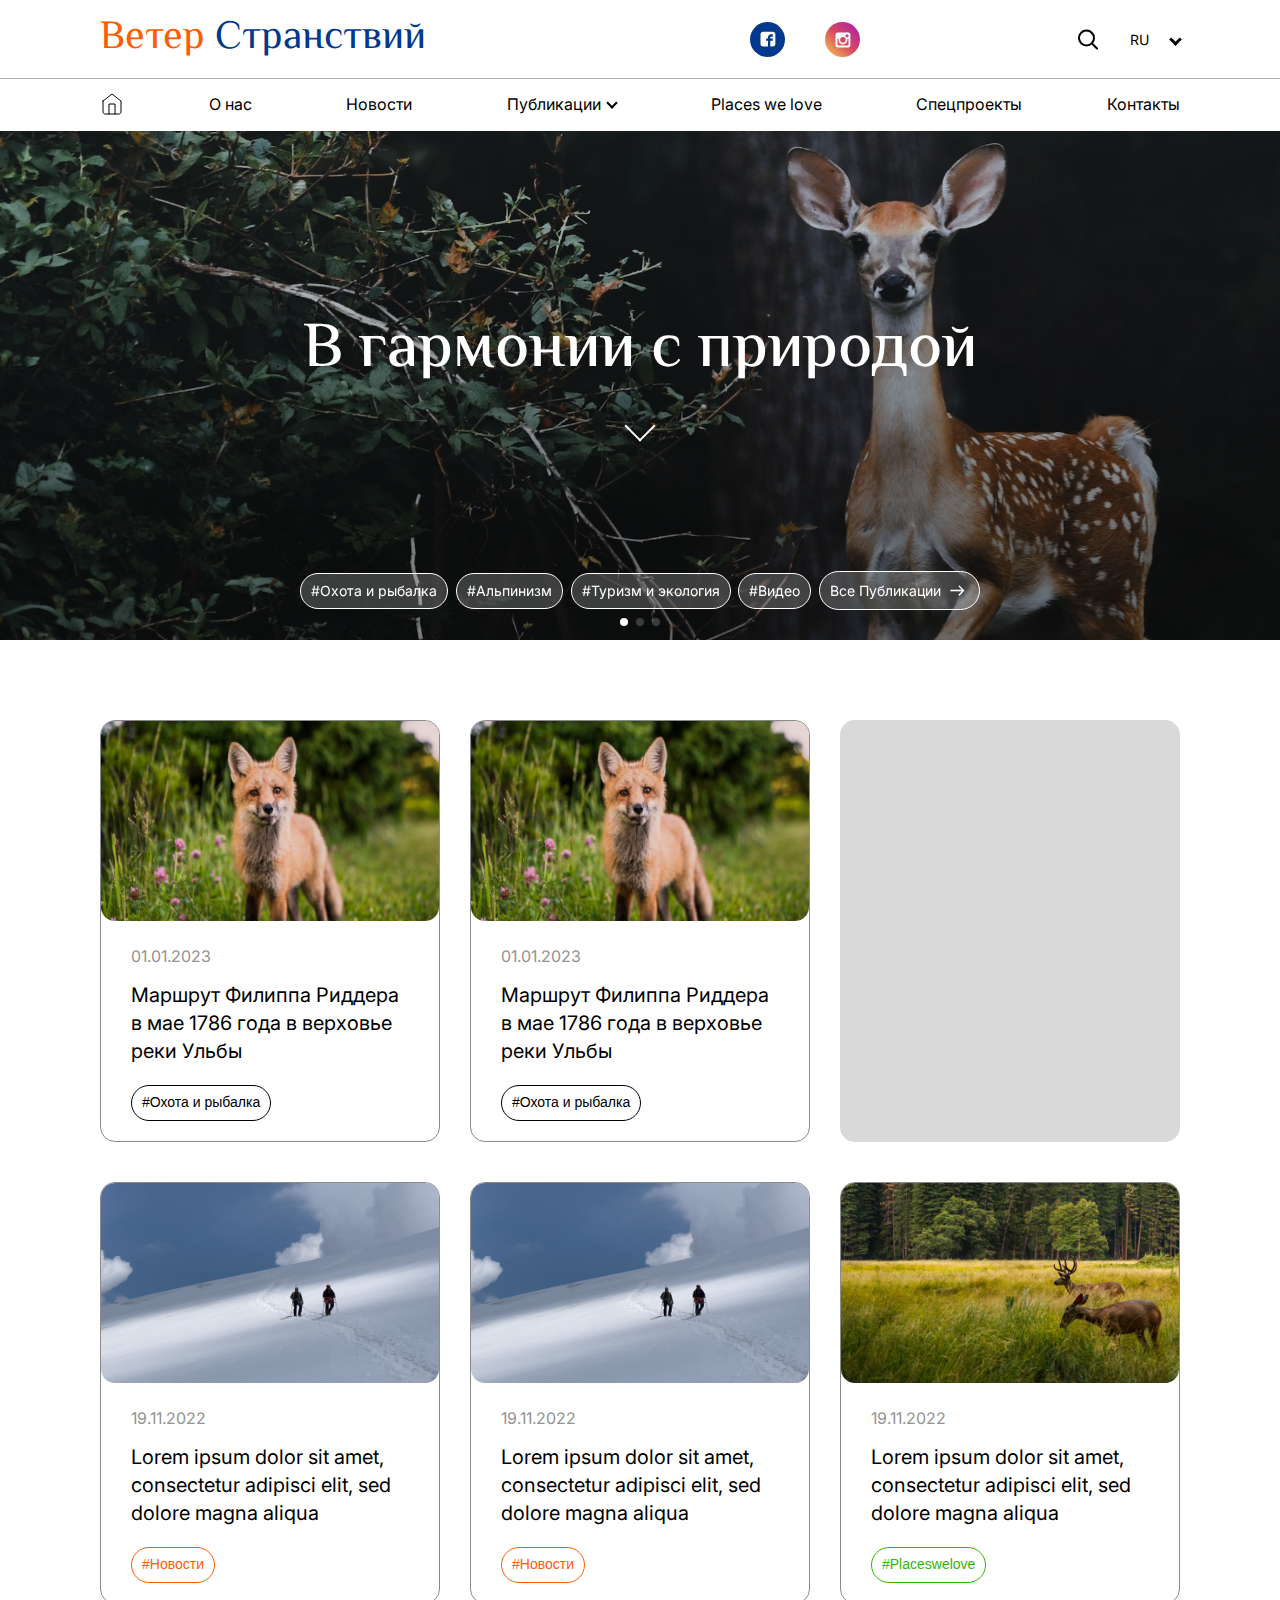
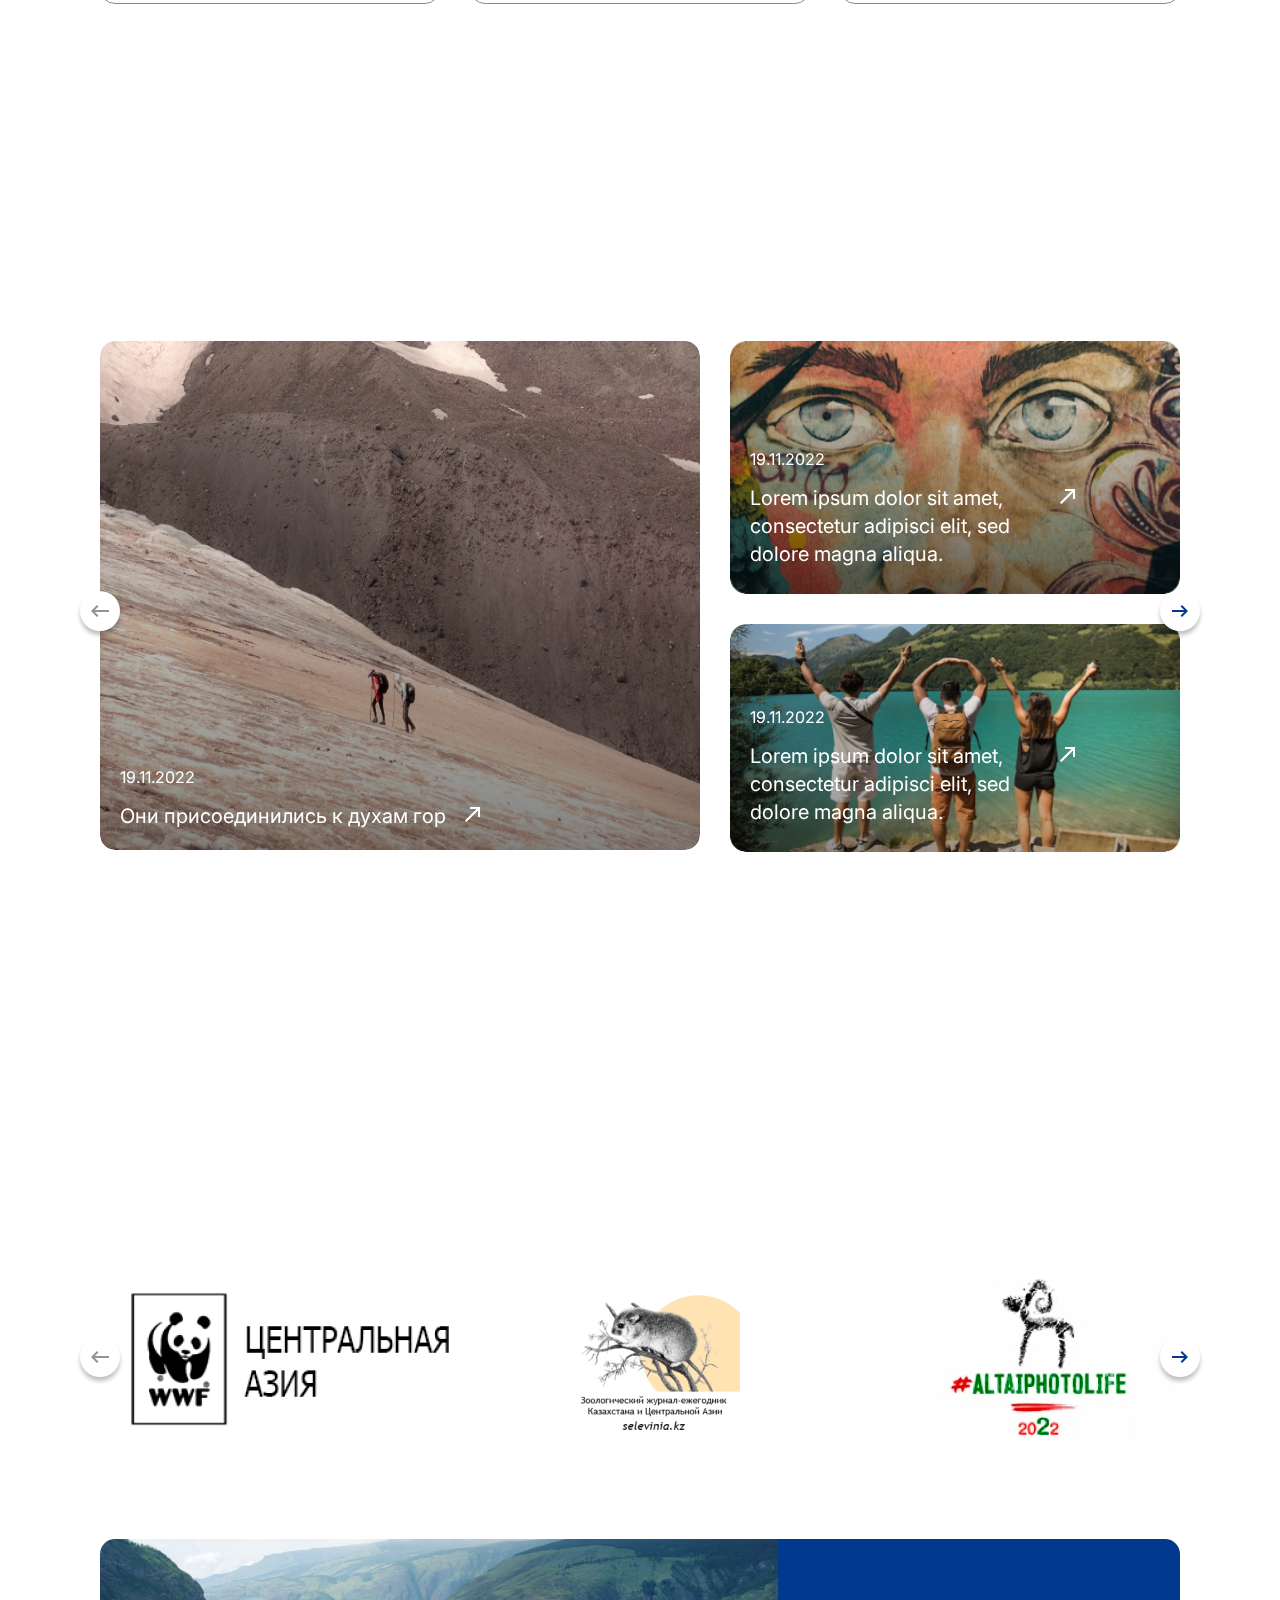
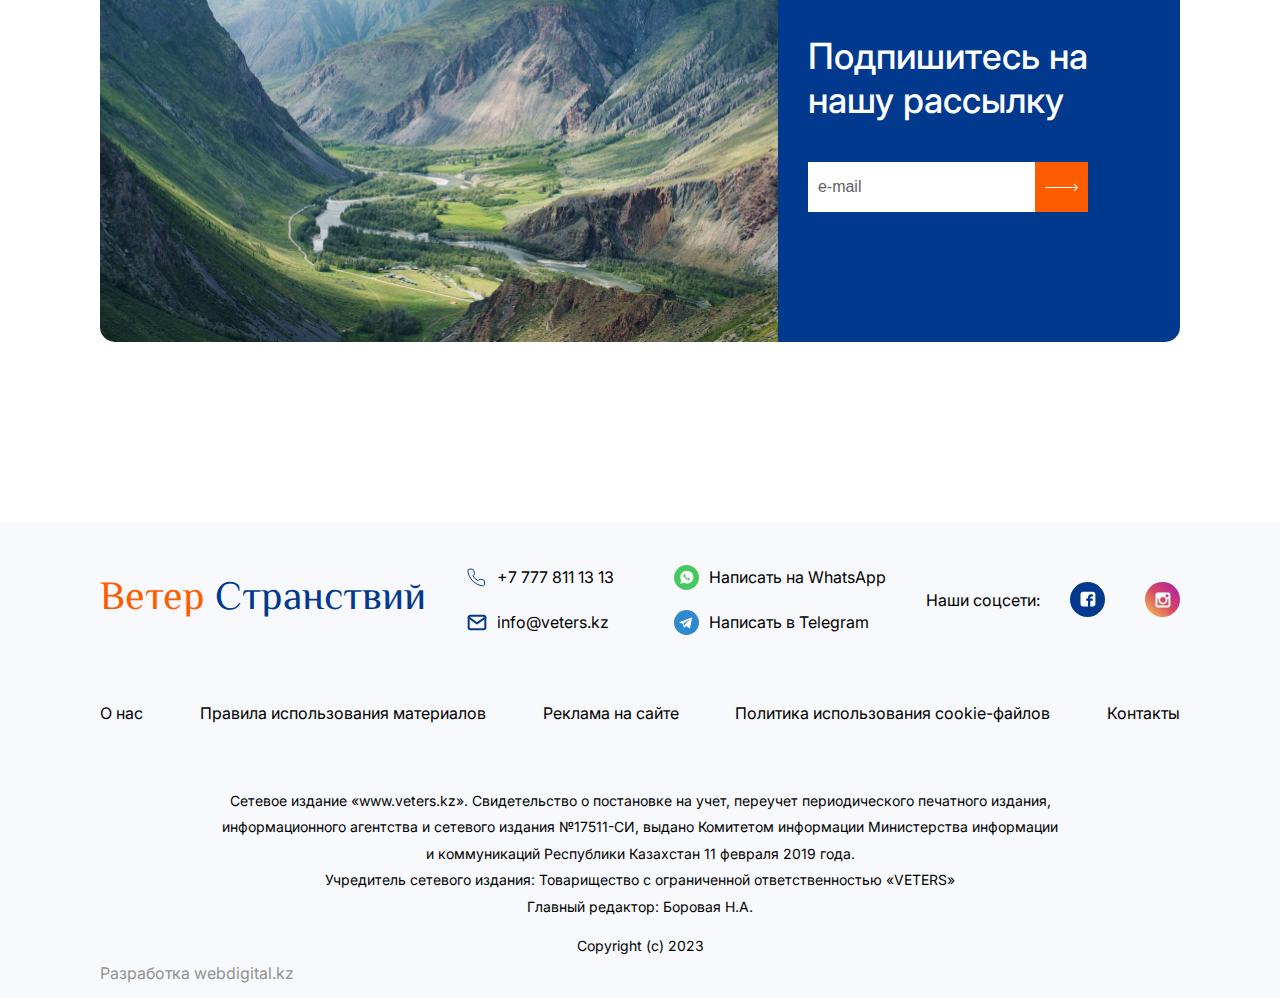
<file: index.html>
<!DOCTYPE html>
<html lang="ru">

<head>
    <meta charset="UTF-8" />
    <meta http-equiv="X-UA-Compatible" content="IE=edge" />
    <meta name="viewport" content="width=device-width, initial-scale=1.0" />
    <title></title>
    <link rel="stylesheet"
        href="https://fonts.googleapis.com/css2?family=Material+Symbols+Outlined:opsz,wght,FILL,GRAD@48,300,0,0" />
    <link rel="stylesheet" href="https://cdn.jsdelivr.net/npm/swiper@8/swiper-bundle.min.css" />
    <link rel="stylesheet" href="https://cdnjs.cloudflare.com/ajax/libs/animate.css/4.1.1/animate.min.css" />
    <!-- main css file -->
    <link rel="stylesheet" href="css/style.min.css" />
</head>

<body>
    <header class="header">
        <div class="header-top">
            <div class="container">
                <div class="header-wrapper wow animate__animated animate__fadeInDown">
                    <div class="header-logo main-title">Ветер <span>Странствий</span></div>
                    <div class="header-inner flex-sb">
                        <div class="header-media flex">
                            <a href="#"><img src="img/facebook.svg" alt="media"></a>
                            <a href="#"><img src="img/instagram.svg" alt="media"></a>
                        </div>
                        <div class="header-switch flex">
                            <div class="header-search">
                                <img src="img/search.svg" alt="" class="header-search__main">
                                <div class="header-search__hovered">
                                    <form action="#" class="header-search__hovered-form">
                                        <img src="img/search-hovered.svg" alt="">
                                        <input type="text">
                                        <button>Найти</button>
                                    </form>
                                </div>
                            </div>
                            <div class="header-languages">
                                <div class="custom-select" style="width:60px;">
                                    <select>
                                        <option value="0">RU</option>
                                        <option value="0">RU</option>
                                        <option value="1">KZ</option>
                                        <option value="2">ENG</option>
                                    </select>
                                </div>
                            </div>
                        </div>
                        <div class="header__menu">
                            <img src="img/burger.svg" alt="">
                        </div>
                        <div class="header__mobile">
                            <div class="header__mobile-wrapper">
                                <a href="index.html" class="header-nav__link">
                                    <img src="img/home.svg" alt="home">
                                </a>
                                <a href="about.html" class="header-nav__link">О нас</a>
                                <a href="news.html" class="header-nav__link">Новости</a>
                                <div class="header-nav__link-menu">
                                    <div class="header-nav__link header-nav__link-submenu-mobile">
                                        Публикации
                                    </div>
                                    <ul class="header-nav__menu-mobile">
                                        <object>
                                            <li>
                                                <a href="">Охота и рыбалка</a>
                                            </li>
                                            <li>
                                                <a href="publications.html">Туризм и экология</a>
                                            </li>
                                            <li>
                                                <a href="">Альпинизм</a>
                                            </li>
                                            <li>
                                                <a href="">Видео</a>
                                            </li>
                                        </object>
                                    </ul>
                                </div>
                                <a href="places.html" class="header-nav__link">Places we love</a>
                                <a href="specprojects.html" class="header-nav__link">Спецпроекты</a>
                                <a href="contacts.html" class="header-nav__link">Контакты</a>
                                <div class="header-languages">
                                    <div class="custom-select" style="width:60px;">
                                        <select>
                                            <option value="0">RU</option>
                                            <option value="0">RU</option>
                                            <option value="1">KZ</option>
                                            <option value="2">ENG</option>
                                        </select>
                                    </div>
                                </div>
                            </div>
                        </div>
                    </div>
                </div>
            </div>
        </div>
        <nav class="header-nav">
            <div class="container">
                <div class="header-wrapper">
                    <a href="index.html" class="header-nav__link">
                        <img src="img/home.svg" alt="home">
                    </a>
                    <a href="about.html" class="header-nav__link">О нас</a>
                    <a href="news.html" class="header-nav__link">Новости</a>
                    <div class="header-nav__link-menu">
                        <div class="header-nav__link header-nav__link-submenu">
                            Публикации
                        </div>
                        <ul class="header-nav__menu">
                            <object>
                                <li>
                                    <a href="">Охота и рыбалка</a>
                                </li>
                                <li>
                                    <a href="publications.html">Туризм и экология</a>
                                </li>
                                <li>
                                    <a href="">Альпинизм</a>
                                </li>
                                <li>
                                    <a href="">Видео</a>
                                </li>
                            </object>
                        </ul>
                    </div>
                    <a href="places.html" class="header-nav__link">Places we love</a>
                    <div class="header-languages">
                        <div class="custom-select" style="width:60px;">
                            <select>
                                <option value="0">RU</option>
                                <option value="0">RU</option>
                                <option value="1">KZ</option>
                                <option value="2">ENG</option>
                            </select>
                        </div>
                    </div>
                    <a href="specprojects.html" class="header-nav__link">Спецпроекты</a>
                    <a href="contacts.html" class="header-nav__link">Контакты</a>
                </div>
            </div>
        </nav>
        <div class="container">
            <div class="form-search-mobile">
                <img src="img/search-hovered.svg" alt="">
                <input type="text">
            </div>
        </div>
    </header>
    <main class="main">
        <section class="promo">
            <div class="swiper promo-swiper">
                <div class="swiper-wrapper">
                    <div class="swiper-slide promo-slide">
                        <div class="container">
                            <div class="promo-wrapper">
                                <div class="promo-content">
                                    <div class="promo-title main-title">
                                        В гармонии с природой
                                    </div>
                                    <a href="#content" class="promo-arrow" onclick="slowScroll('#content')">
                                        <i class="arrow-down"></i>
                                    </a>
                                </div>
                                <div class="promo-hash flex-sb  wow animate__animated animate__fadeInUp">
                                    <a href="" class="promo-item">
                                        #Охота и рыбалка
                                    </a>
                                    <a href="" class="promo-item">
                                        #Альпинизм
                                    </a>
                                    <a href="publications.html" class="promo-item">
                                        #Туризм и экология
                                    </a>
                                    <a href="" class="promo-item">
                                        #Видео
                                    </a>
                                    <a href="" class="promo-item flex">
                                        Все Публикации
                                        <span class="material-symbols-outlined">
                                            arrow_right_alt
                                        </span>
                                    </a>
                                </div>
                            </div>
                        </div>
                    </div>
                    <div class="swiper-slide promo-slide">
                        <div class="container">
                            <div class="promo-wrapper">
                                <div class="promo-content">
                                    <div class="promo-title main-title">
                                        В гармонии с природой
                                    </div>
                                    <a href="#content" class="promo-arrow" onclick="slowScroll('#content')">
                                        <i class="arrow-down"></i>
                                    </a>
                                </div>
                                <div class="promo-hash flex-sb">
                                    <div class="promo-item">
                                        #Охота и рыбалка
                                    </div>
                                    <div class="promo-item">
                                        #Альпинизм
                                    </div>
                                    <div class="promo-item">
                                        #Туризм и экология
                                    </div>
                                    <div class="promo-item">
                                        #Видео
                                    </div>
                                    <div class="promo-item flex">
                                        Все Публикации
                                        <span class="material-symbols-outlined">
                                            arrow_right_alt
                                        </span>
                                    </div>
                                </div>
                            </div>
                        </div>
                    </div>
                    <div class="swiper-slide promo-slide">
                        <div class="container">
                            <div class="promo-wrapper">
                                <div class="promo-content">
                                    <div class="promo-title main-title">
                                        В гармонии с природой
                                    </div>
                                    <a href="#content" class="promo-arrow" onclick="slowScroll('#content')">
                                        <i class="arrow-down"></i>
                                    </a>
                                </div>
                                <div class="promo-hash flex-sb">
                                    <div class="promo-item">
                                        #Охота и рыбалка
                                    </div>
                                    <div class="promo-item">
                                        #Альпинизм
                                    </div>
                                    <div class="promo-item">
                                        #Туризм и экология
                                    </div>
                                    <div class="promo-item">
                                        #Видео
                                    </div>
                                    <div class="promo-item flex">
                                        Все Публикации
                                        <span class="material-symbols-outlined">
                                            arrow_right_alt
                                        </span>
                                    </div>
                                </div>
                            </div>
                        </div>
                    </div>
                </div>
                <div class="swiper-pagination promo-swiper-pagination"></div>
            </div>
            <div class="container hash-slider">
                <div class="hash-slider-wrapper">
                    
                <div class="promo-hash flex-sb">
                    <a href="" class="promo-item">
                        #Охота и рыбалка
                    </a>
                    <a href="" class="promo-item">
                        #Альпинизм
                    </a>
                    <a href="publications.html" class="promo-item">
                        #Туризм и экология
                    </a>
                    <a href="" class="promo-item">
                        #Видео
                    </a>
                    <a href="" class="promo-item flex">
                        Все Публикации
                        <span class="material-symbols-outlined">
                            arrow_right_alt
                        </span>
                    </a>
                </div>
                </div>
            </div>
        </section>
        <!-- <section class="adver wow animate__animated animate__fadeInDown" id="content">
            <div class="container">
                <div class="adver-wrapper">

                </div>
            </div>
        </section> -->
        <section class="cards">
            <div class="container">
                <div class="cards-overall">
                    <div class="cards-wrapper">
                        <div class="cards-item">
                            <div class="cards-img__wrapper">
                                <div class="cards-img cards-img-general cards-img-1"></div>
                            </div>
                            <div class="cards-inner">
                                <div class="cards-date">01.01.2023</div>
                                <div class="cards-title">
                                    Маршрут Филиппа Риддера
                                    в мае 1786 года в верховье реки Ульбы
                                </div>
                                <a href="#"><button class="cards-btn cards-type-hunt">#Охота и рыбалка</button></a>
                            </div>
                        </div>
                        <div class="cards-item">
                            <div class="cards-img__wrapper">
                                <div class="cards-img cards-img-general cards-img-1"></div>
                            </div>
                            <div class="cards-inner">
                                <div class="cards-date">01.01.2023</div>
                                <div class="cards-title">
                                    Маршрут Филиппа Риддера
                                    в мае 1786 года в верховье реки Ульбы
                                </div>
                                <a href=""><button class="cards-btn cards-type-hunt">#Охота и рыбалка</button></a>
                            </div>
                        </div>
                        <div class="adver-item">
                            <!-- <div class="cards-img__wrapper">
                            <div class="cards-img cards-img-1"></div>
                        </div>
                        <div class="cards-inner">
                            <div class="cards-date">01.01.2023</div>
                            <div class="cards-title">
                                Маршрут Филиппа Риддера
                                в мае 1786 года в верховье реки Ульбы
                            </div>
                            <button class="cards-btn">#Охота и рыбалка</button>
                        </div> -->
                        </div>
                        <div class="cards-item">
                            <div class="cards-img__wrapper">
                                <div class="cards-img cards-img-general cards-img-2"></div>
                            </div>
                            <div class="cards-inner">
                                <div class="cards-date">19.11.2022</div>
                                <div class="cards-title">
                                    Lorem ipsum dolor sit amet, consectetur adipisci elit, sed dolore magna aliqua
                                </div>
                                <a href=""><button class="cards-btn cards-type-news">#Новости</button></a>
                            </div>
                        </div>
                        <div class="cards-item">
                            <div class="cards-img__wrapper">
                                <div class="cards-img cards-img-general cards-img-2"></div>
                            </div>
                            <div class="cards-inner">
                                <div class="cards-date">19.11.2022</div>
                                <div class="cards-title">
                                    Lorem ipsum dolor sit amet, consectetur adipisci elit, sed dolore magna aliqua
                                </div>
                                <a href=""> <button class="cards-btn cards-type-news">#Новости</button></a>
                            </div>
                        </div>

                        <div class="cards-item">
                            <div class="cards-img__wrapper">
                                <div class="cards-img cards-img-general cards-img-3"></div>
                            </div>
                            <div class="cards-inner">
                                <div class="cards-date">19.11.2022</div>
                                <div class="cards-title">
                                    Lorem ipsum dolor sit amet, consectetur adipisci elit, sed dolore magna aliqua
                                </div>
                                <a href=""> <button class="cards-btn cards-type-places">#Placeswelove</button></a>
                            </div>
                        </div>
                    </div>
                    <div class="cards-toggle">
                        <div class="cards-item">
                            <div class="cards-img__wrapper">
                                <div class="cards-img cards-img-general cards-img-1"></div>
                            </div>
                            <div class="cards-inner">
                                <div class="cards-date">01.01.2023</div>
                                <div class="cards-title">
                                    Маршрут Филиппа Риддера
                                    в мае 1786 года в верховье реки Ульбы
                                </div>
                                <a href="#"><button class="cards-btn cards-type-hunt">#Охота и рыбалка</button></a>
                            </div>
                        </div>
                        <div class="cards-item">
                            <div class="cards-img__wrapper">
                                <div class="cards-img cards-img-general cards-img-1"></div>
                            </div>
                            <div class="cards-inner">
                                <div class="cards-date">01.01.2023</div>
                                <div class="cards-title">
                                    Маршрут Филиппа Риддера
                                    в мае 1786 года в верховье реки Ульбы
                                </div>
                                <a href=""><button class="cards-btn cards-type-hunt">#Охота и рыбалка</button></a>
                            </div>
                        </div>
                        <div class="cards-item">
                            <div class="cards-img__wrapper">
                                <div class="cards-img cards-img-general cards-img-1"></div>
                            </div>
                            <div class="cards-inner">
                                <div class="cards-date">01.01.2023</div>
                                <div class="cards-title">
                                    Маршрут Филиппа Риддера
                                    в мае 1786 года в верховье реки Ульбы
                                </div>
                                <a href=""><button class="cards-btn cards-type-hunt">#Охота и рыбалка</button></a>
                            </div>
                        </div>
                    </div>
                    <button class="show-more wow animate__animated animate__fadeInDown">Загрузить ещё</button>
                </div>
            </div>
        </section>
        <section class="projects">
            <div class="container">
                <h1 class="title projects-title wow animate__animated animate__fadeInLeft">Спецпроекты</h1>
                <div class="projects-wrapper">
                    <div class="swiper projects-swiper">
                        <div class="swiper-wrapper">
                            <div class="swiper-slide">
                                <div class="projects-inner">
                                    <div class="projects-item projects-item-main">
                                        <img src="img/projects-pic1.png" alt="" class="projects-bg">
                                        <a href="" class="projects-text">
                                            <div class="projects-time">
                                                19.11.2022
                                            </div>
                                            <div class="projects-heading">
                                                <p>
                                                    Они присоединились к духам гор
                                                </p>
                                                </p>
                                                <span class="material-symbols-outlined">
                                                    north_east
                                                </span>
                                            </div>
                                        </a>
                                    </div>
                                    <div class="projects-item projects-item-child">
                                        <img src="img/projects-pic2.png" alt="" class="projects-bg">
                                        <a href="" class="projects-text">
                                            <div class="projects-time">
                                                19.11.2022
                                            </div>
                                            <div class="projects-heading">
                                                <p>
                                                    Lorem ipsum dolor sit amet, consectetur adipisci elit, sed dolore
                                                    magna aliqua.
                                                </p>
                                                <span class="material-symbols-outlined">
                                                    north_east
                                                </span>
                                            </div>
                                        </a>
                                    </div>
                                    <div class="projects-item projects-item-child">
                                        <img src="img/projects-pic3.png" alt="" class="projects-bg">
                                        <a href="" class="projects-text">
                                            <div class="projects-time">
                                                19.11.2022
                                            </div>
                                            <div class="projects-heading">
                                                <p>
                                                    Lorem ipsum dolor sit amet, consectetur adipisci elit, sed dolore
                                                    magna aliqua.
                                                </p>
                                                <span class="material-symbols-outlined">
                                                    north_east
                                                </span>
                                            </div>
                                        </a>
                                    </div>
                                </div>

                            </div>
                            <div class="swiper-slide">
                                <div class="projects-inner">
                                    <div class="projects-item projects-item-main">
                                        <img src="img/projects-pic2.png" alt="" class="projects-bg">
                                        <a href="" class="projects-text">
                                            <div class="projects-time">
                                                19.11.2022
                                            </div>
                                            <div class="projects-heading">
                                                <p>
                                                    Они присоединились к духам гор
                                                </p>
                                                </p>
                                                <span class="material-symbols-outlined">
                                                    north_east
                                                </span>
                                            </div>
                                        </a>
                                    </div>
                                    <div class="projects-item projects-item-child">
                                        <img src="img/projects-pic1.png" alt="" class="projects-bg">
                                        <a href="" class="projects-text">
                                            <div class="projects-time">
                                                19.11.2022
                                            </div>
                                            <div class="projects-heading">
                                                <p>
                                                    Lorem ipsum dolor sit amet, consectetur adipisci elit, sed dolore
                                                    magna aliqua.
                                                </p>
                                                <span class="material-symbols-outlined">
                                                    north_east
                                                </span>
                                            </div>
                                        </a>
                                    </div>
                                    <div class="projects-item projects-item-child">
                                        <img src="img/projects-pic3.png" alt="" class="projects-bg">
                                        <a href="" class="projects-text">
                                            <div class="projects-time">
                                                19.11.2022
                                            </div>
                                            <div class="projects-heading">
                                                <p>
                                                    Lorem ipsum dolor sit amet, consectetur adipisci elit, sed dolore
                                                    magna aliqua.
                                                </p>
                                                <span class="material-symbols-outlined">
                                                    north_east
                                                </span>
                                            </div>
                                        </a>
                                    </div>
                                </div>

                            </div>
                            <div class="swiper-slide">
                                <div class="projects-inner">
                                    <div class="projects-item projects-item-main">
                                        <img src="img/projects-pic1.png" alt="" class="projects-bg">
                                        <a href="" class="projects-text">
                                            <div class="projects-time">
                                                19.11.2022
                                            </div>
                                            <div class="projects-heading">
                                                <p>
                                                    Они присоединились к духам гор
                                                </p>
                                                </p>
                                                <span class="material-symbols-outlined">
                                                    north_east
                                                </span>
                                            </div>
                                        </a>
                                    </div>
                                    <div class="projects-item projects-item-child">
                                        <img src="img/projects-pic2.png" alt="" class="projects-bg">
                                        <a href="" class="projects-text">
                                            <div class="projects-time">
                                                19.11.2022
                                            </div>
                                            <div class="projects-heading">
                                                <p>
                                                    Lorem ipsum dolor sit amet, consectetur adipisci elit, sed dolore
                                                    magna aliqua.
                                                </p>
                                                <span class="material-symbols-outlined">
                                                    north_east
                                                </span>
                                            </div>
                                        </a>
                                    </div>
                                    <div class="projects-item projects-item-child">
                                        <img src="img/projects-pic3.png" alt="" class="projects-bg">
                                        <a href="" class="projects-text">
                                            <div class="projects-time">
                                                19.11.2022
                                            </div>
                                            <div class="projects-heading">
                                                <p>
                                                    Lorem ipsum dolor sit amet, consectetur adipisci elit, sed dolore
                                                    magna aliqua.
                                                </p>
                                                <span class="material-symbols-outlined">
                                                    north_east
                                                </span>
                                            </div>
                                        </a>
                                    </div>
                                </div>

                            </div>
                        </div>
                    </div>
                    <div class="swiper-button-prev projects-swiper-button-prev">
                        <span class="material-symbols-outlined">
                            keyboard_backspace
                        </span>
                    </div>
                    <div class="swiper-button-next projects-swiper-button-next">
                        <span class="material-symbols-outlined">
                            arrow_right_alt
                        </span>
                    </div>
                </div>
            </div>
        </section>
        <section class="adver wow animate__animated animate__fadeInDown">
            <div class="container">
                <div class="adver-wrapper">

                </div>
            </div>
        </section>
        <section class="partners">
            <div class="container">
                <div class="title partners-title wow animate__animated animate__fadeInUp">Наши партнёры</div>
                <div class="partners-wrapper">
                    <div class="swiper partners-swiper">
                        <div class="swiper-wrapper">
                            <div class="swiper-slide">
                                <img src="img/part1.png " alt="">
                            </div>
                            <div class="swiper-slide">
                                <img src="img/part2.png " alt="">
                            </div>
                            <div class="swiper-slide">
                                <img src="img/part3.png " alt="">
                            </div>
                            <div class="swiper-slide">
                                <img src="img/part3.png " alt="">
                            </div>
                        </div>
                    </div>
                    <div class="swiper-button-prev partners-swiper-button-prev">
                        <span class="material-symbols-outlined">
                            keyboard_backspace
                        </span>
                    </div>
                    <div class="swiper-button-next partners-swiper-button-next">
                        <span class="material-symbols-outlined">
                            arrow_right_alt
                        </span>
                    </div>
                </div>
            </div>
        </section>
        <section class="form">
            <div class="container">
                <div class="form-wrapper">
                    <div class="form-bg"></div>
                    <form class="form-inner">
                        <h1>Подпишитесь на нашу рассылку</h1>
                        <div class="form-inner__wrapper">
                            <input type="email" placeholder="e-mail">
                            <button>
                                <img src="img/arrow-right.svg" alt="">
                            </button>
                        </div>
                    </form>
                </div>
            </div>
        </section>
    </main>
    <footer class="footer">
        <div class="container">
            <div class="footer-top">
                <div class="footer-logo main-title"><span>Ветер</span> Странствий</div>
                <div class="footer-inner">
                    <div class="footer-inner-child">
                        <a href="tel:+77778111313" class="footer-item">
                            <img src="img/tel.svg" alt="">
                            <p>+7 777 811 13 13</p>
                        </a>
                        <a href="mailto:info@veters.kz" class="footer-item">
                            <img src="img/mail.svg" alt="">
                            <p>info@veters.kz</p>
                        </a>
                    </div>
                    <div class="footer-inner-child">
                        <a href="" class="footer-item">
                            <img src="img/whatsapp.svg" alt="">
                            <p>Написать на WhatsApp</p>
                        </a>
                        <a href="" class="footer-item">
                            <img src="img/telegram.svg" alt="">
                            <p>Написать в Telegram</p>
                        </a>
                    </div>


                </div>
                <div class="footer-media-wrapper">
                    <p>Наши соцсети: </p>
                    <div class="footer-media">
                        <a href="">
                            <img src="img/facebook.svg" alt="">
                        </a>
                        <a href="">
                            <img src="img/instagram.svg" alt="">
                        </a>
                    </div>
                </div>
            </div>
            <div class="footer-nav">
                <a href="about.html">О нас</a>
                <a href="">Правила использования материалов</a>
                <a href="">Реклама на сайте</a>
                <a href="">Политика использования cookie-файлов</a>
                <a href="contacts.html">Контакты</a>
            </div>
            <div class="footer-info">
                Сетевое издание «www.veters.kz». Свидетельство о постановке на учет, переучет периодического печатного
                издания,
                <br>
                информационного агентства и сетевого издания №17511-СИ, выдано Комитетом информации Министерства
                информации
                <br>
                и коммуникаций Республики Казахстан 11 февраля 2019 года.
                <br>
                Учредитель сетевого издания: Товарищество с ограниченной ответственностью «VETERS»
                <br>
                Главный редактор: Боровая Н.А.
            </div>
            <div class="footer-copyright">Copyright (с) 2023</div>
            <div class="footer-main">
                Разработка webdigital.kz
            </div>
        </div>
    </footer>
    <!-- <div class="modal" id="modal">
        <div class="modal-backdrop" id='modal-backdrop' onclick="return closeModal()"></div>
        <div class="modal-inner">
            <img src="img/modal-close.svg" alt="close" class="modal-close-btn" onclick="return closeModal()">
            <div class="modal-top">
                Оставьте заявку и мы свяжемся с вами в ближайшее время
            </div>
            <form class="modal_form" id="form">
                <input type="text" placeholder="Ваше имя" id='name' class="modal_name" required="required" />
                <input type="text" placeholder="Номер телефона" class="modal_phone" required="required">
                <input type="text" placeholder="E-mail" class="modal_name" required="required">
                <textarea name="" id="javascript:void(0)" cols="30" rows="10" class="modal_name"
                    placeholder="Что необходимо найти?"></textarea>
                <button type='submit' class="modal_button btn-click" onclick="return openFeedBack()">Отправить</button>
            </form>
        </div>
    </div>
    <div class="modal-feedback" id="modal-feedback">
        <div class="modal-feedback-backdrop" id='modal-feedback-backdrop' onclick="return closeFeedback()"></div>
        <div class="modal-feedback-inner">
            <div class="modal-feedback-top">Заявка отправлена!</div>
            <div class="modal-feedback-wr">
                <button class='modal-feedback-button' onclick="return closeFeedback()">Ок</button>
            </div>
        </div>
    </div> -->
    <script src="https://cdnjs.cloudflare.com/ajax/libs/wow/1.1.2/wow.min.js"></script>
    <script src="https://code.jquery.com/jquery-3.6.3.min.js"></script>
    <script src="https://cdn.jsdelivr.net/npm/swiper@8/swiper-bundle.min.js"></script>
    <script src="js/menu.js"></script>
    <script src="js/hash.js"></script>
    <script src="js/promo.js"></script>
    <script src="js/projects.js"></script>
    <script src="js/partners.js"></script>
    <script src="js/change.js"></script>
    <script src="js/scroll.js"></script>
    <script src="js/show.js"></script>
    <script src="js/wow-init.js"></script>
</body>

</html>
</file>
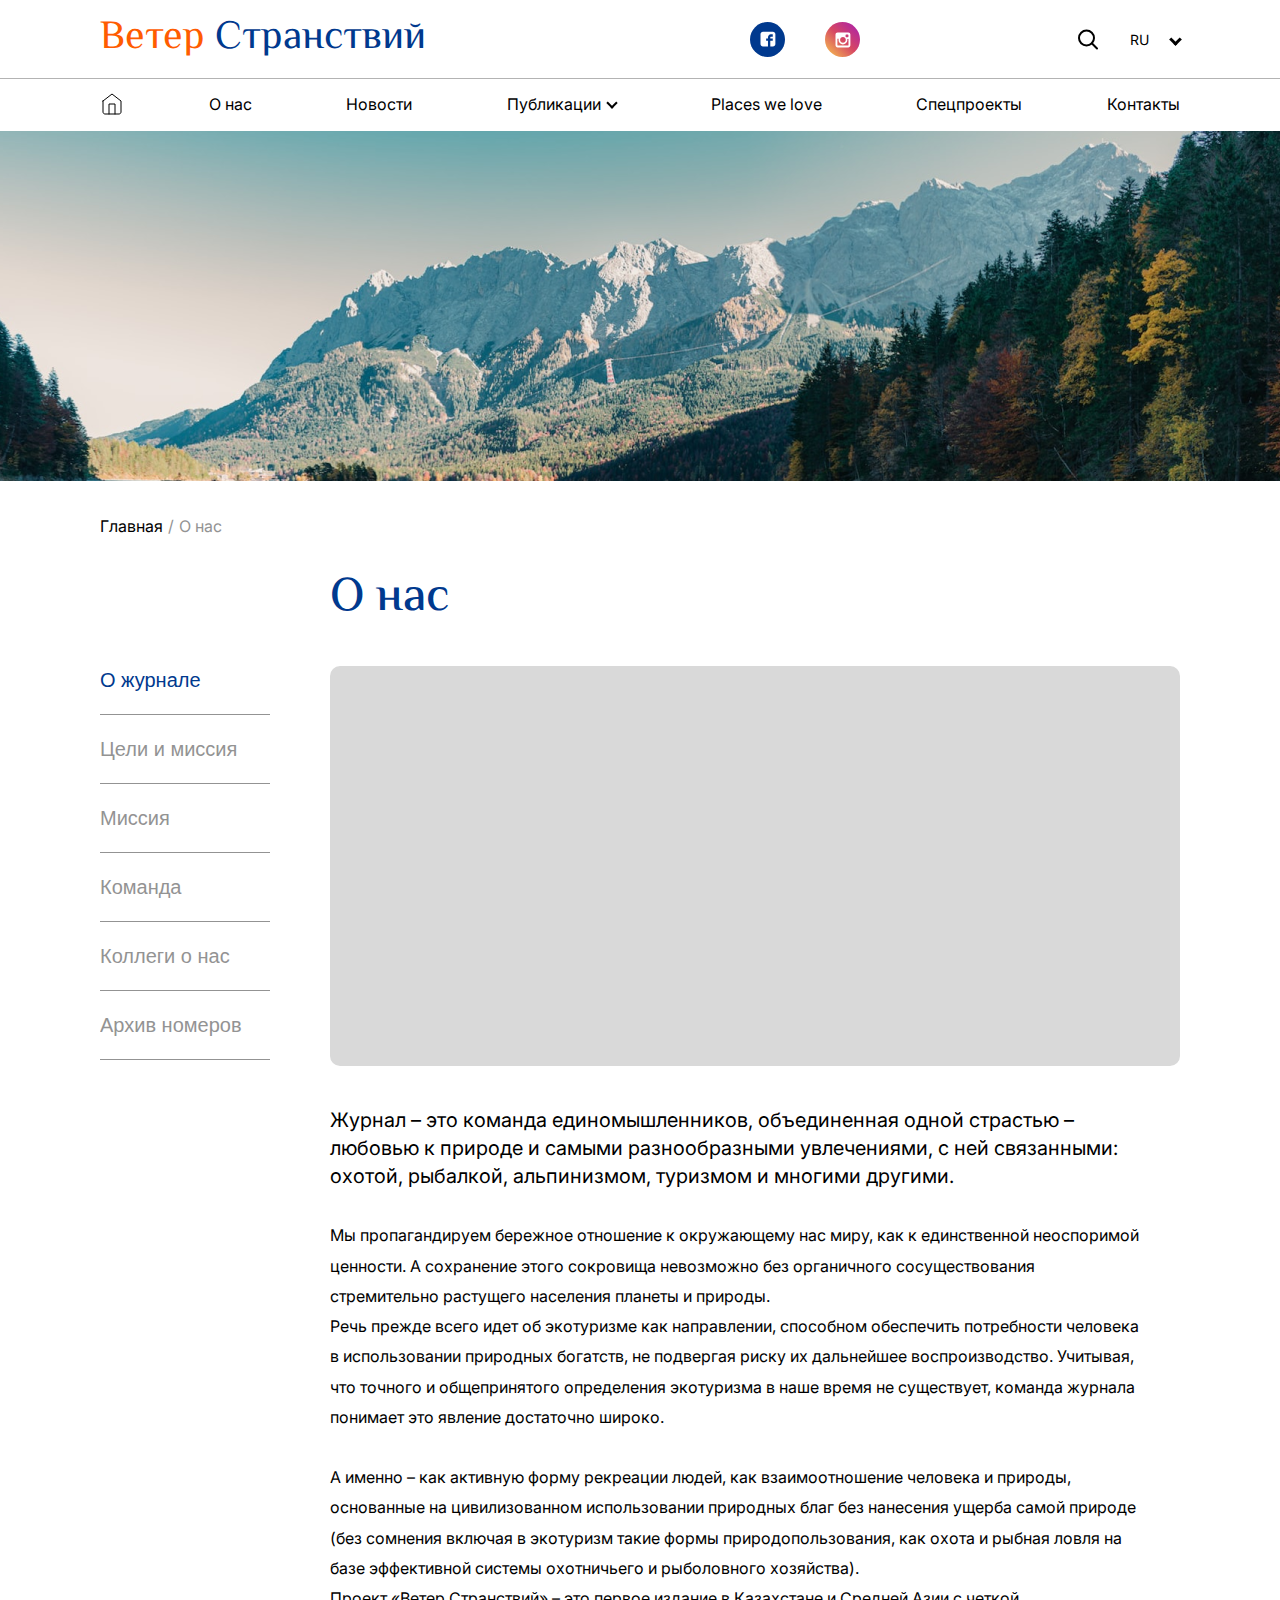
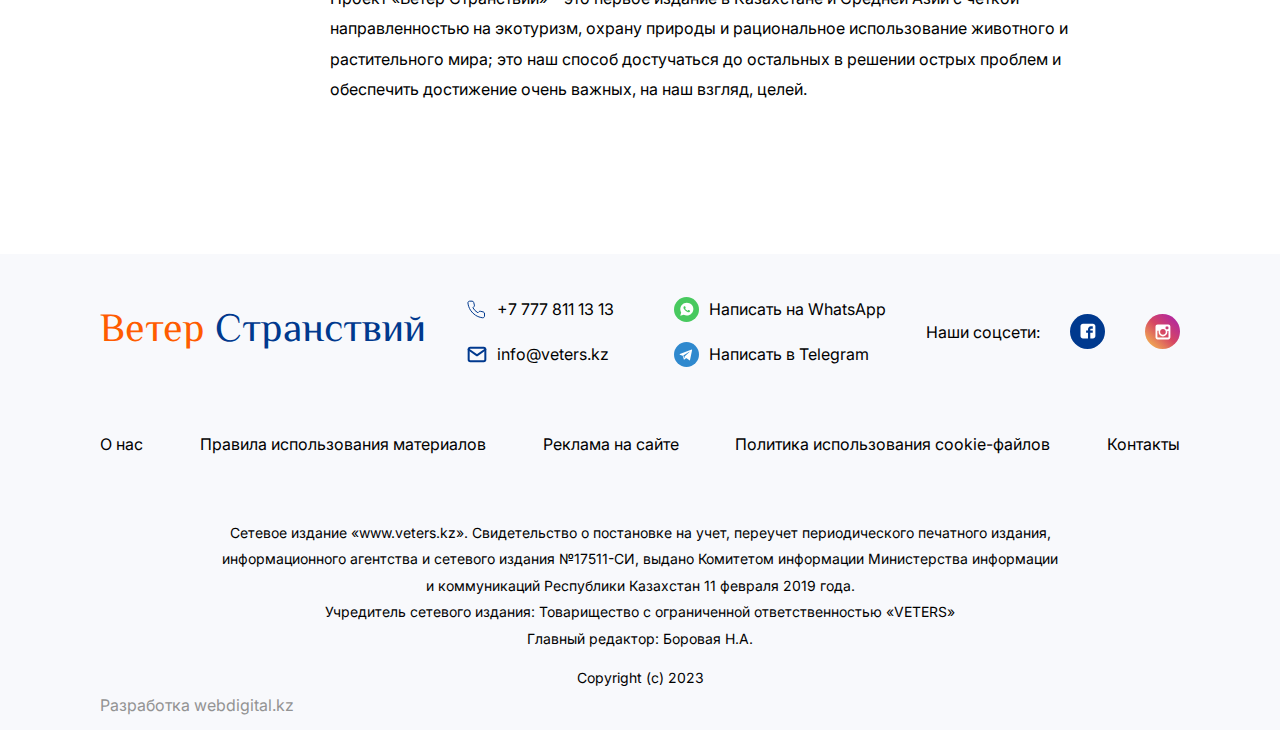
<file: about.html>
<!DOCTYPE html>
<html lang="ru">

<head>
    <meta charset="UTF-8" />
    <meta http-equiv="X-UA-Compatible" content="IE=edge" />
    <meta name="viewport" content="width=device-width, initial-scale=1.0" />
    <title></title>
    <link rel="stylesheet"
        href="https://fonts.googleapis.com/css2?family=Material+Symbols+Outlined:opsz,wght,FILL,GRAD@48,300,0,0" />
    <link rel="stylesheet" href="https://cdnjs.cloudflare.com/ajax/libs/animate.css/4.1.1/animate.min.css" />
    <!-- main css file -->
    <link rel="stylesheet" href="css/about.min.css" />
</head>

<body>
    <header class="header">
        <div class="header-top">
            <div class="container">
                <div class="header-wrapper wow animate__animated animate__fadeInDown">
                    <div class="header-logo main-title">Ветер <span>Странствий</span></div>
                    <div class="header-inner flex-sb">
                        <div class="header-media flex">
                            <a href="#"><img src="img/facebook.svg" alt="media"></a>
                            <a href="#"><img src="img/instagram.svg" alt="media"></a>
                        </div>
                        <div class="header-switch flex">
                            <div class="header-search">
                                <img src="img/search.svg" alt="" class="header-search__main">
                                <div class="header-search__hovered">
                                    <form action="#" class="header-search__hovered-form">
                                        <img src="img/search-hovered.svg" alt="">
                                        <input type="text">
                                        <button>Найти</button>
                                    </form>
                                </div>
                            </div>
                            <div class="header-languages">
                                <div class="custom-select" style="width:60px;">
                                    <select>
                                        <option value="0">RU</option>
                                        <option value="0">RU</option>
                                        <option value="1">KZ</option>
                                        <option value="2">ENG</option>
                                    </select>
                                </div>
                            </div>
                        </div>
                        <div class="header__menu">
                            <img src="img/burger.svg" alt="">
                        </div>
                        <div class="header__mobile">
                            <div class="header__mobile-wrapper">
                                <a href="index.html" class="header-nav__link">
                                    <img src="img/home.svg" alt="home">
                                </a>
                                <a href="about.html" class="header-nav__link">О нас</a>
                                <a href="news.html" class="header-nav__link">Новости</a>
                                <div class="header-nav__link-menu">
                                    <div class="header-nav__link header-nav__link-submenu-mobile">
                                        Публикации
                                    </div>
                                    <ul class="header-nav__menu-mobile">
                                        <object>
                                            <li>
                                                <a href="">Охота и рыбалка</a>
                                            </li>
                                            <li>
                                                <a href="publications.html">Туризм и экология</a>
                                            </li>
                                            <li>
                                                <a href="">Альпинизм</a>
                                            </li>
                                            <li>
                                                <a href="">Видео</a>
                                            </li>
                                        </object>
                                    </ul>
                                </div>
                                <a href="places.html" class="header-nav__link">Places we love</a>
                                <a href="specprojects.html" class="header-nav__link">Спецпроекты</a>
                                <a href="contacts.html" class="header-nav__link">Контакты</a>
                                <div class="header-languages">
                                    <div class="custom-select" style="width:60px;">
                                        <select>
                                            <option value="0">RU</option>
                                            <option value="0">RU</option>
                                            <option value="1">KZ</option>
                                            <option value="2">ENG</option>
                                        </select>
                                    </div>
                                </div>
                            </div>
                        </div>
                    </div>
                </div>
            </div>
        </div>
        <nav class="header-nav">
            <div class="container">
                <div class="header-wrapper">
                    <a href="index.html" class="header-nav__link">
                        <img src="img/home.svg" alt="home">
                    </a>
                    <a href="about.html" class="header-nav__link">О нас</a>
                    <a href="news.html" class="header-nav__link">Новости</a>
                    <div class="header-nav__link-menu">
                        <div class="header-nav__link header-nav__link-submenu">
                            Публикации
                        </div>
                        <ul class="header-nav__menu">
                            <object>
                                <li>
                                    <a href="">Охота и рыбалка</a>
                                </li>
                                <li>
                                    <a href="publications.html">Туризм и экология</a>
                                </li>
                                <li>
                                    <a href="">Альпинизм</a>
                                </li>
                                <li>
                                    <a href="">Видео</a>
                                </li>
                            </object>
                        </ul>
                    </div>
                    <a href="places.html" class="header-nav__link">Places we love</a>
                    <div class="header-languages">
                        <div class="custom-select" style="width:60px;">
                            <select>
                                <option value="0">RU</option>
                                <option value="0">RU</option>
                                <option value="1">KZ</option>
                                <option value="2">ENG</option>
                            </select>
                        </div>
                    </div>
                    <a href="specprojects.html" class="header-nav__link">Спецпроекты</a>
                    <a href="contacts.html" class="header-nav__link">Контакты</a>
                </div>
            </div>
        </nav>
        <div class="container">
            <div class="form-search-mobile">
                <img src="img/search-hovered.svg" alt="">
                <input type="text">
            </div>
        </div>
    </header>
    <main class="main about-main">
        <section class="banner"></section>
        <section class="wrapper">
            <div class="container">
                <div class="wrapper-nav">
                    <a href="index.html">Главная</a>
                    <p>/</p>
                    <a href="about.hmtl">О нас</a>
                </div>
                <div class="wrapper-top">
                    <div class="wrapper-top__invis"></div>
                    <div class="wrapper-title title">О нас</div>
                </div>
                <div class="wrapper-content">
                    <div class="wrapper-tabs tab wow animate__animated animate__fadeInLeft">
                        <button class="tablinks" onclick="openBlock(event, 'block1')" id="defaultOpen">О
                            журнале</button>
                        <button class="tablinks" onclick="openBlock(event, 'block2')">Цели и миссия</button>
                        <button class="tablinks" onclick="openBlock(event, 'block3')">Миссия</button>
                        <button class="tablinks" onclick="openBlock(event, 'block4')">Команда</button>
                        <button class="tablinks" onclick="openBlock(event, 'block5')">Коллеги о нас</button>
                        <button class="tablinks" onclick="openBlock(event, 'block6')">Архив номеров</button>
                    </div>
                    <div class="wrapper-inner">
                        <div id="block1" class="tabcontent journal">
                            <div class="journal-image"></div>
                            <div class="journal-text__wrapper">
                                <div class="journal-text__main">
                                    Журнал – это команда единомышленников, объединенная одной страстью – любовью к
                                    природе и самыми разнообразными увлечениями, с ней связанными: охотой, рыбалкой,
                                    альпинизмом, туризмом и многими другими.
                                </div>
                                <div class="journal-text__info">
                                    Мы пропагандируем бережное отношение к окружающему нас миру, как к единственной
                                    неоспоримой ценности. А сохранение этого сокровища невозможно без органичного
                                    сосуществования стремительно растущего населения планеты и природы.<br>
                                    Речь прежде всего идет об экотуризме как направлении, способном обеспечить
                                    потребности человека в использовании природных богатств, не подвергая риску их
                                    дальнейшее воспроизводство. Учитывая, что точного и общепринятого определения
                                    экотуризма в наше время не существует, команда журнала понимает это явление
                                    достаточно широко.
                                </div>
                                <div class="journal-text__info">
                                    А именно – как активную форму рекреации людей, как взаимоотношение человека и
                                    природы, основанные на цивилизованном использовании природных благ без нанесения
                                    ущерба самой природе (без сомнения включая в экотуризм такие формы
                                    природопользования, как охота и рыбная ловля на базе эффективной системы охотничьего
                                    и рыболовного хозяйства).<br>
                                    Проект «Ветер Странствий» – это первое издание в Казахстане и Средней Азии с четкой
                                    направленностью на экотуризм, охрану природы и рациональное использование животного
                                    и растительного мира; это наш способ достучаться до остальных в решении острых
                                    проблем и обеспечить достижение очень важных, на наш взгляд, целей.
                                </div>
                            </div>
                        </div>
                        <div id="block2" class="tabcontent goals">
                            <h1>Block2</h1>
                        </div>
                        <div id="block3" class="tabcontent mission">
                            <h1>Block3</h1>
                        </div>
                        <div id="block4" class="tabcontent team">
                            <div class="team-item">
                                <div class="team-item__info">
                                    <img src="img/natalia.png" alt="">
                                    <div class="team-item__inner">
                                        <div class="team-item__name">Наталья Боровая - главный редактор</div>
                                        <div class="team-item__media">
                                            <a href="tel:+77778111313" class="team-item__wrapper">
                                                <div class="team-item__image team-item__sm">
                                                    <img src="img/tel.svg" alt="">
                                                </div>
                                                <p>+7 777 811 13 13</p>
                                            </a>
                                            <div class="team-item__wrapper team__start">
                                                <div class="team-item__image team-item__sm">
                                                    <img src="img/mail-ab.svg" alt="">
                                                </div>
                                                <div class="flex">
                                                    <a href="mailto:natalya@veters.kz">natalya@veters.kz</a>
                                                    <p>, </p>
                                                    <a href="borovaya_vs@mail.ru">borovaya_vs@mail.ru</a>
                                                </div>
                                            </div>
                                            <a href="#" class="team-item__wrapper">
                                                <div class="team-item__image">
                                                    <img src="img/facebook.svg" alt="">
                                                </div>
                                                <p>@name</p>
                                            </a>
                                            <a href="#" class="team-item__wrapper">
                                                <div class="team-item__image">
                                                    <img src="img/instagram.svg" alt="">
                                                </div>
                                                <p>@name</p>
                                            </a>
                                        </div>
                                    </div>
                                </div>
                                <div class="team-item__text">
                                    Член Мензбирского орнитологического общества, член Казахстанской Ассоциации
                                    сохранения биоразнообразия (АСБК), член Казахстанской туристской Ассоциации (КТА),
                                    член Казахстанского национального географического общества. Председатель Совета
                                    деловых женщин г. Риддер при НПП «Атамекен». Обладатель ведомственной награды
                                    Министерства по инвестициям и развитию РК, нагрудного знака «Туризм саласына
                                    сіңірген еңбегі үшін» (За заслуги в области туризма). Автор многочисленных статей о
                                    природе. Любит путешествовать, фотографировать и делиться радостью от увиденного.
                                </div>
                            </div>
                            <div class="team-item">
                                <div class="team-item__info">
                                    <img src="img/svetlana.png" alt="">
                                    <div class="team-item__inner">
                                        <div class="team-item__name">Светлана Алейникова - исполнительный директор</div>
                                        <div class="team-item__media">
                                            <a href="tel:+77052043064" class="team-item__wrapper">
                                                <div class="team-item__image team-item__sm">
                                                    <img src="img/tel.svg" alt="">
                                                </div>
                                                <p>+7 705 204 30 64</p>
                                            </a>
                                            <a href="mailto:natalya@veters.kz" class="team-item__wrapper">
                                                <div class="team-item__image team-item__sm">
                                                    <img src="img/mail.svg" alt="">
                                                </div>
                                                <p>natalya@veters.kz</p>
                                            </a>
                                            <a href="#" class="team-item__wrapper">
                                                <div class="team-item__image">
                                                    <img src="img/facebook.svg" alt="">
                                                </div>
                                                <p>@name</p>
                                            </a>
                                            <a href="#" class="team-item__wrapper">
                                                <div class="team-item__image">
                                                    <img src="img/instagram.svg" alt="">
                                                </div>
                                                <p>@name</p>
                                            </a>
                                        </div>
                                    </div>
                                </div>
                            </div>
                        </div>
                        <div id="block5" class="tabcontent colleauges">
                            <a href="" class="colleauges-link">
                                12.10.2012/ Охота на летающие тарелочки (газета “Вечерний Алматы”)
                            </a>
                            <a href="" class="colleauges-link">
                                12.10.2012/ Охота на летающие тарелочки (газета “Вечерний Алматы”)
                            </a>
                            <a href="" class="colleauges-link">
                                12.10.2012/ Охота на летающие тарелочки (газета “Вечерний Алматы”)
                            </a>
                            <a href="" class="colleauges-link">
                                12.10.2012/ Охота на летающие тарелочки (газета “Вечерний Алматы”)
                            </a>
                            <a href="" class="colleauges-link">
                                12.10.2012/ Охота на летающие тарелочки (газета “Вечерний Алматы”)
                            </a>
                        </div>
                        <div id="block6" class="tabcontent archieve">
                            <div id="dd" class="wrapper-dropdown-1" tabindex="1">
                                <form class="inher">
                                    <input type="hidden" id="sel">
                                    <div class="selected" onclick="openArrow()">Архив 2021</div>
                                    <div class="container-options">
                                        <ul class="options" id="fbody">
                                            <li class="option"><span>Архив 2021</span></li>
                                            <li class="option"><span>Архив 2020</span></li>
                                            <li class="option"><span>Архив 2019</span></li>
                                            <li class="option"><span>Архив 2018</span></li>
                                            <li class="option"><span>Архив 2017</span></li>
                                            <li class="option"><span>Архив 2016</span></li>
                                        </ul>
                                    </div>
                                </form>
                                <div class="archieve-content">
                                    <a href="" class="archieve-item">
                                        <img src="img/girl.png" alt="">
                                        <div class="archieve-info">
                                            <p>№ 52</p>
                                            <div>
                                                01.01.2021
                                            </div>
                                            <div>
                                                Журнал "Ветер странствий"
                                            </div>
                                            <div>№10, 2021</div>
                                        </div>
                                    </a>
                                    <a href="" class="archieve-item">
                                        <img src="img/girl.png" alt="">
                                        <div class="archieve-info">
                                            <p>№ 52</p>
                                            <div>
                                                01.01.2021
                                            </div>
                                            <div>
                                                Журнал "Ветер странствий"
                                            </div>
                                            <div>№10, 2021</div>
                                        </div>
                                    </a>
                                    <a href="" class="archieve-item">
                                        <img src="img/girl.png" alt="">
                                        <div class="archieve-info">
                                            <p>№ 52</p>
                                            <div>
                                                01.01.2021
                                            </div>
                                            <div>
                                                Журнал "Ветер странствий"
                                            </div>
                                            <div>№10, 2021</div>
                                        </div>
                                    </a>
                                    <a href="" class="archieve-item">
                                        <img src="img/girl.png" alt="">
                                        <div class="archieve-info">
                                            <p>№ 52</p>
                                            <div>
                                                01.01.2021
                                            </div>
                                            <div>
                                                Журнал "Ветер странствий"
                                            </div>
                                            <div>№10, 2021</div>
                                        </div>
                                    </a>
                                </div>
                            </div>
                        </div>
                    </div>
                </div>
            </div>
        </section>
    </main>
    <footer class="footer">
        <div class="container">
            <div class="footer-top">
                <div class="footer-logo main-title"><span>Ветер</span> Странствий</div>
                <div class="footer-inner">
                    <div class="footer-inner-child">
                        <a href="tel:+77778111313" class="footer-item">
                            <img src="img/tel.svg" alt="">
                            <p>+7 777 811 13 13</p>
                        </a>
                        <a href="mailto:info@veters.kz" class="footer-item">
                            <img src="img/mail.svg" alt="">
                            <p>info@veters.kz</p>
                        </a>
                    </div>
                    <div class="footer-inner-child">
                        <a href="" class="footer-item">
                            <img src="img/whatsapp.svg" alt="">
                            <p>Написать на WhatsApp</p>
                        </a>
                        <a href="" class="footer-item">
                            <img src="img/telegram.svg" alt="">
                            <p>Написать в Telegram</p>
                        </a>
                    </div>


                </div>
                <div class="footer-media-wrapper">
                    <p>Наши соцсети: </p>
                    <div class="footer-media">
                        <a href="">
                            <img src="img/facebook.svg" alt="">
                        </a>
                        <a href="">
                            <img src="img/instagram.svg" alt="">
                        </a>
                    </div>
                </div>
            </div>
            <div class="footer-nav">
                <a href="about.html">О нас</a>
                <a href="">Правила использования материалов</a>
                <a href="">Реклама на сайте</a>
                <a href="">Политика использования cookie-файлов</a>
                <a href="contacts.html">Контакты</a>
            </div>
            <div class="footer-info">
                Сетевое издание «www.veters.kz». Свидетельство о постановке на учет, переучет периодического печатного
                издания,
                <br>
                информационного агентства и сетевого издания №17511-СИ, выдано Комитетом информации Министерства
                информации
                <br>
                и коммуникаций Республики Казахстан 11 февраля 2019 года.
                <br>
                Учредитель сетевого издания: Товарищество с ограниченной ответственностью «VETERS»
                <br>
                Главный редактор: Боровая Н.А.
            </div>
            <div class="footer-copyright">Copyright (с) 2023</div>
            <div class="footer-main">
                Разработка webdigital.kz
            </div>
        </div>
    </footer>
    <script src="https://cdnjs.cloudflare.com/ajax/libs/wow/1.1.2/wow.min.js"></script>
    <script src="https://code.jquery.com/jquery-3.6.3.min.js"></script>
    <script src="js/menu.js"></script>
    <script src="js/tabs.js"></script>
    <script src="js/change.js"></script>
    <script src="js/archieve.js"></script>
    <script src="js/wow-init.js"></script>
</body>

</html>
</file>
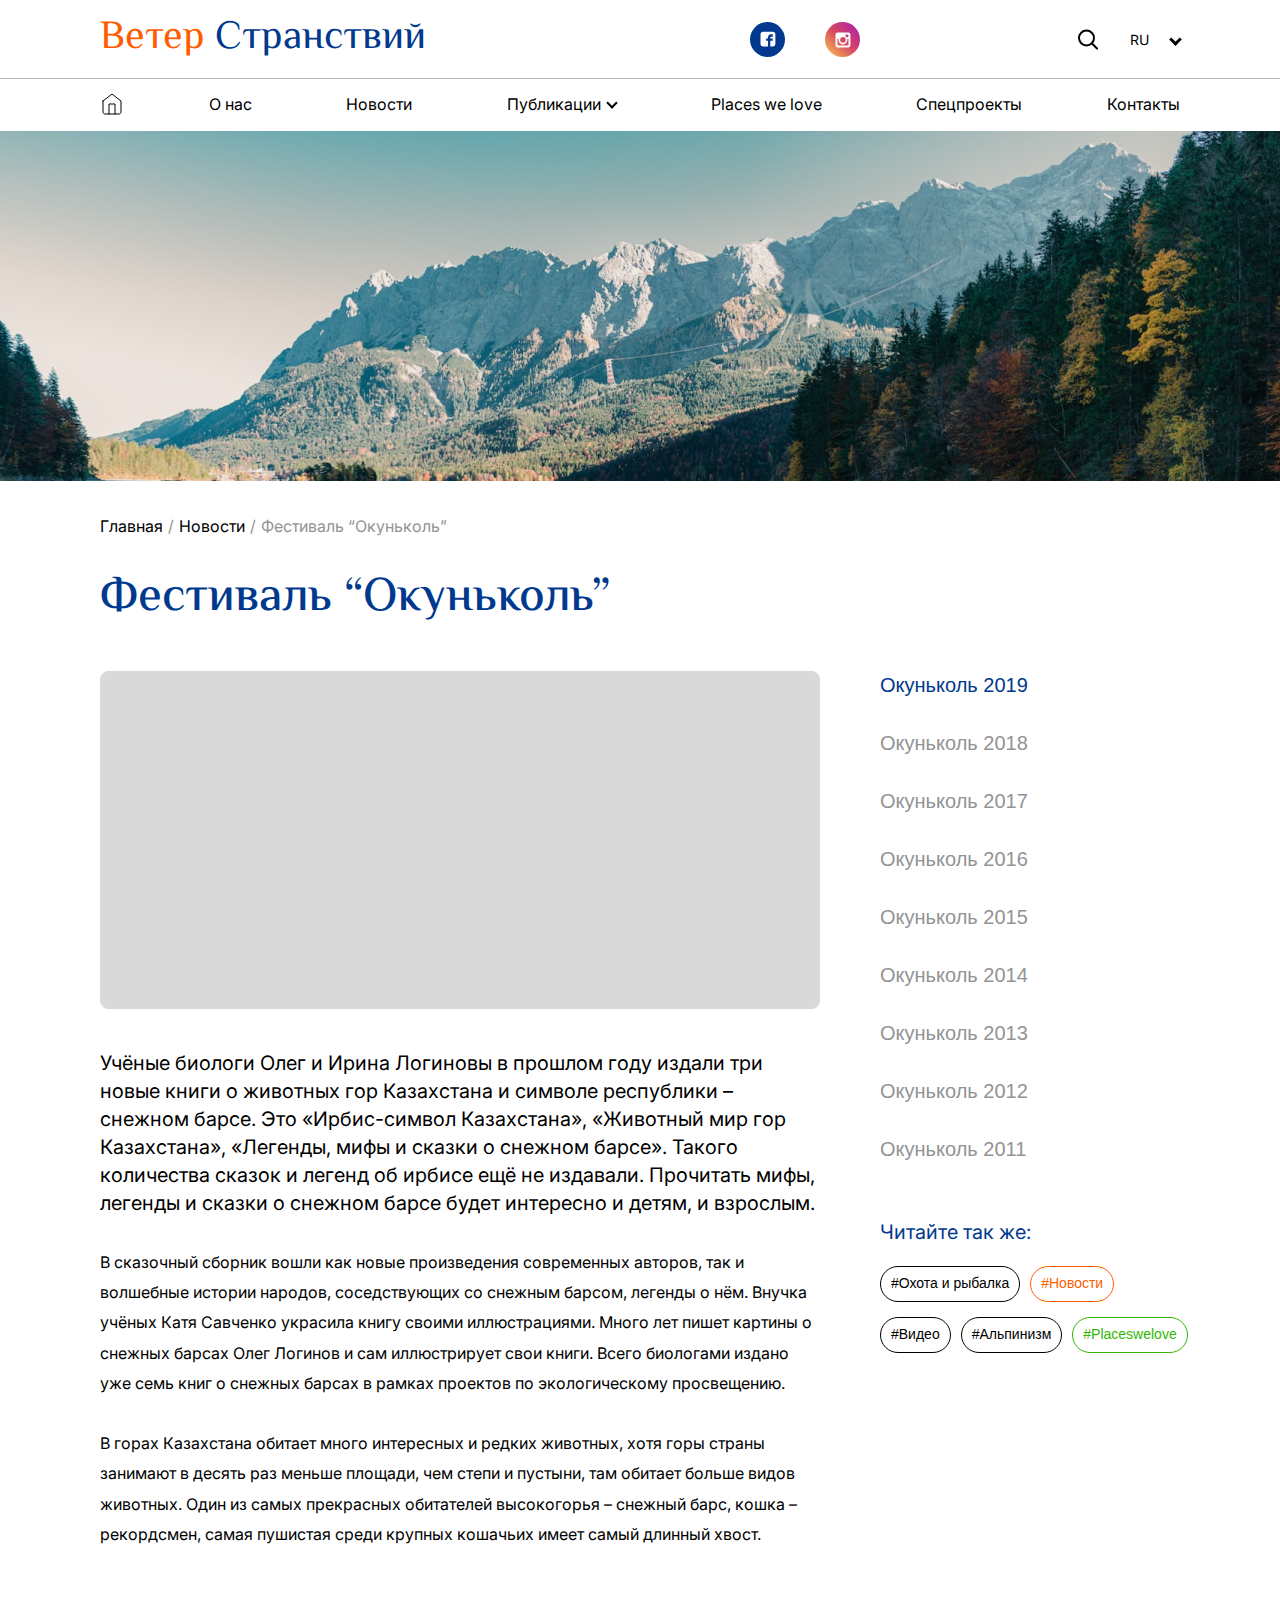
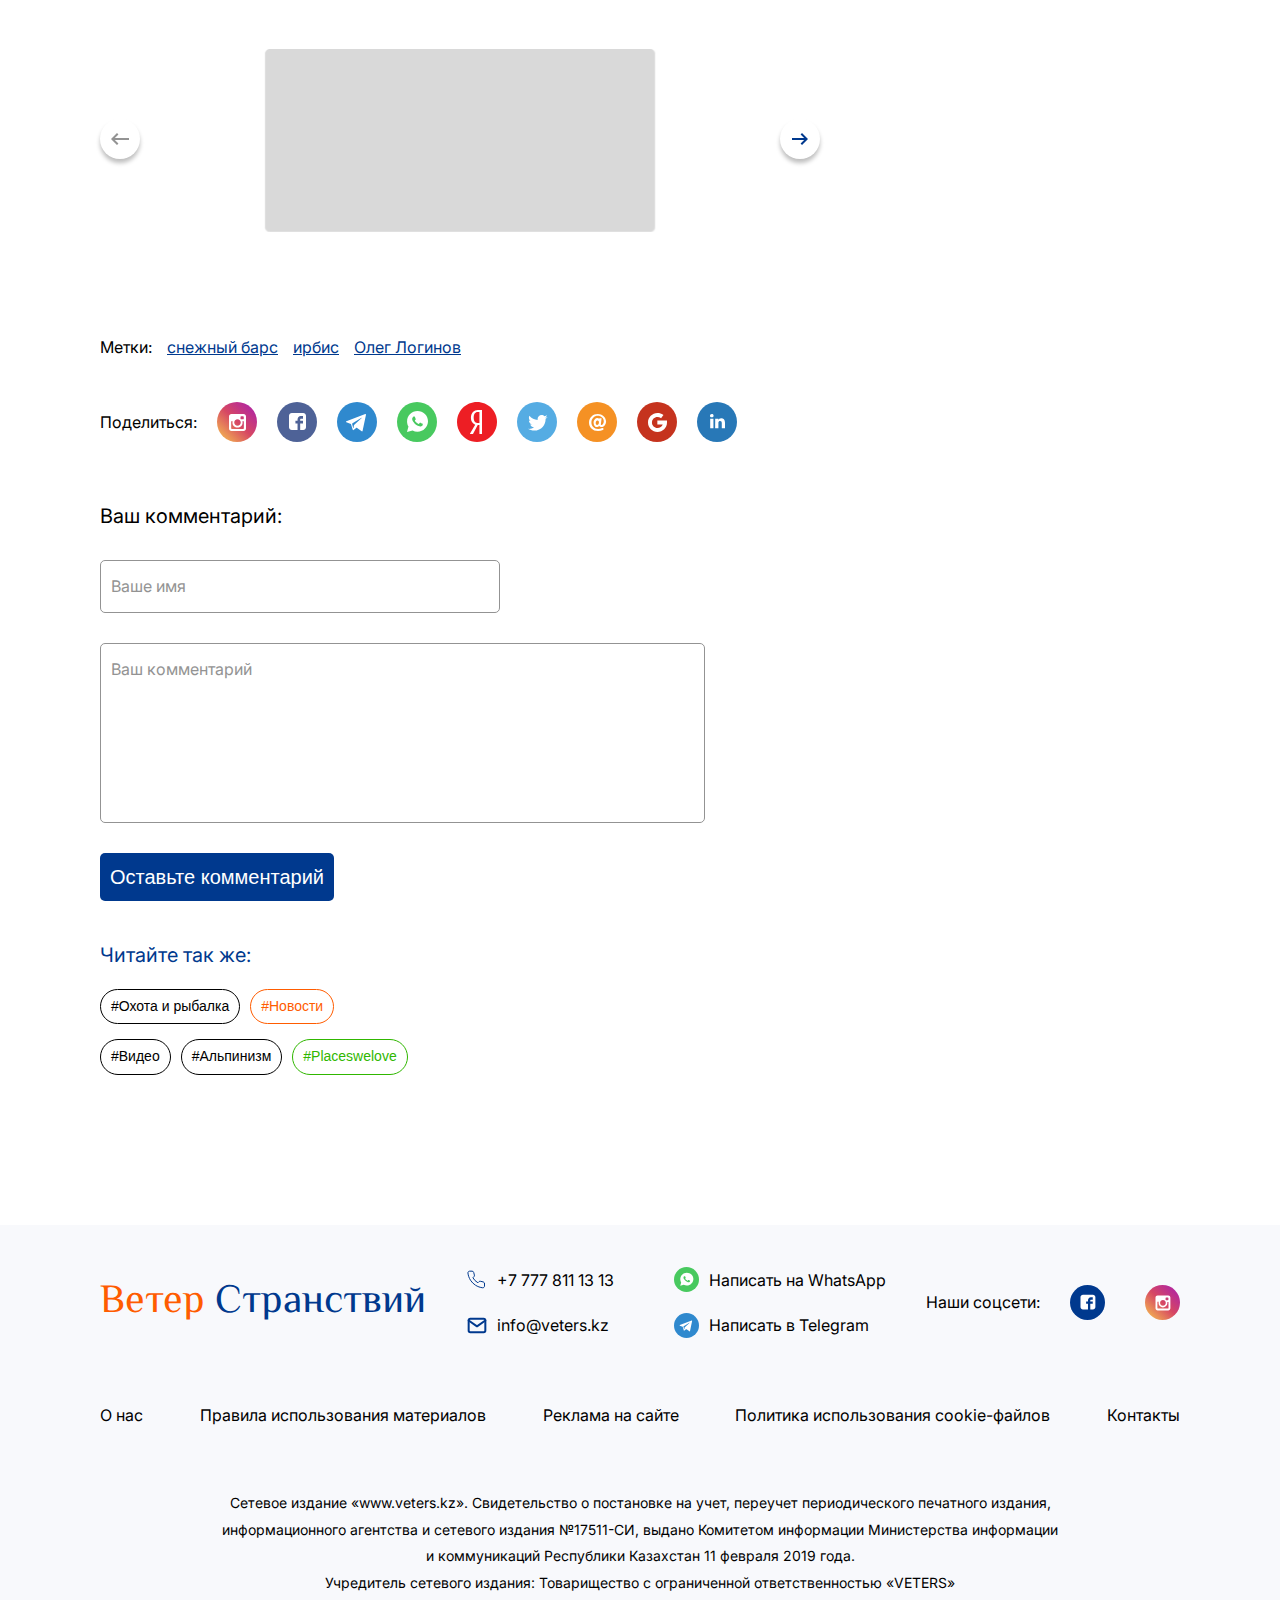
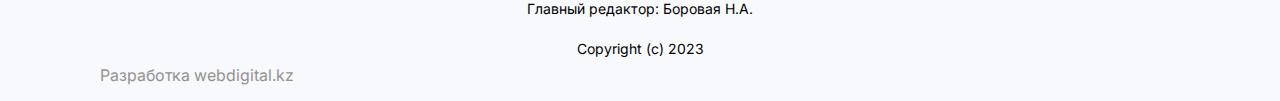
<file: article.html>
<!DOCTYPE html>
<html lang="ru">

<head>
    <meta charset="UTF-8" />
    <meta http-equiv="X-UA-Compatible" content="IE=edge" />
    <meta name="viewport" content="width=device-width, initial-scale=1.0" />
    <title></title>
    <link rel="stylesheet"
        href="https://fonts.googleapis.com/css2?family=Material+Symbols+Outlined:opsz,wght,FILL,GRAD@48,300,0,0" />
    <link rel="stylesheet" href="https://cdn.jsdelivr.net/npm/swiper@8/swiper-bundle.min.css" />
    <link rel="stylesheet" href="https://cdnjs.cloudflare.com/ajax/libs/animate.css/4.1.1/animate.min.css" />
    <!-- main css file -->
    <link rel="stylesheet" href="css/article.min.css" />
</head>

<body>
    <header class="header">
        <div class="header-top">
            <div class="container">
                <div class="header-wrapper wow animate__animated animate__fadeInDown">
                    <div class="header-logo main-title">Ветер <span>Странствий</span></div>
                    <div class="header-inner flex-sb">
                        <div class="header-media flex">
                            <a href="#"><img src="img/facebook.svg" alt="media"></a>
                            <a href="#"><img src="img/instagram.svg" alt="media"></a>
                        </div>
                        <div class="header-switch flex">
                            <div class="header-search">
                                <img src="img/search.svg" alt="" class="header-search__main">
                                <div class="header-search__hovered">
                                    <form action="#" class="header-search__hovered-form">
                                        <img src="img/search-hovered.svg" alt="">
                                        <input type="text">
                                        <button>Найти</button>
                                    </form>
                                </div>
                            </div>
                            <div class="header-languages">
                                <div class="custom-select" style="width:60px;">
                                    <select>
                                        <option value="0">RU</option>
                                        <option value="0">RU</option>
                                        <option value="1">KZ</option>
                                        <option value="2">ENG</option>
                                    </select>
                                </div>
                            </div>
                        </div>
                        <div class="header__menu">
                            <img src="img/burger.svg" alt="">
                        </div>
                        <div class="header__mobile">
                            <div class="header__mobile-wrapper">
                                <a href="index.html" class="header-nav__link">
                                    <img src="img/home.svg" alt="home">
                                </a>
                                <a href="about.html" class="header-nav__link">О нас</a>
                                <a href="news.html" class="header-nav__link">Новости</a>
                                <div class="header-nav__link-menu">
                                    <div class="header-nav__link header-nav__link-submenu-mobile">
                                        Публикации
                                    </div>
                                    <ul class="header-nav__menu-mobile">
                                        <object>
                                            <li>
                                                <a href="">Охота и рыбалка</a>
                                            </li>
                                            <li>
                                                <a href="publications.html">Туризм и экология</a>
                                            </li>
                                            <li>
                                                <a href="">Альпинизм</a>
                                            </li>
                                            <li>
                                                <a href="">Видео</a>
                                            </li>
                                        </object>
                                    </ul>
                                </div>
                                <a href="places.html" class="header-nav__link">Places we love</a>
                                <a href="specprojects.html" class="header-nav__link">Спецпроекты</a>
                                <a href="contacts.html" class="header-nav__link">Контакты</a>
                                <div class="header-languages">
                                    <div class="custom-select" style="width:60px;">
                                        <select>
                                            <option value="0">RU</option>
                                            <option value="0">RU</option>
                                            <option value="1">KZ</option>
                                            <option value="2">ENG</option>
                                        </select>
                                    </div>
                                </div>
                            </div>
                        </div>
                    </div>
                </div>
            </div>
        </div>
        <nav class="header-nav">
            <div class="container">
                <div class="header-wrapper">
                    <a href="index.html" class="header-nav__link">
                        <img src="img/home.svg" alt="home">
                    </a>
                    <a href="about.html" class="header-nav__link">О нас</a>
                    <a href="news.html" class="header-nav__link">Новости</a>
                    <div class="header-nav__link-menu">
                        <div class="header-nav__link header-nav__link-submenu">
                            Публикации
                        </div>
                        <ul class="header-nav__menu">
                            <object>
                                <li>
                                    <a href="">Охота и рыбалка</a>
                                </li>
                                <li>
                                    <a href="publications.html">Туризм и экология</a>
                                </li>
                                <li>
                                    <a href="">Альпинизм</a>
                                </li>
                                <li>
                                    <a href="">Видео</a>
                                </li>
                            </object>
                        </ul>
                    </div>
                    <a href="places.html" class="header-nav__link">Places we love</a>
                    <div class="header-languages">
                        <div class="custom-select" style="width:60px;">
                            <select>
                                <option value="0">RU</option>
                                <option value="0">RU</option>
                                <option value="1">KZ</option>
                                <option value="2">ENG</option>
                            </select>
                        </div>
                    </div>
                    <a href="specprojects.html" class="header-nav__link">Спецпроекты</a>
                    <a href="contacts.html" class="header-nav__link">Контакты</a>
                </div>
            </div>
        </nav>
        <div class="container">
            <div class="form-search-mobile">
                <img src="img/search-hovered.svg" alt="">
                <input type="text">
            </div>
        </div>
    </header>
    <main class="main article">
        <section class="banner"></section>
        <section class="article-wrapper">
            <div class="container">
                <div class="article-wrapper-nav">
                    <a href="index.html">Главная</a>
                    <p>/</p>
                    <a href="news.html">Новости</a>
                    <p>/</p>
                    <a href="article.html">Фестиваль “Окуньколь”</a>
                </div>
                <div class="article-wrapper-title title">Фестиваль “Окуньколь”</div>
                <div class="article-inner">
                    <div class="article-tabcontent tabcontent" id="block1">
                        <div class="article-content">
                            <img src="img/example.png" alt="" class="article-image">
                            <div class="article-info">
                            Учёные биологи Олег и Ирина Логиновы в прошлом году издали три новые книги о животных гор Казахстана и символе республики – снежном барсе. Это «Ирбис-символ Казахстана», «Животный мир гор Казахстана», «Легенды, мифы и сказки о снежном барсе». Такого количества сказок и легенд об ирбисе ещё не издавали. Прочитать мифы, легенды и сказки о снежном барсе будет интересно и детям, и взрослым.
                            </div>
                            <div class="article-text">
                                В сказочный сборник вошли как новые произведения современных авторов, так и волшебные истории народов, соседствующих со снежным барсом, легенды о нём. Внучка учёных Катя Савченко украсила книгу своими иллюстрациями. Много лет пишет картины о снежных барсах Олег Логинов и сам иллюстрирует свои книги. Всего биологами издано уже семь книг о снежных барсах в рамках проектов по экологическому просвещению.
                            </div>
                            <div class="article-text">
                                В горах Казахстана обитает много интересных и редких животных, хотя горы страны занимают в десять раз меньше площади, чем степи и пустыни, там обитает больше видов животных. Один из самых прекрасных обитателей высокогорья – снежный барс, кошка – рекордсмен, самая пушистая среди крупных кошачьих имеет самый длинный хвост.
                            </div>
                            <div class="article-slider">
                                <div class="swiper article-swiper">
                                    <div class="swiper-wrapper">
                                        <div class="swiper-slide">
                                            <div class="swiper-img">
                                                <img src="img/example.png" alt="">
                                            </div>
                                        </div>
                                        <div class="swiper-slide">
                                            <h1>hello</h1>
                                        </div>
                                        <div class="swiper-slide">
                                            <div class="swiper-img">
                                                <img src="img/example.png" alt="">
                                            </div>
                                        </div>
                                    </div>
                                </div>
                                <div class="swiper-button-prev article-swiper-button-prev">
                                    <span class="material-symbols-outlined">
                                        keyboard_backspace
                                    </span>
                                </div>
                                <div class="swiper-button-next article-swiper-button-next">
                                    <span class="material-symbols-outlined">
                                        arrow_right_alt
                                    </span>
                                </div>
                            </div>
                            <div class="article-labels">
                                <p>Метки:</p>
                                <a href="">снежный барс</a>
                                <a href="">ирбис</a>
                                <a href="">Олег Логинов</a>
                            </div>
                            <div class="article-media">
                                <p>Поделиться: </p>
                                <div>
                                    <a href=""><img src="img/label-insta.svg" alt=""></a>
                                    <a href=""><img src="img/label-facebook.svg" alt=""></a>
                                    <a href=""><img src="img/label-telegram.svg" alt=""></a>
                                    <a href=""><img src="img/label-whatsapp.svg" alt=""></a>
                                    <a href=""><img src="img/label-yandex.svg" alt=""></a>
                                    <a href=""><img src="img/label-twitter.svg" alt=""></a>
                                    <a href=""><img src="img/label-mymir.svg" alt=""></a>
                                    <a href=""><img src="img/label-google.svg" alt=""></a>
                                    <a href=""><img src="img/label-linkedin.svg" alt=""></a>
                                </div>
                            </div>
                            <form action="#" class="article-feedback">
                                <h2>Ваш комментарий:</h2>
                                <div class="article-feedback__wrapper">
                                    <input type="text" placeholder="Ваше имя">
                                    <textarea placeholder="Ваш комментарий"></textarea>
                                    <button>Оставьте комментарий</button>
                                </div>
                            </form>
                            <div class="article-aside__tags-wrapper">
                                <h2>Читайте так же:</h2>
                                <div class="article-aside__tags">
                                    <a href="">
                                        <button>#Охота и рыбалка</button>
                                    </a>
                                    <a href="">
                                        <button>#Новости</button>
                                    </a>
                                    <a href="">
                                        <button>#Видео</button>
                                    </a>
                                    <a href="">
                                        <button>#Альпинизм</button>
                                    </a>
                                    <a href="">
                                        <button>#Placeswelove</button>
                                    </a>
                                </div>
                            </div>
                        </div>
                    </div>
                    <div class="article-tabcontent tabcontent" id="block2">
                        <div class="article-content">
                            <img src="img/example.png" alt="" class="article-image">
                            <div class="article-info">
                            Учёные биологи Олег и Ирина Логиновы в прошлом году издали три новые книги о животных гор Казахстана и символе республики – снежном барсе. Это «Ирбис-символ Казахстана», «Животный мир гор Казахстана», «Легенды, мифы и сказки о снежном барсе». Такого количества сказок и легенд об ирбисе ещё не издавали. Прочитать мифы, легенды и сказки о снежном барсе будет интересно и детям, и взрослым.
                            </div>
                            <div class="article-text">
                                В сказочный сборник вошли как новые произведения современных авторов, так и волшебные истории народов, соседствующих со снежным барсом, легенды о нём. Внучка учёных Катя Савченко украсила книгу своими иллюстрациями. Много лет пишет картины о снежных барсах Олег Логинов и сам иллюстрирует свои книги. Всего биологами издано уже семь книг о снежных барсах в рамках проектов по экологическому просвещению.
                            </div>
                            <div class="article-text">
                                В горах Казахстана обитает много интересных и редких животных, хотя горы страны занимают в десять раз меньше площади, чем степи и пустыни, там обитает больше видов животных. Один из самых прекрасных обитателей высокогорья – снежный барс, кошка – рекордсмен, самая пушистая среди крупных кошачьих имеет самый длинный хвост.
                            </div>
                            <div class="article-slider">
                                <div class="swiper article-swiper">
                                    <div class="swiper-wrapper">
                                        <div class="swiper-slide">
                                            <div class="swiper-img">
                                                <img src="img/example.png" alt="">
                                            </div>
                                        </div>
                                        <div class="swiper-slide">
                                            <h1>hello</h1>
                                        </div>
                                        <div class="swiper-slide">
                                            <div class="swiper-img">
                                                <img src="img/example.png" alt="">
                                            </div>
                                        </div>
                                    </div>
                                </div>
                                <div class="swiper-button-prev article-swiper-button-prev">
                                    <span class="material-symbols-outlined">
                                        keyboard_backspace
                                    </span>
                                </div>
                                <div class="swiper-button-next article-swiper-button-next">
                                    <span class="material-symbols-outlined">
                                        arrow_right_alt
                                    </span>
                                </div>
                            </div>
                            <div class="article-labels">
                                <p>Метки:</p>
                                <a href="">снежный барс</a>
                                <a href="">ирбис</a>
                                <a href="">Олег Логинов</a>
                            </div>
                            <div class="article-media">
                                <p>Поделиться: </p>
                                <a href=""><img src="img/label-insta.svg" alt=""></a>
                                <a href=""><img src="img/label-facebook.svg" alt=""></a>
                                <a href=""><img src="img/label-telegram.svg" alt=""></a>
                                <a href=""><img src="img/label-whatsapp.svg" alt=""></a>
                                <a href=""><img src="img/label-yandex.svg" alt=""></a>
                                <a href=""><img src="img/label-twitter.svg" alt=""></a>
                                <a href=""><img src="img/label-mymir.svg" alt=""></a>
                                <a href=""><img src="img/label-google.svg" alt=""></a>
                                <a href=""><img src="img/label-linkedin.svg" alt=""></a>
                            </div>
                            <form action="#" class="article-feedback">
                                <h2>Ваш комментарий:</h2>
                                <div class="article-feedback__wrapper">
                                    <input type="text" placeholder="Ваше имя">
                                    <textarea placeholder="Ваш комментарий"></textarea>
                                    <button>Оставьте комментарий</button>
                                </div>
                            </form>
                        </div>
                    </div>
                    <div class="article-tabcontent tabcontent" id="block3">
                        <div class="article-content">
                            <img src="img/example.png" alt="" class="article-image">
                            <div class="article-info">
                            Учёные биологи Олег и Ирина Логиновы в прошлом году издали три новые книги о животных гор Казахстана и символе республики – снежном барсе. Это «Ирбис-символ Казахстана», «Животный мир гор Казахстана», «Легенды, мифы и сказки о снежном барсе». Такого количества сказок и легенд об ирбисе ещё не издавали. Прочитать мифы, легенды и сказки о снежном барсе будет интересно и детям, и взрослым.
                            </div>
                            <div class="article-text">
                                В сказочный сборник вошли как новые произведения современных авторов, так и волшебные истории народов, соседствующих со снежным барсом, легенды о нём. Внучка учёных Катя Савченко украсила книгу своими иллюстрациями. Много лет пишет картины о снежных барсах Олег Логинов и сам иллюстрирует свои книги. Всего биологами издано уже семь книг о снежных барсах в рамках проектов по экологическому просвещению.
                            </div>
                            <div class="article-text">
                                В горах Казахстана обитает много интересных и редких животных, хотя горы страны занимают в десять раз меньше площади, чем степи и пустыни, там обитает больше видов животных. Один из самых прекрасных обитателей высокогорья – снежный барс, кошка – рекордсмен, самая пушистая среди крупных кошачьих имеет самый длинный хвост.
                            </div>
                            <div class="article-slider">
                                <div class="swiper article-swiper">
                                    <div class="swiper-wrapper">
                                        <div class="swiper-slide">
                                            <div class="swiper-img">
                                                <img src="img/example.png" alt="">
                                            </div>
                                        </div>
                                        <div class="swiper-slide">
                                            <h1>hello</h1>
                                        </div>
                                        <div class="swiper-slide">
                                            <div class="swiper-img">
                                                <img src="img/example.png" alt="">
                                            </div>
                                        </div>
                                    </div>
                                </div>
                                <div class="swiper-button-prev article-swiper-button-prev">
                                    <span class="material-symbols-outlined">
                                        keyboard_backspace
                                    </span>
                                </div>
                                <div class="swiper-button-next article-swiper-button-next">
                                    <span class="material-symbols-outlined">
                                        arrow_right_alt
                                    </span>
                                </div>
                            </div>
                            <div class="article-labels">
                                <p>Метки:</p>
                                <a href="">снежный барс</a>
                                <a href="">ирбис</a>
                                <a href="">Олег Логинов</a>
                            </div>
                            <div class="article-media">
                                <p>Поделиться: </p>
                                <a href=""><img src="img/label-insta.svg" alt=""></a>
                                <a href=""><img src="img/label-facebook.svg" alt=""></a>
                                <a href=""><img src="img/label-telegram.svg" alt=""></a>
                                <a href=""><img src="img/label-whatsapp.svg" alt=""></a>
                                <a href=""><img src="img/label-yandex.svg" alt=""></a>
                                <a href=""><img src="img/label-twitter.svg" alt=""></a>
                                <a href=""><img src="img/label-mymir.svg" alt=""></a>
                                <a href=""><img src="img/label-google.svg" alt=""></a>
                                <a href=""><img src="img/label-linkedin.svg" alt=""></a>
                            </div>
                            <form action="#" class="article-feedback">
                                <h2>Ваш комментарий:</h2>
                                <div class="article-feedback__wrapper">
                                    <input type="text" placeholder="Ваше имя">
                                    <textarea placeholder="Ваш комментарий"></textarea>
                                    <button>Оставьте комментарий</button>
                                </div>
                            </form>
                        </div>
                    </div>
                    <div class="article-tabcontent tabcontent" id="block4">
                        <div class="article-content">
                            <img src="img/example.png" alt="" class="article-image">
                            <div class="article-info">
                            Учёные биологи Олег и Ирина Логиновы в прошлом году издали три новые книги о животных гор Казахстана и символе республики – снежном барсе. Это «Ирбис-символ Казахстана», «Животный мир гор Казахстана», «Легенды, мифы и сказки о снежном барсе». Такого количества сказок и легенд об ирбисе ещё не издавали. Прочитать мифы, легенды и сказки о снежном барсе будет интересно и детям, и взрослым.
                            </div>
                            <div class="article-text">
                                В сказочный сборник вошли как новые произведения современных авторов, так и волшебные истории народов, соседствующих со снежным барсом, легенды о нём. Внучка учёных Катя Савченко украсила книгу своими иллюстрациями. Много лет пишет картины о снежных барсах Олег Логинов и сам иллюстрирует свои книги. Всего биологами издано уже семь книг о снежных барсах в рамках проектов по экологическому просвещению.
                            </div>
                            <div class="article-text">
                                В горах Казахстана обитает много интересных и редких животных, хотя горы страны занимают в десять раз меньше площади, чем степи и пустыни, там обитает больше видов животных. Один из самых прекрасных обитателей высокогорья – снежный барс, кошка – рекордсмен, самая пушистая среди крупных кошачьих имеет самый длинный хвост.
                            </div>
                            <div class="article-slider">
                                <div class="swiper article-swiper">
                                    <div class="swiper-wrapper">
                                        <div class="swiper-slide">
                                            <div class="swiper-img">
                                                <img src="img/example.png" alt="">
                                            </div>
                                        </div>
                                        <div class="swiper-slide">
                                            <h1>hello</h1>
                                        </div>
                                        <div class="swiper-slide">
                                            <div class="swiper-img">
                                                <img src="img/example.png" alt="">
                                            </div>
                                        </div>
                                    </div>
                                </div>
                                <div class="swiper-button-prev article-swiper-button-prev">
                                    <span class="material-symbols-outlined">
                                        keyboard_backspace
                                    </span>
                                </div>
                                <div class="swiper-button-next article-swiper-button-next">
                                    <span class="material-symbols-outlined">
                                        arrow_right_alt
                                    </span>
                                </div>
                            </div>
                            <div class="article-labels">
                                <p>Метки:</p>
                                <a href="">снежный барс</a>
                                <a href="">ирбис</a>
                                <a href="">Олег Логинов</a>
                            </div>
                            <div class="article-media">
                                <p>Поделиться: </p>
                                <a href=""><img src="img/label-insta.svg" alt=""></a>
                                <a href=""><img src="img/label-facebook.svg" alt=""></a>
                                <a href=""><img src="img/label-telegram.svg" alt=""></a>
                                <a href=""><img src="img/label-whatsapp.svg" alt=""></a>
                                <a href=""><img src="img/label-yandex.svg" alt=""></a>
                                <a href=""><img src="img/label-twitter.svg" alt=""></a>
                                <a href=""><img src="img/label-mymir.svg" alt=""></a>
                                <a href=""><img src="img/label-google.svg" alt=""></a>
                                <a href=""><img src="img/label-linkedin.svg" alt=""></a>
                            </div>
                            <form action="#" class="article-feedback">
                                <h2>Ваш комментарий:</h2>
                                <div class="article-feedback__wrapper">
                                    <input type="text" placeholder="Ваше имя">
                                    <textarea placeholder="Ваш комментарий"></textarea>
                                    <button>Оставьте комментарий</button>
                                </div>
                            </form>
                        </div>
                    </div>
                    <div class="article-tabcontent tabcontent" id="block5">
                        <div class="article-content">
                            <img src="img/example.png" alt="" class="article-image">
                            <div class="article-info">
                            Учёные биологи Олег и Ирина Логиновы в прошлом году издали три новые книги о животных гор Казахстана и символе республики – снежном барсе. Это «Ирбис-символ Казахстана», «Животный мир гор Казахстана», «Легенды, мифы и сказки о снежном барсе». Такого количества сказок и легенд об ирбисе ещё не издавали. Прочитать мифы, легенды и сказки о снежном барсе будет интересно и детям, и взрослым.
                            </div>
                            <div class="article-text">
                                В сказочный сборник вошли как новые произведения современных авторов, так и волшебные истории народов, соседствующих со снежным барсом, легенды о нём. Внучка учёных Катя Савченко украсила книгу своими иллюстрациями. Много лет пишет картины о снежных барсах Олег Логинов и сам иллюстрирует свои книги. Всего биологами издано уже семь книг о снежных барсах в рамках проектов по экологическому просвещению.
                            </div>
                            <div class="article-text">
                                В горах Казахстана обитает много интересных и редких животных, хотя горы страны занимают в десять раз меньше площади, чем степи и пустыни, там обитает больше видов животных. Один из самых прекрасных обитателей высокогорья – снежный барс, кошка – рекордсмен, самая пушистая среди крупных кошачьих имеет самый длинный хвост.
                            </div>
                            <div class="article-slider">
                                <div class="swiper article-swiper">
                                    <div class="swiper-wrapper">
                                        <div class="swiper-slide">
                                            <div class="swiper-img">
                                                <img src="img/example.png" alt="">
                                            </div>
                                        </div>
                                        <div class="swiper-slide">
                                            <h1>hello</h1>
                                        </div>
                                        <div class="swiper-slide">
                                            <div class="swiper-img">
                                                <img src="img/example.png" alt="">
                                            </div>
                                        </div>
                                    </div>
                                </div>
                                <div class="swiper-button-prev article-swiper-button-prev">
                                    <span class="material-symbols-outlined">
                                        keyboard_backspace
                                    </span>
                                </div>
                                <div class="swiper-button-next article-swiper-button-next">
                                    <span class="material-symbols-outlined">
                                        arrow_right_alt
                                    </span>
                                </div>
                            </div>
                            <div class="article-labels">
                                <p>Метки:</p>
                                <a href="">снежный барс</a>
                                <a href="">ирбис</a>
                                <a href="">Олег Логинов</a>
                            </div>
                            <div class="article-media">
                                <p>Поделиться: </p>
                                <a href=""><img src="img/label-insta.svg" alt=""></a>
                                <a href=""><img src="img/label-facebook.svg" alt=""></a>
                                <a href=""><img src="img/label-telegram.svg" alt=""></a>
                                <a href=""><img src="img/label-whatsapp.svg" alt=""></a>
                                <a href=""><img src="img/label-yandex.svg" alt=""></a>
                                <a href=""><img src="img/label-twitter.svg" alt=""></a>
                                <a href=""><img src="img/label-mymir.svg" alt=""></a>
                                <a href=""><img src="img/label-google.svg" alt=""></a>
                                <a href=""><img src="img/label-linkedin.svg" alt=""></a>
                            </div>
                            <form action="#" class="article-feedback">
                                <h2>Ваш комментарий:</h2>
                                <div class="article-feedback__wrapper">
                                    <input type="text" placeholder="Ваше имя">
                                    <textarea placeholder="Ваш комментарий"></textarea>
                                    <button>Оставьте комментарий</button>
                                </div>
                            </form>
                        </div>
                    </div>
                    <div class="article-aside">
                        <div class="article-tabs tab">
                            <button class="tablinks" onclick="openBlock(event, 'block1')" id="defaultOpen">Окуньколь 2019</button>
                            <button class="tablinks" onclick="openBlock(event, 'block3')">Окуньколь 2018</button>
                            <button class="tablinks" onclick="openBlock(event, 'block4')">Окуньколь 2017</button>
                            <button class="tablinks" onclick="openBlock(event, 'block5')">Окуньколь 2016</button>
                            <button class="tablinks" onclick="openBlock(event, 'block6')">Окуньколь 2015</button>
                            <button class="tablinks" onclick="openBlock(event, 'block7')">Окуньколь 2014</button>
                            <button class="tablinks" onclick="openBlock(event, 'block8')">Окуньколь 2013</button>
                            <button class="tablinks" onclick="openBlock(event, 'block9')">Окуньколь 2012</button>
                            <button class="tablinks" onclick="openBlock(event, 'block10')">Окуньколь 2011</button>
                        </div>
                        <div class="article-aside__tags-wrapper">
                            <h2>Читайте так же:</h2>
                            <div class="article-aside__tags">
                                <a href="">
                                    <button>#Охота и рыбалка</button>
                                </a>
                                <a href="">
                                    <button>#Новости</button>
                                </a>
                                <a href="">
                                    <button>#Видео</button>
                                </a>
                                <a href="">
                                    <button>#Альпинизм</button>
                                </a>
                                <a href="">
                                    <button>#Placeswelove</button>
                                </a>
                            </div>
                        </div>
                    </div>
                </div>
            </div>
        </section>
    </main>
    <footer class="footer">
        <div class="container">
            <div class="footer-top">
                <div class="footer-logo main-title"><span>Ветер</span> Странствий</div>
                <div class="footer-inner">
                    <div class="footer-inner-child">
                        <a href="tel:+77778111313" class="footer-item">
                            <img src="img/tel.svg" alt="">
                            <p>+7 777 811 13 13</p>
                        </a>
                        <a href="mailto:info@veters.kz" class="footer-item">
                            <img src="img/mail.svg" alt="">
                            <p>info@veters.kz</p>
                        </a>
                    </div>
                    <div class="footer-inner-child">
                        <a href="" class="footer-item">
                            <img src="img/whatsapp.svg" alt="">
                            <p>Написать на WhatsApp</p>
                        </a>
                        <a href="" class="footer-item">
                            <img src="img/telegram.svg" alt="">
                            <p>Написать в Telegram</p>
                        </a>
                    </div>


                </div>
                <div class="footer-media-wrapper">
                    <p>Наши соцсети: </p>
                    <div class="footer-media">
                        <a href="">
                            <img src="img/facebook.svg" alt="">
                        </a>
                        <a href="">
                            <img src="img/instagram.svg" alt="">
                        </a>
                    </div>
                </div>
            </div>
            <div class="footer-nav">
                <a href="about.html">О нас</a>
                <a href="">Правила использования материалов</a>
                <a href="">Реклама на сайте</a>
                <a href="">Политика использования cookie-файлов</a>
                <a href="contacts.html">Контакты</a>
            </div>
            <div class="footer-info">
                Сетевое издание «www.veters.kz». Свидетельство о постановке на учет, переучет периодического печатного
                издания,
                <br>
                информационного агентства и сетевого издания №17511-СИ, выдано Комитетом информации Министерства
                информации
                <br>
                и коммуникаций Республики Казахстан 11 февраля 2019 года.
                <br>
                Учредитель сетевого издания: Товарищество с ограниченной ответственностью «VETERS»
                <br>
                Главный редактор: Боровая Н.А.
            </div>
            <div class="footer-copyright">Copyright (с) 2023</div>
            <div class="footer-main">
                Разработка webdigital.kz
            </div>
        </div>
    </footer>
    <script src="https://cdnjs.cloudflare.com/ajax/libs/wow/1.1.2/wow.min.js"></script>
    <script src="https://code.jquery.com/jquery-3.6.3.min.js"></script>
    <script src="https://cdn.jsdelivr.net/npm/swiper@8/swiper-bundle.min.js"></script>
    <script src="js/menu.js"></script>
    <script src="js/article.js"></script>
    <script src="js/tabs.js"></script>
    <script src="js/change.js"></script>
    <script src="js/show.js"></script>
    <script src="js/wow-init.js"></script>
</body>

</html>
</file>
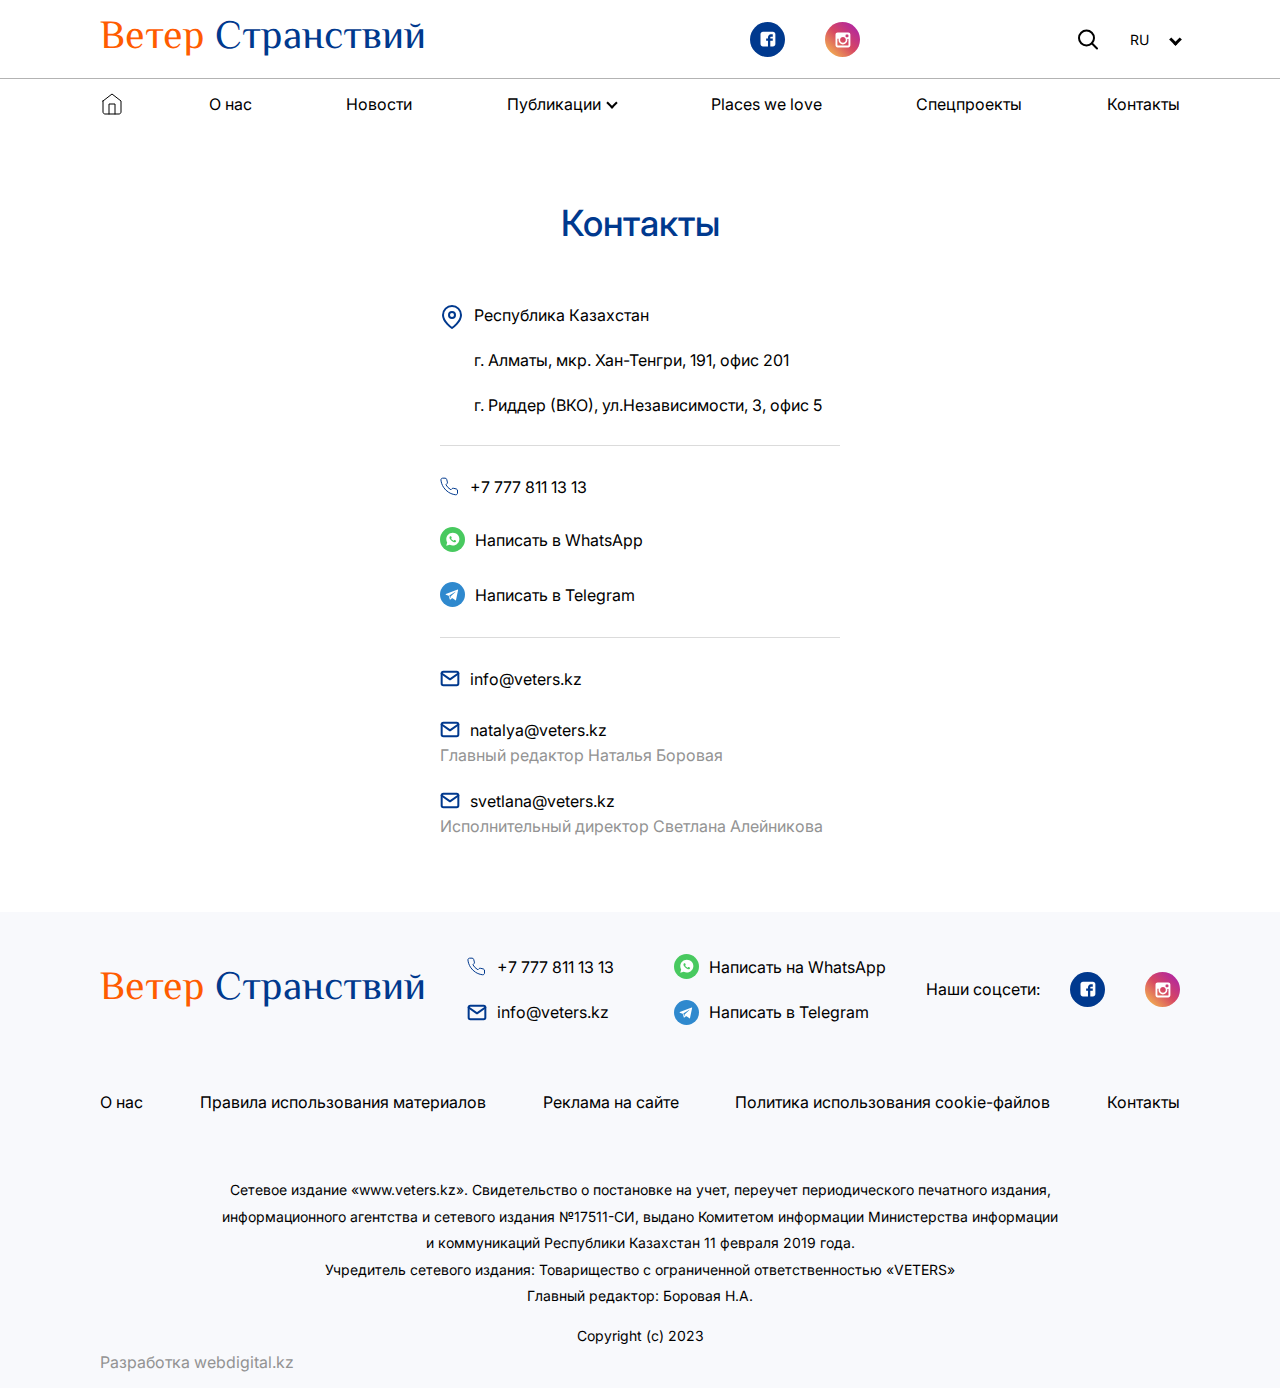
<file: contacts.html>
<!DOCTYPE html>
<html lang="ru">

<head>
    <meta charset="UTF-8" />
    <meta http-equiv="X-UA-Compatible" content="IE=edge" />
    <meta name="viewport" content="width=device-width, initial-scale=1.0" />
    <title></title>
    <link rel="stylesheet"
        href="https://fonts.googleapis.com/css2?family=Material+Symbols+Outlined:opsz,wght,FILL,GRAD@48,300,0,0" />
    <link rel="stylesheet" href="https://cdn.jsdelivr.net/npm/swiper@8/swiper-bundle.min.css" />
    <link rel="stylesheet" href="https://cdnjs.cloudflare.com/ajax/libs/animate.css/4.1.1/animate.min.css" />
    <!-- main css file -->
    <link rel="stylesheet" href="css/contacts.min.css" />
</head>

<body>
    <header class="header">
        <div class="header-top">
            <div class="container">
                <div class="header-wrapper wow animate__animated animate__fadeInDown">
                    <div class="header-logo main-title">Ветер <span>Странствий</span></div>
                    <div class="header-inner flex-sb">
                        <div class="header-media flex">
                            <a href="#"><img src="img/facebook.svg" alt="media"></a>
                            <a href="#"><img src="img/instagram.svg" alt="media"></a>
                        </div>
                        <div class="header-switch flex">
                            <div class="header-search">
                                <img src="img/search.svg" alt="" class="header-search__main">
                                <div class="header-search__hovered">
                                    <form action="#" class="header-search__hovered-form">
                                        <img src="img/search-hovered.svg" alt="">
                                        <input type="text">
                                        <button>Найти</button>
                                    </form>
                                </div>
                            </div>
                            <div class="header-languages">
                                <div class="custom-select" style="width:60px;">
                                    <select>
                                        <option value="0">RU</option>
                                        <option value="0">RU</option>
                                        <option value="1">KZ</option>
                                        <option value="2">ENG</option>
                                    </select>
                                </div>
                            </div>
                        </div>
                        <div class="header__menu">
                            <img src="img/burger.svg" alt="">
                        </div>
                        <div class="header__mobile">
                            <div class="header__mobile-wrapper">
                                <a href="index.html" class="header-nav__link">
                                    <img src="img/home.svg" alt="home">
                                </a>
                                <a href="about.html" class="header-nav__link">О нас</a>
                                <a href="news.html" class="header-nav__link">Новости</a>
                                <div class="header-nav__link-menu">
                                    <div class="header-nav__link header-nav__link-submenu-mobile">
                                        Публикации
                                    </div>
                                    <ul class="header-nav__menu-mobile">
                                        <object>
                                            <li>
                                                <a href="">Охота и рыбалка</a>
                                            </li>
                                            <li>
                                                <a href="publications.html">Туризм и экология</a>
                                            </li>
                                            <li>
                                                <a href="">Альпинизм</a>
                                            </li>
                                            <li>
                                                <a href="">Видео</a>
                                            </li>
                                        </object>
                                    </ul>
                                </div>
                                <a href="places.html" class="header-nav__link">Places we love</a>
                                <a href="specprojects.html" class="header-nav__link">Спецпроекты</a>
                                <a href="contacts.html" class="header-nav__link">Контакты</a>
                                <div class="header-languages">
                                    <div class="custom-select" style="width:60px;">
                                        <select>
                                            <option value="0">RU</option>
                                            <option value="0">RU</option>
                                            <option value="1">KZ</option>
                                            <option value="2">ENG</option>
                                        </select>
                                    </div>
                                </div>
                            </div>
                        </div>
                    </div>
                </div>
            </div>
        </div>
        <nav class="header-nav">
            <div class="container">
                <div class="header-wrapper">
                    <a href="index.html" class="header-nav__link">
                        <img src="img/home.svg" alt="home">
                    </a>
                    <a href="about.html" class="header-nav__link">О нас</a>
                    <a href="news.html" class="header-nav__link">Новости</a>
                    <div class="header-nav__link-menu">
                        <div class="header-nav__link header-nav__link-submenu">
                            Публикации
                        </div>
                        <ul class="header-nav__menu">
                            <object>
                                <li>
                                    <a href="">Охота и рыбалка</a>
                                </li>
                                <li>
                                    <a href="publications.html">Туризм и экология</a>
                                </li>
                                <li>
                                    <a href="">Альпинизм</a>
                                </li>
                                <li>
                                    <a href="">Видео</a>
                                </li>
                            </object>
                        </ul>
                    </div>
                    <a href="places.html" class="header-nav__link">Places we love</a>
                    <div class="header-languages">
                        <div class="custom-select" style="width:60px;">
                            <select>
                                <option value="0">RU</option>
                                <option value="0">RU</option>
                                <option value="1">KZ</option>
                                <option value="2">ENG</option>
                            </select>
                        </div>
                    </div>
                    <a href="specprojects.html" class="header-nav__link">Спецпроекты</a>
                    <a href="contacts.html" class="header-nav__link">Контакты</a>
                </div>
            </div>
        </nav>
        <div class="container">
            <div class="form-search-mobile">
                <img src="img/search-hovered.svg" alt="">
                <input type="text">
            </div>
        </div>
    </header>
    <main class="main">
        <section class="contacts">
            <div class="container">
                <div class="contacts-wrapper">
                    <h1 class="contacts-title wow animate__animated animate__fadeInDown">Контакты</h1>
                    <div class="contacts-inner">
                        <div class="contacts-address wow animate__animated animate__fadeInDown">
                            <img src="img/locate.svg" alt="">
                            <div>
                                <p>Республика Казахстан</p>
                                <p>г. Алматы, мкр. Хан-Тенгри, 191, офис 201</p>
                                <p>г. Риддер (ВКО), ул.Независимости, 3, офис 5</p>
                            </div>
                        </div>
                        <div class="contacts-line"></div>
                        <a href="tel:+77778111313" class="contacts-item wow animate__animated animate__fadeInDown">
                            <img src="img/tel.svg" alt="">
                            <p>+7 777 811 13 13</p>
                        </a>
                        <a href="" class="contacts-item wow animate__animated animate__fadeInDown">
                            <img src="img/whatsapp.svg" alt="">
                            <p>Написать в WhatsApp</p>
                        </a>
                        <a href="" class="contacts-item wow animate__animated animate__fadeInDown">
                            <img src="img/telegram.svg" alt="">
                            <p>Написать в Telegram</p>
                        </a>
                        <div class="contacts-line"></div>
                        <a href="mailto:info@veters.kz" class="contacts-item wow animate__animated animate__fadeInDown">
                            <img src="img/mail.svg" alt="">
                            <p>info@veters.kz</p>
                        </a>
                        <a href="mailto:natalya@veters.kz" class="contacts-item-exact wow animate__animated animate__fadeInUp">
                            <div>
                                <img src="img/mail.svg" alt="">
                                <p>natalya@veters.kz</p>
                            </div>
                            <p>Главный редактор Наталья Боровая</p>
                        </a>
                        <a href="mailto:svetlana@veters.kz" class="contacts-item-exact wow animate__animated animate__fadeInUp">
                            <div>
                                <img src="img/mail.svg" alt="">
                                <p>svetlana@veters.kz</p>
                            </div>
                            <p>Исполнительный директор Светлана Алейникова</p>
                        </a>
                    </div>
                </div>
            </div>
        </section>
    </main>
    <footer class="footer">
        <div class="container">
            <div class="footer-top">
                <div class="footer-logo main-title"><span>Ветер</span> Странствий</div>
                <div class="footer-inner">
                    <div class="footer-inner-child">
                        <a href="tel:+77778111313" class="footer-item">
                            <img src="img/tel.svg" alt="">
                            <p>+7 777 811 13 13</p>
                        </a>
                        <a href="mailto:info@veters.kz" class="footer-item">
                            <img src="img/mail.svg" alt="">
                            <p>info@veters.kz</p>
                        </a>
                    </div>
                    <div class="footer-inner-child">
                        <a href="" class="footer-item">
                            <img src="img/whatsapp.svg" alt="">
                            <p>Написать на WhatsApp</p>
                        </a>
                        <a href="" class="footer-item">
                            <img src="img/telegram.svg" alt="">
                            <p>Написать в Telegram</p>
                        </a>
                    </div>


                </div>
                <div class="footer-media-wrapper">
                    <p>Наши соцсети: </p>
                    <div class="footer-media">
                        <a href="">
                            <img src="img/facebook.svg" alt="">
                        </a>
                        <a href="">
                            <img src="img/instagram.svg" alt="">
                        </a>
                    </div>
                </div>
            </div>
            <div class="footer-nav">
                <a href="about.html">О нас</a>
                <a href="">Правила использования материалов</a>
                <a href="">Реклама на сайте</a>
                <a href="">Политика использования cookie-файлов</a>
                <a href="contacts.html">Контакты</a>
            </div>
            <div class="footer-info">
                Сетевое издание «www.veters.kz». Свидетельство о постановке на учет, переучет периодического печатного
                издания,
                <br>
                информационного агентства и сетевого издания №17511-СИ, выдано Комитетом информации Министерства
                информации
                <br>
                и коммуникаций Республики Казахстан 11 февраля 2019 года.
                <br>
                Учредитель сетевого издания: Товарищество с ограниченной ответственностью «VETERS»
                <br>
                Главный редактор: Боровая Н.А.
            </div>
            <div class="footer-copyright">Copyright (с) 2023</div>
            <div class="footer-main">
                Разработка webdigital.kz
            </div>
        </div>
    </footer>
    <script src="https://cdnjs.cloudflare.com/ajax/libs/wow/1.1.2/wow.min.js"></script>
    <script src="https://code.jquery.com/jquery-3.6.3.min.js"></script>
    <script src="https://cdn.jsdelivr.net/npm/swiper@8/swiper-bundle.min.js"></script>
    <script src="js/menu.js"></script>
    <script src="js/change.js"></script>
    <script src="js/wow-init.js"></script>
</body>

</html>
</file>
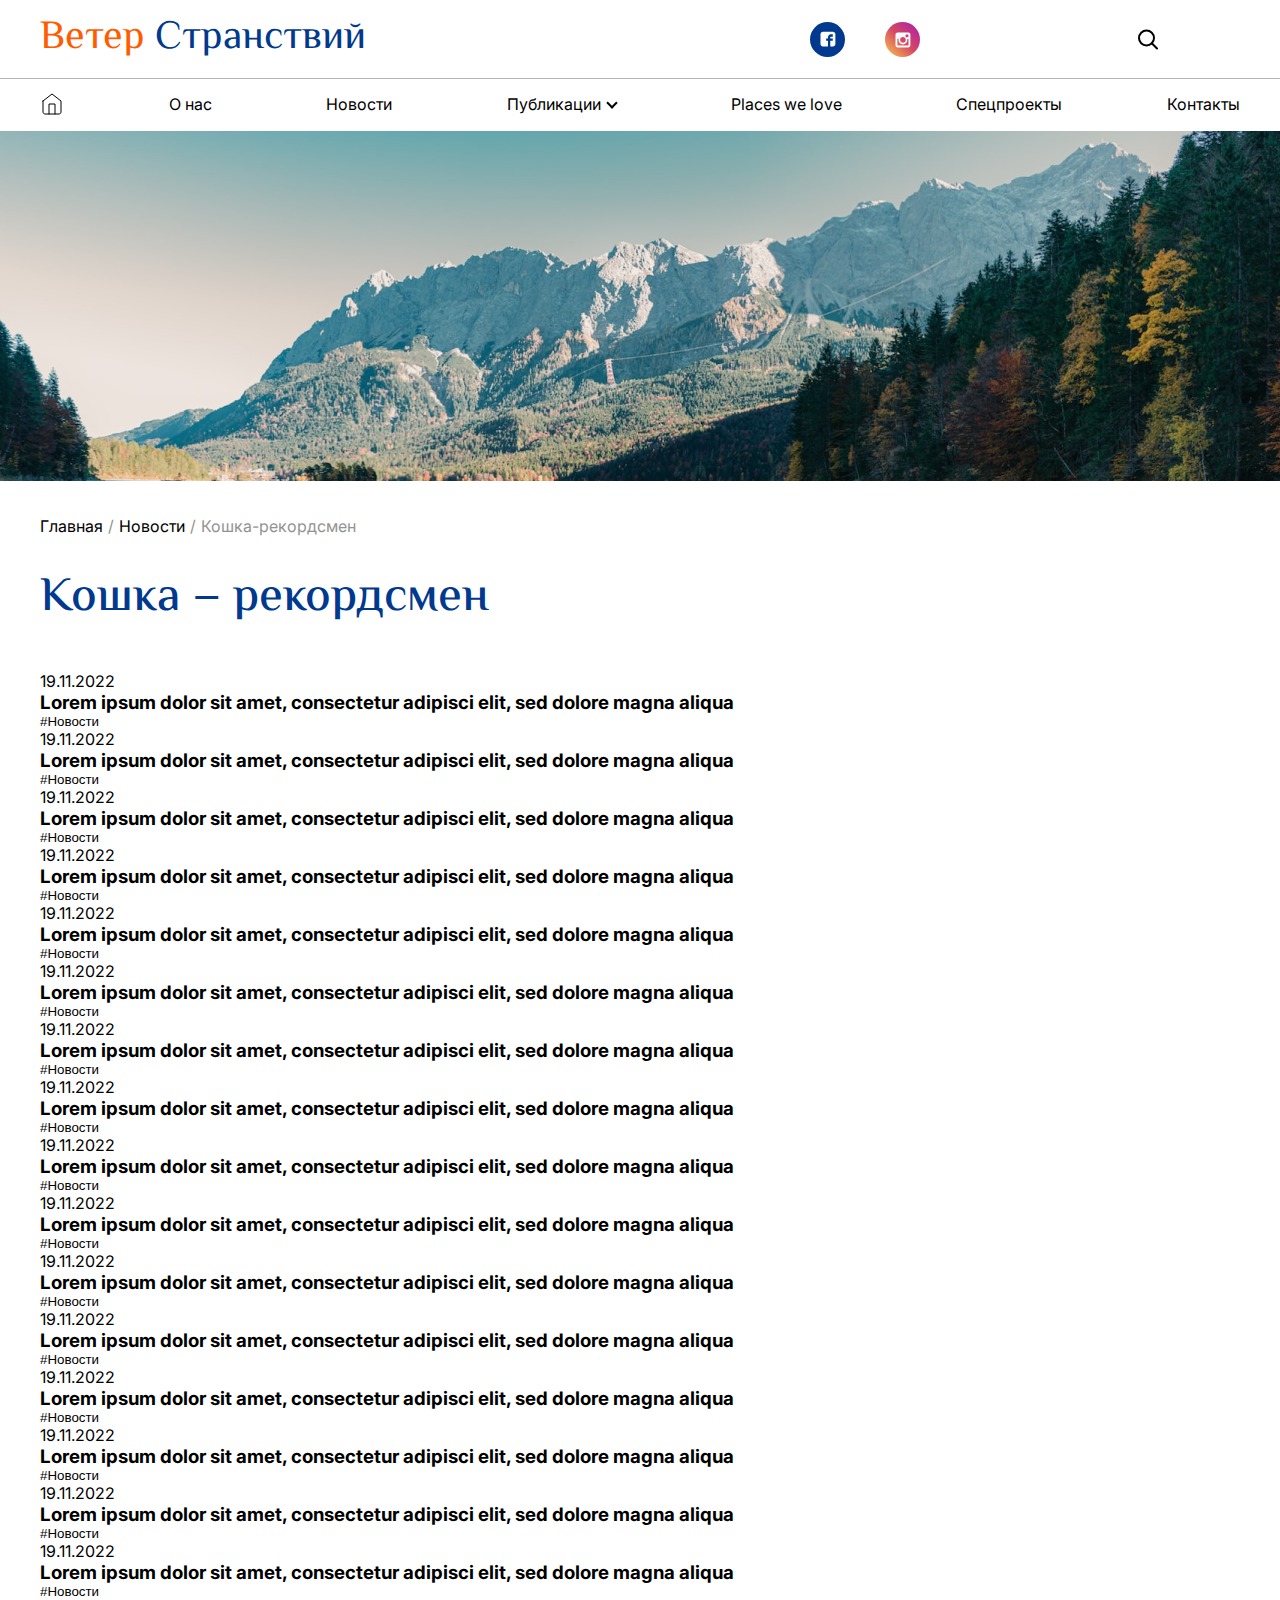
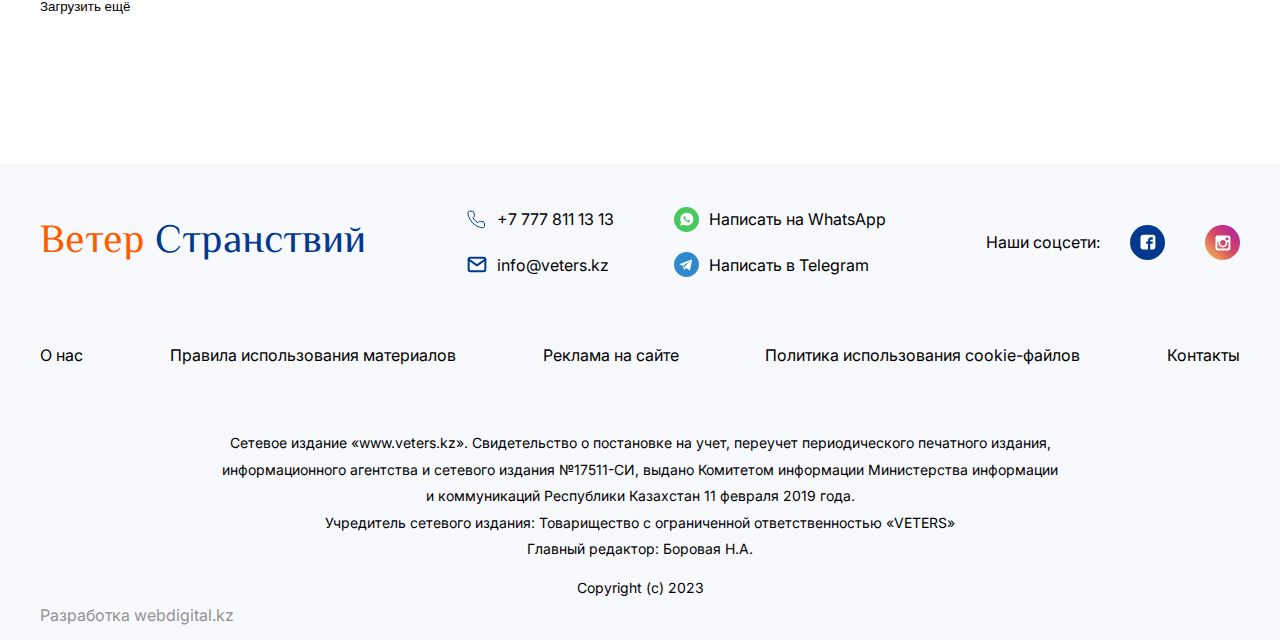
<file: news-child.html>
<!DOCTYPE html>
<html lang="ru">

<head>
    <meta charset="UTF-8" />
    <meta http-equiv="X-UA-Compatible" content="IE=edge" />
    <meta name="viewport" content="width=device-width, initial-scale=1.0" />
    <title></title>
    <link rel="stylesheet"
        href="https://fonts.googleapis.com/css2?family=Material+Symbols+Outlined:opsz,wght,FILL,GRAD@48,300,0,0" />
    <link rel="stylesheet" href="https://cdn.jsdelivr.net/npm/swiper@8/swiper-bundle.min.css" />
    <link rel="stylesheet" href="https://cdnjs.cloudflare.com/ajax/libs/animate.css/4.1.1/animate.min.css" />
    <!-- main css file -->
    <link rel="stylesheet" href="css/news-child.min.css" />
</head>

<body>
    <header class="header">
        <div class="header-top">
            <div class="container">
                <div class="header-wrapper">
                    <div class="header-logo main-title">Ветер <span>Странствий</span></div>
                    <div class="header-inner flex-sb">
                        <div class="header-media flex">
                            <a href="#"><img src="img/facebook.svg" alt="media"></a>
                            <a href="#"><img src="img/instagram.svg" alt="media"></a>
                        </div>
                        <div class="header-switch flex">
                            <!-- <a href="#"><img src="img/search.svg" alt="icon"></a> -->
                            <div class="header-search">
                                <img src="img/search.svg" alt="" class="header-search__main">
                                <div class="header-search__hovered">
                                    <form action="#" class="header-search__hovered-form">
                                        <img src="img/search-hovered.svg" alt="">
                                        <input type="text">
                                        <button>Найти</button>
                                    </form>
                                </div>
                            </div>
                            <div class="header-languages">
                                <div class="custom-select" style="width:60px;">
                                    <select>
                                        <option value="0">RU</option>
                                        <option value="0">RU</option>
                                        <option value="1">KZ</option>
                                        <option value="2">ENG</option>
                                    </select>
                                </div>
                            </div>
                        </div>
                    </div>
                </div>
            </div>
        </div>
        <nav class="header-nav">
            <div class="container">
                <div class="header-wrapper">
                    <a href="index.html" class="header-nav__link">
                        <img src="img/home.svg" alt="home">
                    </a>
                    <a href="about.html" class="header-nav__link">О нас</a>
                    <a href="news.html" class="header-nav__link">Новости</a>
                    <div class="header-nav__link-menu">
                        <div class="header-nav__link header-nav__link-submenu">
                            Публикации
                        </div>
                        <ul class="header-nav__menu">
                            <object>
                                <li>
                                    <a href="">Охота и рыбалка</a>
                                </li>
                                <li>
                                    <a href="">Туризм и экология</a>
                                </li>
                                <li>
                                    <a href="">Альпинизм</a>
                                </li>
                                <li>
                                    <a href="">Видео</a>
                                </li>
                            </object>
                        </ul>
                    </div>
                    <a href="places.html" class="header-nav__link">Places we love</a>
                    <a href="projects.html" class="header-nav__link">Спецпроекты</a>
                    <a href="contacts.html" class="header-nav__link">Контакты</a>
                </div>
            </div>
        </nav>

    </header>
    <main class="main news-child">
        <section class="banner"></section>
        <section class="news-child-wrapper">
            <div class="container">
                <div class="news-child-wrapper-nav">
                    <a href="index.html">Главная</a>
                    <p>/</p>
                    <a href="news.html">Новости</a>
                    <p>/</p>
                    <a href="news-child.html">Кошка-рекордсмен</a>
                </div>
                <div class="news-child-wrapper-title title">Кошка – рекордсмен</div>
                <div class="news-child-wrapper-content">
                    <div class="news-child-wrapper-item news-child-wrapper-item__main">
                        <div class="news-child-wrapper-item-bg"></div>
                        <div class="news-child-wrapper-item-inner">
                            <p>19.11.2022</p>
                            <h3>
                                Lorem ipsum dolor sit amet, consectetur adipisci elit, sed dolore magna aliqua
                            </h3>
                            <a href=""> <button class="news-child-wrapper-item-btn">#Новости</button></a>
                           
                        </div>
                    </div>
                    <div class="news-child-wrapper-item">
                        <div class="news-child-wrapper-item-bg"></div>
                        <div class="news-child-wrapper-item-inner">
                            <p>19.11.2022</p>
                            <h3>
                                Lorem ipsum dolor sit amet, consectetur adipisci elit, sed dolore magna aliqua
                            </h3>
                            <a href=""> <button class="news-child-wrapper-item-btn">#Новости</button></a>
                        </div>
                    </div>
                    <div class="news-child-wrapper-item">
                        <div class="news-child-wrapper-item-bg"></div>
                        <div class="news-child-wrapper-item-inner">
                            <p>19.11.2022</p>
                            <h3>
                                Lorem ipsum dolor sit amet, consectetur adipisci elit, sed dolore magna aliqua
                            </h3>
                            <a href=""> <button class="news-child-wrapper-item-btn">#Новости</button></a>
                        </div>
                    </div>
                    <div class="news-child-wrapper-item">
                        <div class="news-child-wrapper-item-bg"></div>
                        <div class="news-child-wrapper-item-inner">
                            <p>19.11.2022</p>
                            <h3>
                                Lorem ipsum dolor sit amet, consectetur adipisci elit, sed dolore magna aliqua
                            </h3>
                            <a href=""> <button class="news-child-wrapper-item-btn">#Новости</button></a>
                        </div>
                    </div>
                    <div class="news-child-wrapper-item">
                        <div class="news-child-wrapper-item-bg"></div>
                        <div class="news-child-wrapper-item-inner">
                            <p>19.11.2022</p>
                            <h3>
                                Lorem ipsum dolor sit amet, consectetur adipisci elit, sed dolore magna aliqua
                            </h3>
                            <a href=""> <button class="news-child-wrapper-item-btn">#Новости</button></a>
                        </div>
                    </div>
                    <div class="news-child-wrapper-item">
                        <div class="news-child-wrapper-item-bg"></div>
                        <div class="news-child-wrapper-item-inner">
                            <p>19.11.2022</p>
                            <h3>
                                Lorem ipsum dolor sit amet, consectetur adipisci elit, sed dolore magna aliqua
                            </h3>
                            <a href=""> <button class="news-child-wrapper-item-btn">#Новости</button></a>
                        </div>
                    </div>
                    <div class="news-child-wrapper-item">
                        <div class="news-child-wrapper-item-bg"></div>
                        <div class="news-child-wrapper-item-inner">
                            <p>19.11.2022</p>
                            <h3>
                                Lorem ipsum dolor sit amet, consectetur adipisci elit, sed dolore magna aliqua
                            </h3>
                            <a href=""> <button class="news-child-wrapper-item-btn">#Новости</button></a>
                        </div>
                    </div>
                    <div class="news-child-wrapper-item">
                        <div class="news-child-wrapper-item-bg"></div>
                        <div class="news-child-wrapper-item-inner">
                            <p>19.11.2022</p>
                            <h3>
                                Lorem ipsum dolor sit amet, consectetur adipisci elit, sed dolore magna aliqua
                            </h3>
                            <a href=""> <button class="news-child-wrapper-item-btn">#Новости</button></a>
                        </div>
                    </div>
                </div>
                <div class="news-child-wrapper-content news-child-toggle">
                    <div class="news-child-wrapper-item news-child-wrapper-item__main">
                        <div class="news-child-wrapper-item-bg"></div>
                        <div class="news-child-wrapper-item-inner">
                            <p>19.11.2022</p>
                            <h3>
                                Lorem ipsum dolor sit amet, consectetur adipisci elit, sed dolore magna aliqua
                            </h3>
                            <a href=""> <button class="news-child-wrapper-item-btn">#Новости</button></a>
                           
                        </div>
                    </div>
                    <div class="news-child-wrapper-item">
                        <div class="news-child-wrapper-item-bg"></div>
                        <div class="news-child-wrapper-item-inner">
                            <p>19.11.2022</p>
                            <h3>
                                Lorem ipsum dolor sit amet, consectetur adipisci elit, sed dolore magna aliqua
                            </h3>
                            <a href=""> <button class="news-child-wrapper-item-btn">#Новости</button></a>
                        </div>
                    </div>
                    <div class="news-child-wrapper-item">
                        <div class="news-child-wrapper-item-bg"></div>
                        <div class="news-child-wrapper-item-inner">
                            <p>19.11.2022</p>
                            <h3>
                                Lorem ipsum dolor sit amet, consectetur adipisci elit, sed dolore magna aliqua
                            </h3>
                            <a href=""> <button class="news-child-wrapper-item-btn">#Новости</button></a>
                        </div>
                    </div>
                    <div class="news-child-wrapper-item">
                        <div class="news-child-wrapper-item-bg"></div>
                        <div class="news-child-wrapper-item-inner">
                            <p>19.11.2022</p>
                            <h3>
                                Lorem ipsum dolor sit amet, consectetur adipisci elit, sed dolore magna aliqua
                            </h3>
                            <a href=""> <button class="news-child-wrapper-item-btn">#Новости</button></a>
                        </div>
                    </div>
                    <div class="news-child-wrapper-item">
                        <div class="news-child-wrapper-item-bg"></div>
                        <div class="news-child-wrapper-item-inner">
                            <p>19.11.2022</p>
                            <h3>
                                Lorem ipsum dolor sit amet, consectetur adipisci elit, sed dolore magna aliqua
                            </h3>
                            <a href=""> <button class="news-child-wrapper-item-btn">#Новости</button></a>
                        </div>
                    </div>
                    <div class="news-child-wrapper-item">
                        <div class="news-child-wrapper-item-bg"></div>
                        <div class="news-child-wrapper-item-inner">
                            <p>19.11.2022</p>
                            <h3>
                                Lorem ipsum dolor sit amet, consectetur adipisci elit, sed dolore magna aliqua
                            </h3>
                            <a href=""> <button class="news-child-wrapper-item-btn">#Новости</button></a>
                        </div>
                    </div>
                    <div class="news-child-wrapper-item">
                        <div class="news-child-wrapper-item-bg"></div>
                        <div class="news-child-wrapper-item-inner">
                            <p>19.11.2022</p>
                            <h3>
                                Lorem ipsum dolor sit amet, consectetur adipisci elit, sed dolore magna aliqua
                            </h3>
                            <a href=""> <button class="news-child-wrapper-item-btn">#Новости</button></a>
                        </div>
                    </div>
                    <div class="news-child-wrapper-item">
                        <div class="news-child-wrapper-item-bg"></div>
                        <div class="news-child-wrapper-item-inner">
                            <p>19.11.2022</p>
                            <h3>
                                Lorem ipsum dolor sit amet, consectetur adipisci elit, sed dolore magna aliqua
                            </h3>
                            <a href=""> <button class="news-child-wrapper-item-btn">#Новости</button></a>
                        </div>
                    </div>
                </div>
                <button class="news-child-wrapper-btn">Загрузить ещё</button>
            </div>
        </section>
    </main>
    <footer class="footer">
        <div class="container">
            <div class="footer-top">
                <div class="footer-logo main-title"><span>Ветер</span> Странствий</div>
                <div class="footer-inner">
                    <div class="footer-inner-child">
                        <a href="tel:+77778111313" class="footer-item">
                            <img src="img/tel.svg" alt="">
                            <p>+7 777 811 13 13</p>
                        </a>
                        <a href="mailto:info@veters.kz" class="footer-item">
                            <img src="img/mail.svg" alt="">
                            <p>info@veters.kz</p>
                        </a>
                    </div>
                    <div class="footer-inner-child">
                        <a href="" class="footer-item">
                            <img src="img/whatsapp.svg" alt="">
                            <p>Написать на WhatsApp</p>
                        </a>
                        <a href="" class="footer-item">
                            <img src="img/telegram.svg" alt="">
                            <p>Написать в Telegram</p>
                        </a>
                    </div>


                </div>
                <div class="footer-media-wrapper">
                    <p>Наши соцсети: </p>
                    <div class="footer-media">
                        <a href="">
                            <img src="img/facebook.svg" alt="">
                        </a>
                        <a href="">
                            <img src="img/instagram.svg" alt="">
                        </a>
                    </div>
                </div>
            </div>
            <div class="footer-nav">
                <a href="about.html">О нас</a>
                <a href="">Правила использования материалов</a>
                <a href="">Реклама на сайте</a>
                <a href="">Политика использования cookie-файлов</a>
                <a href="contacts.html">Контакты</a>
            </div>
            <div class="footer-info">
                Сетевое издание «www.veters.kz». Свидетельство о постановке на учет, переучет периодического печатного
                издания,
                <br>
                информационного агентства и сетевого издания №17511-СИ, выдано Комитетом информации Министерства
                информации
                <br>
                и коммуникаций Республики Казахстан 11 февраля 2019 года.
                <br>
                Учредитель сетевого издания: Товарищество с ограниченной ответственностью «VETERS»
                <br>
                Главный редактор: Боровая Н.А.
            </div>
            <div class="footer-copyright">Copyright (с) 2023</div>
            <div class="footer-main">
                Разработка webdigital.kz
            </div>
        </div>
    </footer>
    <script src="https://cdnjs.cloudflare.com/ajax/libs/wow/1.1.2/wow.min.js"></script>
    <script src="https://code.jquery.com/jquery-3.6.3.min.js"></script>
    <script src="js/menu.js"></script>
    <script src="js/show.js"></script>
    <script src="js/wow-init.js"></script>
</body>

</html>
</file>
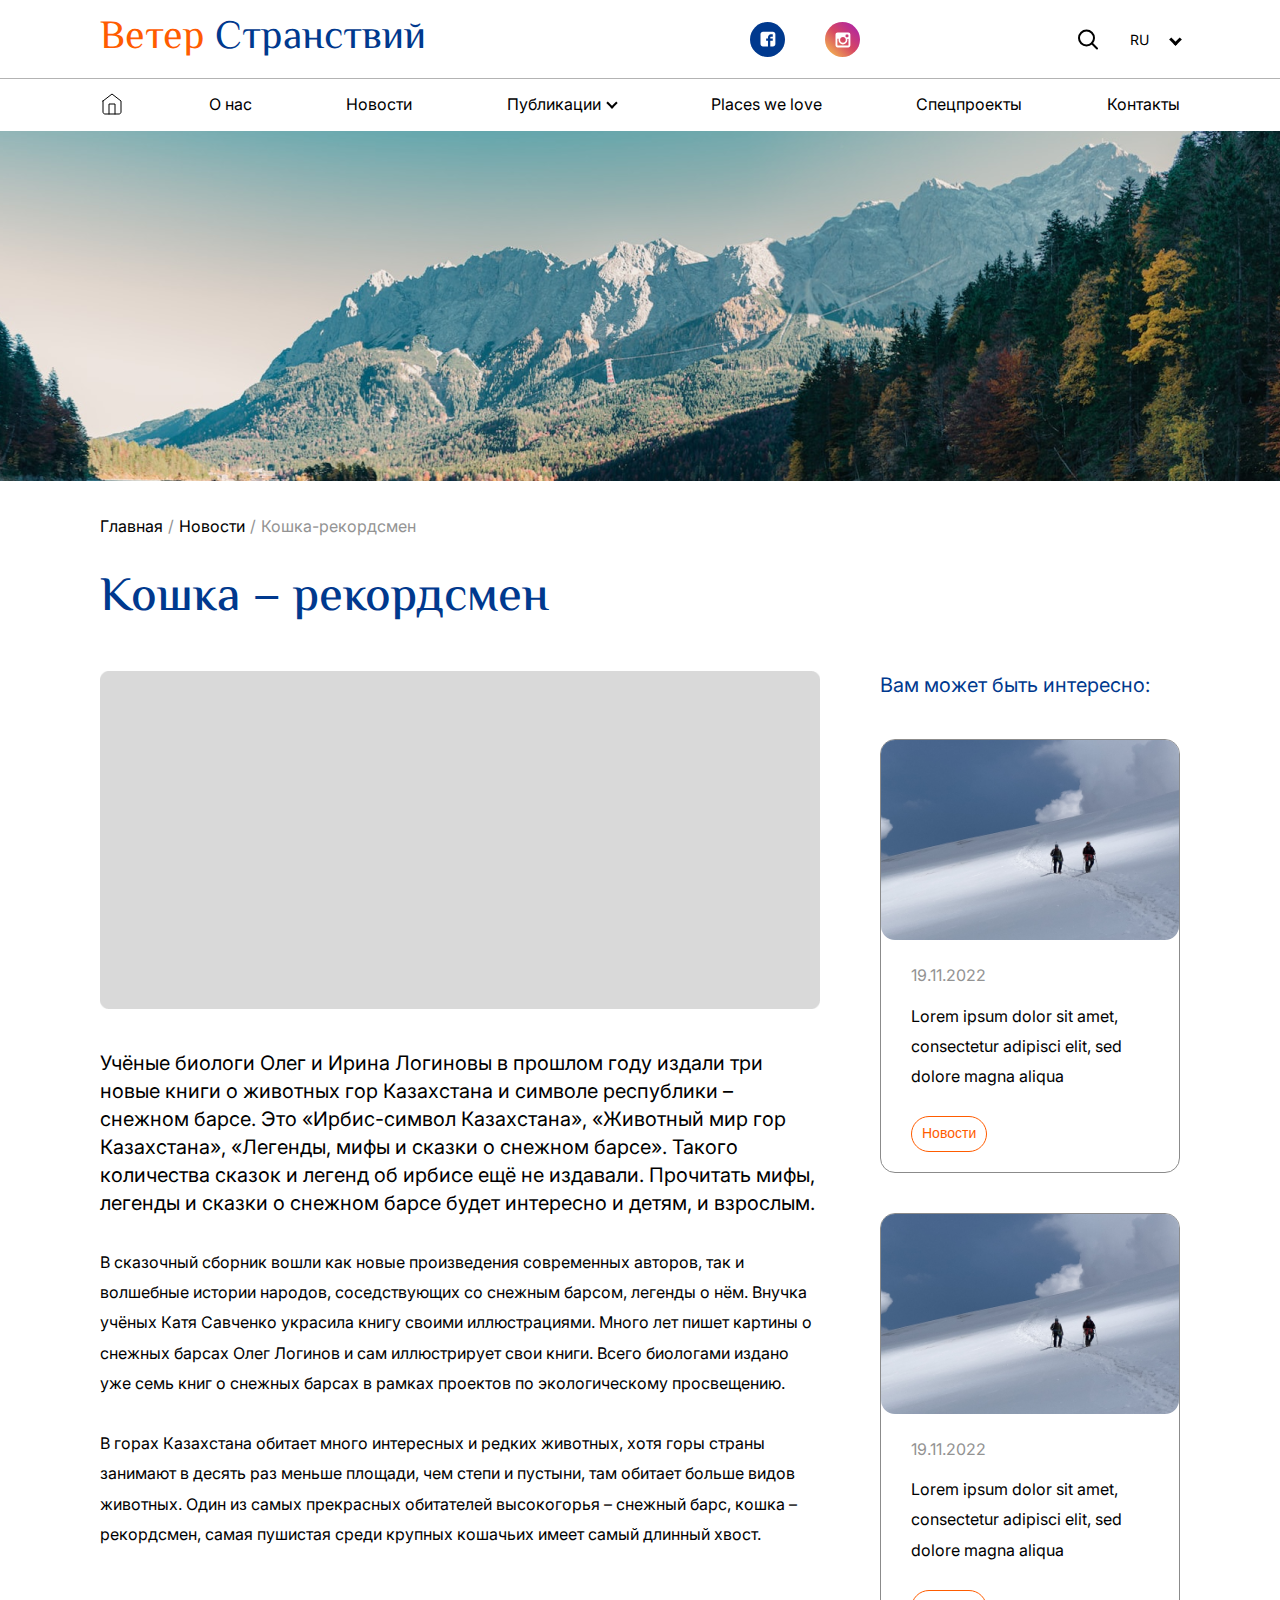
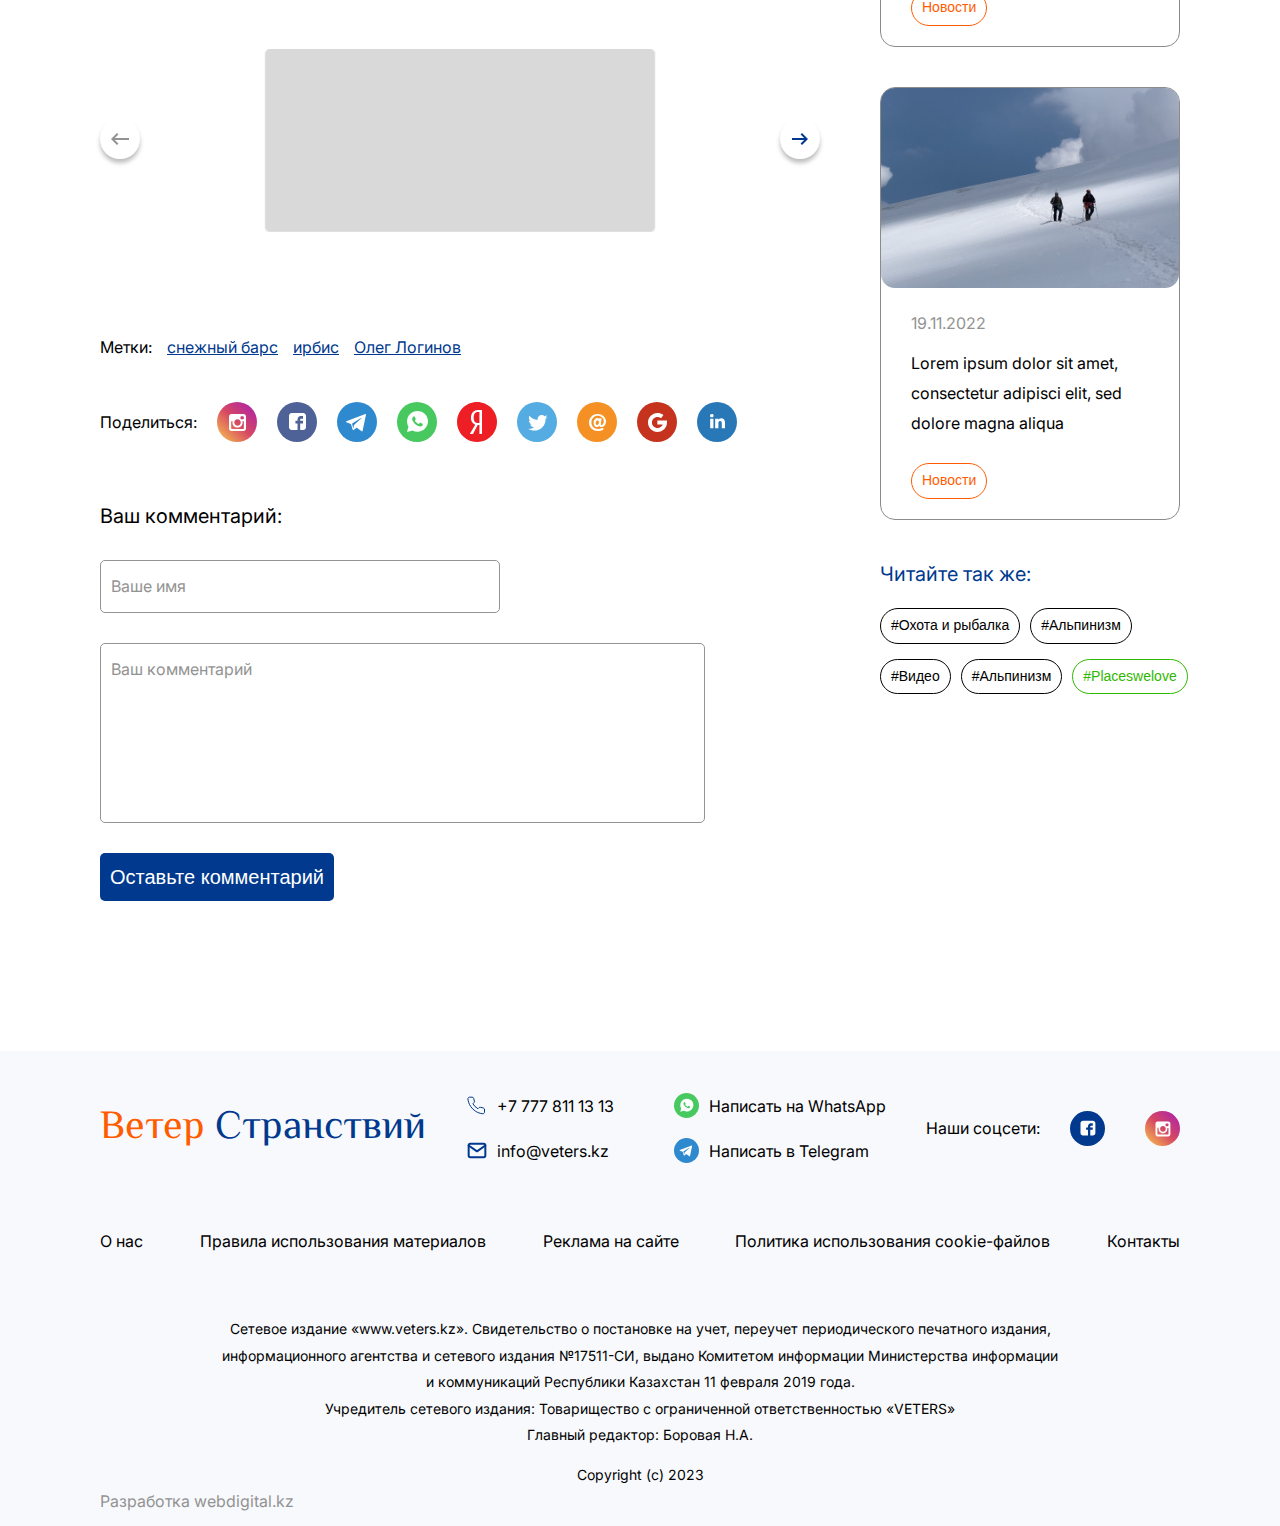
<file: news-post.html>
<!DOCTYPE html>
<html lang="ru">

<head>
    <meta charset="UTF-8" />
    <meta http-equiv="X-UA-Compatible" content="IE=edge" />
    <meta name="viewport" content="width=device-width, initial-scale=1.0" />
    <title></title>
    <link rel="stylesheet"
        href="https://fonts.googleapis.com/css2?family=Material+Symbols+Outlined:opsz,wght,FILL,GRAD@48,300,0,0" />
    <link rel="stylesheet" href="https://cdn.jsdelivr.net/npm/swiper@8/swiper-bundle.min.css" />
    <link rel="stylesheet" href="https://cdnjs.cloudflare.com/ajax/libs/animate.css/4.1.1/animate.min.css" />
    <!-- main css file -->
    <link rel="stylesheet" href="css/news-post.min.css" />
</head>

<body>
    <header class="header">
        <div class="header-top">
            <div class="container">
                <div class="header-wrapper wow animate__animated animate__fadeInDown">
                    <div class="header-logo main-title">Ветер <span>Странствий</span></div>
                    <div class="header-inner flex-sb">
                        <div class="header-media flex">
                            <a href="#"><img src="img/facebook.svg" alt="media"></a>
                            <a href="#"><img src="img/instagram.svg" alt="media"></a>
                        </div>
                        <div class="header-switch flex">
                            <div class="header-search">
                                <img src="img/search.svg" alt="" class="header-search__main">
                                <div class="header-search__hovered">
                                    <form action="#" class="header-search__hovered-form">
                                        <img src="img/search-hovered.svg" alt="">
                                        <input type="text">
                                        <button>Найти</button>
                                    </form>
                                </div>
                            </div>
                            <div class="header-languages">
                                <div class="custom-select" style="width:60px;">
                                    <select>
                                        <option value="0">RU</option>
                                        <option value="0">RU</option>
                                        <option value="1">KZ</option>
                                        <option value="2">ENG</option>
                                    </select>
                                </div>
                            </div>
                        </div>
                        <div class="header__menu">
                            <img src="img/burger.svg" alt="">
                        </div>
                        <div class="header__mobile">
                            <div class="header__mobile-wrapper">
                                <a href="index.html" class="header-nav__link">
                                    <img src="img/home.svg" alt="home">
                                </a>
                                <a href="about.html" class="header-nav__link">О нас</a>
                                <a href="news.html" class="header-nav__link">Новости</a>
                                <div class="header-nav__link-menu">
                                    <div class="header-nav__link header-nav__link-submenu-mobile">
                                        Публикации
                                    </div>
                                    <ul class="header-nav__menu-mobile">
                                        <object>
                                            <li>
                                                <a href="">Охота и рыбалка</a>
                                            </li>
                                            <li>
                                                <a href="publications.html">Туризм и экология</a>
                                            </li>
                                            <li>
                                                <a href="">Альпинизм</a>
                                            </li>
                                            <li>
                                                <a href="">Видео</a>
                                            </li>
                                        </object>
                                    </ul>
                                </div>
                                <a href="places.html" class="header-nav__link">Places we love</a>
                                <a href="specprojects.html" class="header-nav__link">Спецпроекты</a>
                                <a href="contacts.html" class="header-nav__link">Контакты</a>
                                <div class="header-languages">
                                    <div class="custom-select" style="width:60px;">
                                        <select>
                                            <option value="0">RU</option>
                                            <option value="0">RU</option>
                                            <option value="1">KZ</option>
                                            <option value="2">ENG</option>
                                        </select>
                                    </div>
                                </div>
                            </div>
                        </div>
                    </div>
                </div>
            </div>
        </div>
        <nav class="header-nav">
            <div class="container">
                <div class="header-wrapper">
                    <a href="index.html" class="header-nav__link">
                        <img src="img/home.svg" alt="home">
                    </a>
                    <a href="about.html" class="header-nav__link">О нас</a>
                    <a href="news.html" class="header-nav__link">Новости</a>
                    <div class="header-nav__link-menu">
                        <div class="header-nav__link header-nav__link-submenu">
                            Публикации
                        </div>
                        <ul class="header-nav__menu">
                            <object>
                                <li>
                                    <a href="">Охота и рыбалка</a>
                                </li>
                                <li>
                                    <a href="publications.html">Туризм и экология</a>
                                </li>
                                <li>
                                    <a href="">Альпинизм</a>
                                </li>
                                <li>
                                    <a href="">Видео</a>
                                </li>
                            </object>
                        </ul>
                    </div>
                    <a href="places.html" class="header-nav__link">Places we love</a>
                    <div class="header-languages">
                        <div class="custom-select" style="width:60px;">
                            <select>
                                <option value="0">RU</option>
                                <option value="0">RU</option>
                                <option value="1">KZ</option>
                                <option value="2">ENG</option>
                            </select>
                        </div>
                    </div>
                    <a href="specprojects.html" class="header-nav__link">Спецпроекты</a>
                    <a href="contacts.html" class="header-nav__link">Контакты</a>
                </div>
            </div>
        </nav>
        <div class="container">
            <div class="form-search-mobile">
                <img src="img/search-hovered.svg" alt="">
                <input type="text">
            </div>
        </div>
    </header>
    <main class="main post">
        <section class="banner"></section>
        <section class="post-wrapper">
            <div class="container">
                <div class="post-wrapper-nav">
                    <a href="index.html">Главная</a>
                    <p>/</p>
                    <a href="news.html">Новости</a>
                    <p>/</p>
                    <a href="news-post.html">Кошка-рекордсмен</a>
                </div>
                <div class="post-wrapper-title title wow animate__animated animate__fadeInDown">Кошка – рекордсмен</div>
                <div class="post-inner">
                    <div class="post-content">
                        <img src="img/example.png" alt="" class="post-image">
                        <div class="post-info">
                        Учёные биологи Олег и Ирина Логиновы в прошлом году издали три новые книги о животных гор Казахстана и символе республики – снежном барсе. Это «Ирбис-символ Казахстана», «Животный мир гор Казахстана», «Легенды, мифы и сказки о снежном барсе». Такого количества сказок и легенд об ирбисе ещё не издавали. Прочитать мифы, легенды и сказки о снежном барсе будет интересно и детям, и взрослым.
                        </div>
                        <div class="post-text">
                            В сказочный сборник вошли как новые произведения современных авторов, так и волшебные истории народов, соседствующих со снежным барсом, легенды о нём. Внучка учёных Катя Савченко украсила книгу своими иллюстрациями. Много лет пишет картины о снежных барсах Олег Логинов и сам иллюстрирует свои книги. Всего биологами издано уже семь книг о снежных барсах в рамках проектов по экологическому просвещению.
                        </div>
                        <div class="post-text">
                            В горах Казахстана обитает много интересных и редких животных, хотя горы страны занимают в десять раз меньше площади, чем степи и пустыни, там обитает больше видов животных. Один из самых прекрасных обитателей высокогорья – снежный барс, кошка – рекордсмен, самая пушистая среди крупных кошачьих имеет самый длинный хвост.
                        </div>
                        <div class="post-slider">
                            <div class="swiper post-swiper">
                                <div class="swiper-wrapper">
                                    <div class="swiper-slide">
                                        <div class="swiper-img">
                                            <img src="img/example.png" alt="">
                                        </div>
                                    </div>
                                    <div class="swiper-slide">
                                        <h1>hello</h1>
                                    </div>
                                    <div class="swiper-slide">
                                        <div class="swiper-img">
                                            <img src="img/example.png" alt="">
                                        </div>
                                    </div>
                                </div>
                            </div>
                            <div class="swiper-button-prev post-swiper-button-prev">
                                <span class="material-symbols-outlined">
                                    keyboard_backspace
                                </span>
                            </div>
                            <div class="swiper-button-next post-swiper-button-next">
                                <span class="material-symbols-outlined">
                                    arrow_right_alt
                                </span>
                            </div>
                        </div>
                        <div class="post-labels">
                            <p>Метки:</p>
                            <a href="">снежный барс</a>
                            <a href="">ирбис</a>
                            <a href="">Олег Логинов</a>
                        </div>
                        <div class="post-media">
                            <p>Поделиться: </p>
                            <div>
                                <a href=""><img src="img/label-insta.svg" alt=""></a>
                                <a href=""><img src="img/label-facebook.svg" alt=""></a>
                                <a href=""><img src="img/label-telegram.svg" alt=""></a>
                                <a href=""><img src="img/label-whatsapp.svg" alt=""></a>
                                <a href=""><img src="img/label-yandex.svg" alt=""></a>
                                <a href=""><img src="img/label-twitter.svg" alt=""></a>
                                <a href=""><img src="img/label-mymir.svg" alt=""></a>
                                <a href=""><img src="img/label-google.svg" alt=""></a>
                                <a href=""><img src="img/label-linkedin.svg" alt=""></a>
                            </div>
                        </div>
                        <form action="#" class="post-feedback">
                            <h2>Ваш комментарий:</h2>
                            <div class="post-feedback__wrapper">
                                <input type="text" placeholder="Ваше имя">
                                <textarea placeholder="Ваш комментарий"></textarea>
                                <button>Оставьте комментарий</button>
                            </div>
                        </form>
                    </div>
                    <div class="post-aside wow animate__animated animate__fadeInRight">
                        <h2 class="post-aside__heading">Вам может быть интересно:</h2>
                        <div class="post-aside__cards">
                            <a href="" class="post-aside__card">
                                <div class="post-aside-bg"></div>
                                <div class="post-aside__text">
                                    <p>19.11.2022</p>
                                    <h3>
                                        Lorem ipsum dolor sit amet, consectetur adipisci elit, sed dolore magna aliqua
                                    </h3>
                                    <div>
                                        <button>Новости</button>
                                    </div>
                                </div>
                            </a>
                            <a href="" class="post-aside__card">
                                <div class="post-aside-bg"></div>
                                <div class="post-aside__text">
                                    <p>19.11.2022</p>
                                    <h3>
                                        Lorem ipsum dolor sit amet, consectetur adipisci elit, sed dolore magna aliqua
                                    </h3>
                                    <div>
                                        <button>Новости</button>
                                    </div>
                                </div>
                            </a>
                            <a href="" class="post-aside__card">
                                <div class="post-aside-bg"></div>
                                <div class="post-aside__text">
                                    <p>19.11.2022</p>
                                    <h3>
                                        Lorem ipsum dolor sit amet, consectetur adipisci elit, sed dolore magna aliqua
                                    </h3>
                                    <div>
                                        <button>Новости</button>
                                    </div>
                                </div>
                            </a>
                        </div>
                        <div class="post-aside__tags-wrapper">
                            <h2>Читайте так же:</h2>
                            <div class="post-aside__tags">
                                <a href="">
                                    <button>#Охота и рыбалка</button>
                                </a>
                                <a href="">
                                    <button>#Альпинизм</button>
                                </a>
                                <a href="">
                                    <button>#Видео</button>
                                </a>
                                <a href="">
                                    <button>#Альпинизм</button>
                                </a>
                                <a href="">
                                    <button>#Placeswelove</button>
                                </a>
                            </div>
                        </div>
                    </div>
                </div>
            </div>
        </section>
    </main>
    <footer class="footer">
        <div class="container">
            <div class="footer-top">
                <div class="footer-logo main-title"><span>Ветер</span> Странствий</div>
                <div class="footer-inner">
                    <div class="footer-inner-child">
                        <a href="tel:+77778111313" class="footer-item">
                            <img src="img/tel.svg" alt="">
                            <p>+7 777 811 13 13</p>
                        </a>
                        <a href="mailto:info@veters.kz" class="footer-item">
                            <img src="img/mail.svg" alt="">
                            <p>info@veters.kz</p>
                        </a>
                    </div>
                    <div class="footer-inner-child">
                        <a href="" class="footer-item">
                            <img src="img/whatsapp.svg" alt="">
                            <p>Написать на WhatsApp</p>
                        </a>
                        <a href="" class="footer-item">
                            <img src="img/telegram.svg" alt="">
                            <p>Написать в Telegram</p>
                        </a>
                    </div>


                </div>
                <div class="footer-media-wrapper">
                    <p>Наши соцсети: </p>
                    <div class="footer-media">
                        <a href="">
                            <img src="img/facebook.svg" alt="">
                        </a>
                        <a href="">
                            <img src="img/instagram.svg" alt="">
                        </a>
                    </div>
                </div>
            </div>
            <div class="footer-nav">
                <a href="about.html">О нас</a>
                <a href="">Правила использования материалов</a>
                <a href="">Реклама на сайте</a>
                <a href="">Политика использования cookie-файлов</a>
                <a href="contacts.html">Контакты</a>
            </div>
            <div class="footer-info">
                Сетевое издание «www.veters.kz». Свидетельство о постановке на учет, переучет периодического печатного
                издания,
                <br>
                информационного агентства и сетевого издания №17511-СИ, выдано Комитетом информации Министерства
                информации
                <br>
                и коммуникаций Республики Казахстан 11 февраля 2019 года.
                <br>
                Учредитель сетевого издания: Товарищество с ограниченной ответственностью «VETERS»
                <br>
                Главный редактор: Боровая Н.А.
            </div>
            <div class="footer-copyright">Copyright (с) 2023</div>
            <div class="footer-main">
                Разработка webdigital.kz
            </div>
        </div>
    </footer>
    <script src="https://cdnjs.cloudflare.com/ajax/libs/wow/1.1.2/wow.min.js"></script>
    <script src="https://code.jquery.com/jquery-3.6.3.min.js"></script>
    <script src="https://cdn.jsdelivr.net/npm/swiper@8/swiper-bundle.min.js"></script>
    <script src="js/menu.js"></script>
    <script src="js/post.js"></script>
    <script src="js/show.js"></script>
    <script src="js/change.js"></script>
    <script src="js/wow-init.js"></script>
</body>

</html>
</file>
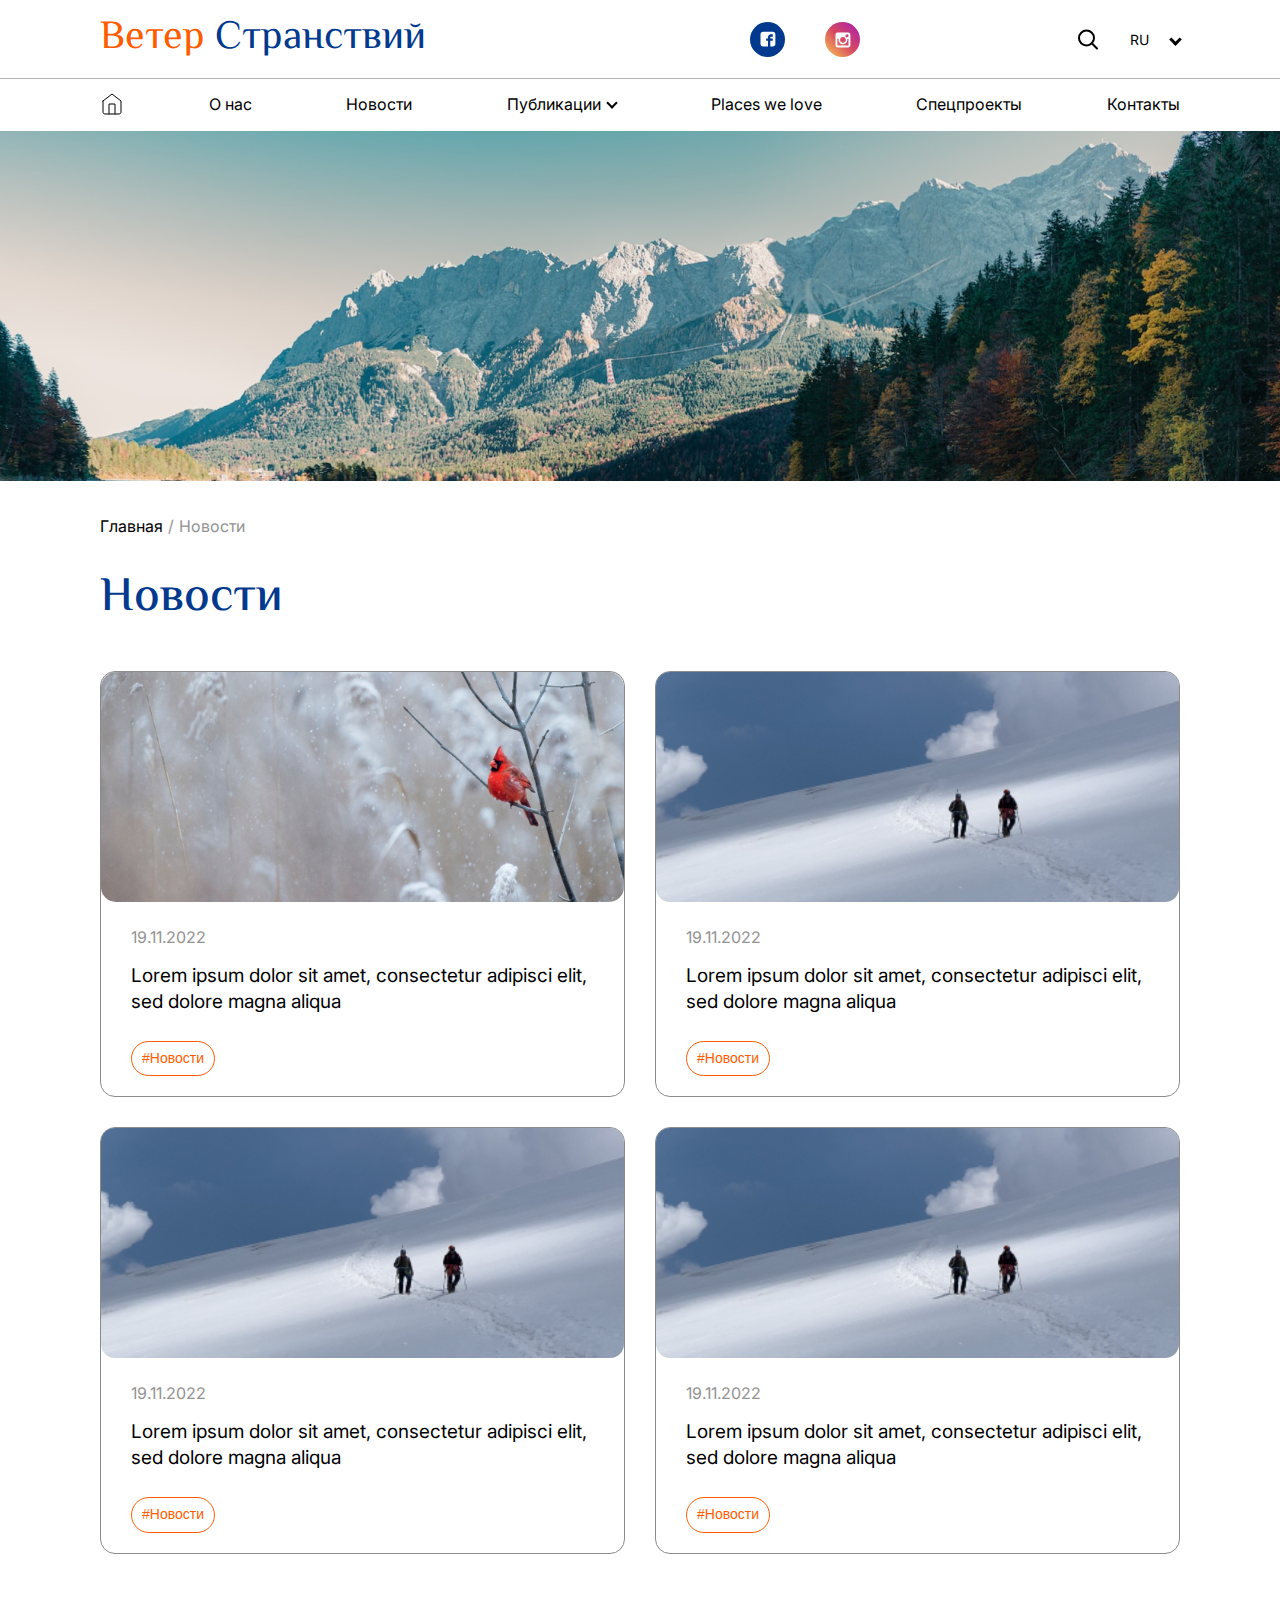
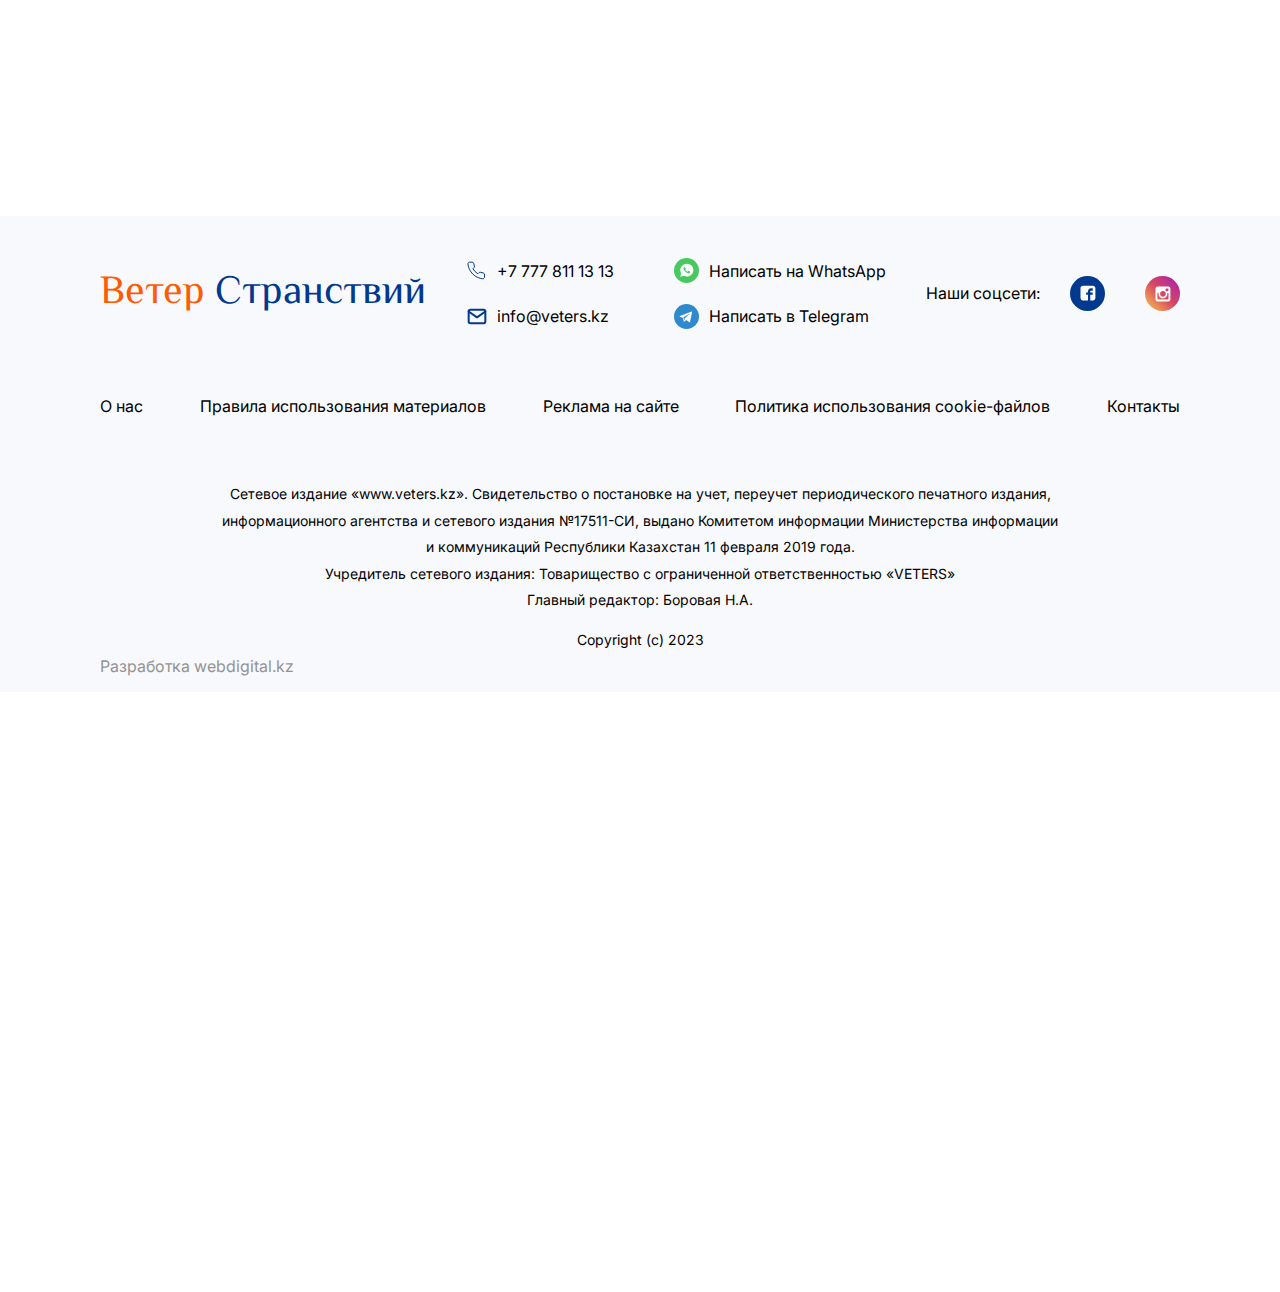
<file: news.html>
<!DOCTYPE html>
<html lang="ru">

<head>
    <meta charset="UTF-8" />
    <meta http-equiv="X-UA-Compatible" content="IE=edge" />
    <meta name="viewport" content="width=device-width, initial-scale=1.0" />
    <title></title>
    <link rel="stylesheet"
        href="https://fonts.googleapis.com/css2?family=Material+Symbols+Outlined:opsz,wght,FILL,GRAD@48,300,0,0" />
    <link rel="stylesheet" href="https://cdn.jsdelivr.net/npm/swiper@8/swiper-bundle.min.css" />
    <link rel="stylesheet" href="https://cdnjs.cloudflare.com/ajax/libs/animate.css/4.1.1/animate.min.css" />
    <!-- main css file -->
    <link rel="stylesheet" href="css/news.min.css" />
</head>

<body>
    <header class="header">
        <div class="header-top">
            <div class="container">
                <div class="header-wrapper wow animate__animated animate__fadeInDown">
                    <div class="header-logo main-title">Ветер <span>Странствий</span></div>
                    <div class="header-inner flex-sb">
                        <div class="header-media flex">
                            <a href="#"><img src="img/facebook.svg" alt="media"></a>
                            <a href="#"><img src="img/instagram.svg" alt="media"></a>
                        </div>
                        <div class="header-switch flex">
                            <div class="header-search">
                                <img src="img/search.svg" alt="" class="header-search__main">
                                <div class="header-search__hovered">
                                    <form action="#" class="header-search__hovered-form">
                                        <img src="img/search-hovered.svg" alt="">
                                        <input type="text">
                                        <button>Найти</button>
                                    </form>
                                </div>
                            </div>
                            <div class="header-languages">
                                <div class="custom-select" style="width:60px;">
                                    <select>
                                        <option value="0">RU</option>
                                        <option value="0">RU</option>
                                        <option value="1">KZ</option>
                                        <option value="2">ENG</option>
                                    </select>
                                </div>
                            </div>
                        </div>
                        <div class="header__menu">
                            <img src="img/burger.svg" alt="">
                        </div>
                        <div class="header__mobile">
                            <div class="header__mobile-wrapper">
                                <a href="index.html" class="header-nav__link">
                                    <img src="img/home.svg" alt="home">
                                </a>
                                <a href="about.html" class="header-nav__link">О нас</a>
                                <a href="news.html" class="header-nav__link">Новости</a>
                                <div class="header-nav__link-menu">
                                    <div class="header-nav__link header-nav__link-submenu-mobile">
                                        Публикации
                                    </div>
                                    <ul class="header-nav__menu-mobile">
                                        <object>
                                            <li>
                                                <a href="">Охота и рыбалка</a>
                                            </li>
                                            <li>
                                                <a href="publications.html">Туризм и экология</a>
                                            </li>
                                            <li>
                                                <a href="">Альпинизм</a>
                                            </li>
                                            <li>
                                                <a href="">Видео</a>
                                            </li>
                                        </object>
                                    </ul>
                                </div>
                                <a href="places.html" class="header-nav__link">Places we love</a>
                                <a href="specprojects.html" class="header-nav__link">Спецпроекты</a>
                                <a href="contacts.html" class="header-nav__link">Контакты</a>
                                <div class="header-languages">
                                    <div class="custom-select" style="width:60px;">
                                        <select>
                                            <option value="0">RU</option>
                                            <option value="0">RU</option>
                                            <option value="1">KZ</option>
                                            <option value="2">ENG</option>
                                        </select>
                                    </div>
                                </div>
                            </div>
                        </div>
                    </div>
                </div>
            </div>
        </div>
        <nav class="header-nav">
            <div class="container">
                <div class="header-wrapper">
                    <a href="index.html" class="header-nav__link">
                        <img src="img/home.svg" alt="home">
                    </a>
                    <a href="about.html" class="header-nav__link">О нас</a>
                    <a href="news.html" class="header-nav__link">Новости</a>
                    <div class="header-nav__link-menu">
                        <div class="header-nav__link header-nav__link-submenu">
                            Публикации
                        </div>
                        <ul class="header-nav__menu">
                            <object>
                                <li>
                                    <a href="">Охота и рыбалка</a>
                                </li>
                                <li>
                                    <a href="publications.html">Туризм и экология</a>
                                </li>
                                <li>
                                    <a href="">Альпинизм</a>
                                </li>
                                <li>
                                    <a href="">Видео</a>
                                </li>
                            </object>
                        </ul>
                    </div>
                    <a href="places.html" class="header-nav__link">Places we love</a>
                    <div class="header-languages">
                        <div class="custom-select" style="width:60px;">
                            <select>
                                <option value="0">RU</option>
                                <option value="0">RU</option>
                                <option value="1">KZ</option>
                                <option value="2">ENG</option>
                            </select>
                        </div>
                    </div>
                    <a href="specprojects.html" class="header-nav__link">Спецпроекты</a>
                    <a href="contacts.html" class="header-nav__link">Контакты</a>
                </div>
            </div>
        </nav>
        <div class="container">
            <div class="form-search-mobile">
                <img src="img/search-hovered.svg" alt="">
                <input type="text">
            </div>
        </div>
    </header>
    <main class="main news">
        <section class="banner"></section>
        <section class="news-wrapper">
            <div class="container">
                <div class="news-wrapper-nav">
                    <a href="index.html">Главная</a>
                    <p>/</p>
                    <a href="news.html">Новости</a>
                </div>
                <div class="news-wrapper-title title wow animate__animated animate__fadeInDown">Новости</div>
                <div class="news-wrapper-content">
                    <a href="" class="main-card news-wrapper-item__main">
                        <div class="main-card-bg news-wrapper-item-bg"></div>
                        <div class="main-card-text">
                            <p>19.11.2022</p>
                            <h3>
                                Lorem ipsum dolor sit amet, consectetur adipisci elit, sed dolore magna aliqua
                            </h3>
                            <div><button class="news-wrapper-item-btn">#Новости</button></div>
                        </div>
                    </a>
                    <a href="news-post.html" class="main-card">
                        <div class="main-card-bg news-wrapper-item-bg"></div>
                        <div class="main-card-text">
                            <p>19.11.2022</p>
                            <h3>
                                Lorem ipsum dolor sit amet, consectetur adipisci elit, sed dolore magna aliqua
                            </h3>
                            <div><button class="news-wrapper-item-btn">#Новости</button></div>
                        </div>
                    </a>
                    <a href="news-post.html" class="main-card">
                        <div class="main-card-bg news-wrapper-item-bg"></div>
                        <div class="main-card-text">
                            <p>19.11.2022</p>
                            <h3>
                                Lorem ipsum dolor sit amet, consectetur adipisci elit, sed dolore magna aliqua
                            </h3>
                            <div><button class="news-wrapper-item-btn">#Новости</button></div>
                        </div>
                    </a>
                    <a href="news-post.html" class="main-card">
                        <div class="main-card-bg news-wrapper-item-bg"></div>
                        <div class="main-card-text">
                            <p>19.11.2022</p>
                            <h3>
                                Lorem ipsum dolor sit amet, consectetur adipisci elit, sed dolore magna aliqua
                            </h3>
                            <div><button class="news-wrapper-item-btn">#Новости</button></div>
                        </div>
                    </a>
                    <a href="news-post.html" class="main-card">
                        <div class="main-card-bg news-wrapper-item-bg"></div>
                        <div class="main-card-text">
                            <p>19.11.2022</p>
                            <h3>
                                Lorem ipsum dolor sit amet, consectetur adipisci elit, sed dolore magna aliqua
                            </h3>
                            <div><button class="news-wrapper-item-btn">#Новости</button></div>
                        </div>
                    </a>
                </div>
                <div class="news-wrapper-content news-toggle">
                    <a href="" class="main-card">
                        <div class="main-card-bg news-wrapper-item-bg"></div>
                        <div class="main-card-text">
                            <p>19.11.2022</p>
                            <h3>
                                Lorem ipsum dolor sit amet, consectetur adipisci elit, sed dolore magna aliqua
                            </h3>
                            <div><button class="news-wrapper-item-btn">#Новости</button></div>
                        </div>
                    </a>                    <a href="" class="main-card">
                        <div class="main-card-bg news-wrapper-item-bg"></div>
                        <div class="main-card-text">
                            <p>19.11.2022</p>
                            <h3>
                                Lorem ipsum dolor sit amet, consectetur adipisci elit, sed dolore magna aliqua
                            </h3>
                            <div><button class="news-wrapper-item-btn">#Новости</button></div>
                        </div>
                    </a>                    <a href="" class="main-card">
                        <div class="main-card-bg news-wrapper-item-bg"></div>
                        <div class="main-card-text">
                            <p>19.11.2022</p>
                            <h3>
                                Lorem ipsum dolor sit amet, consectetur adipisci elit, sed dolore magna aliqua
                            </h3>
                            <div><button class="news-wrapper-item-btn">#Новости</button></div>
                        </div>
                    </a>                    <a href="" class="main-card">
                        <div class="main-card-bg news-wrapper-item-bg"></div>
                        <div class="main-card-text">
                            <p>19.11.2022</p>
                            <h3>
                                Lorem ipsum dolor sit amet, consectetur adipisci elit, sed dolore magna aliqua
                            </h3>
                            <div><button class="news-wrapper-item-btn">#Новости</button></div>
                        </div>
                    </a>                    <a href="" class="main-card">
                        <div class="main-card-bg news-wrapper-item-bg"></div>
                        <div class="main-card-text">
                            <p>19.11.2022</p>
                            <h3>
                                Lorem ipsum dolor sit amet, consectetur adipisci elit, sed dolore magna aliqua
                            </h3>
                            <div><button class="news-wrapper-item-btn">#Новости</button></div>
                        </div>
                    </a>                    <a href="" class="main-card">
                        <div class="main-card-bg news-wrapper-item-bg"></div>
                        <div class="main-card-text">
                            <p>19.11.2022</p>
                            <h3>
                                Lorem ipsum dolor sit amet, consectetur adipisci elit, sed dolore magna aliqua
                            </h3>
                            <div><button class="news-wrapper-item-btn">#Новости</button></div>
                        </div>
                    </a>
                </div>
                <button class="news-wrapper-btn wow animate__animated animate__fadeInUp">Загрузить ещё</button>
            </div>
        </section>
    </main>
    <footer class="footer">
        <div class="container">
            <div class="footer-top">
                <div class="footer-logo main-title"><span>Ветер</span> Странствий</div>
                <div class="footer-inner">
                    <div class="footer-inner-child">
                        <a href="tel:+77778111313" class="footer-item">
                            <img src="img/tel.svg" alt="">
                            <p>+7 777 811 13 13</p>
                        </a>
                        <a href="mailto:info@veters.kz" class="footer-item">
                            <img src="img/mail.svg" alt="">
                            <p>info@veters.kz</p>
                        </a>
                    </div>
                    <div class="footer-inner-child">
                        <a href="" class="footer-item">
                            <img src="img/whatsapp.svg" alt="">
                            <p>Написать на WhatsApp</p>
                        </a>
                        <a href="" class="footer-item">
                            <img src="img/telegram.svg" alt="">
                            <p>Написать в Telegram</p>
                        </a>
                    </div>


                </div>
                <div class="footer-media-wrapper">
                    <p>Наши соцсети: </p>
                    <div class="footer-media">
                        <a href="">
                            <img src="img/facebook.svg" alt="">
                        </a>
                        <a href="">
                            <img src="img/instagram.svg" alt="">
                        </a>
                    </div>
                </div>
            </div>
            <div class="footer-nav">
                <a href="about.html">О нас</a>
                <a href="">Правила использования материалов</a>
                <a href="">Реклама на сайте</a>
                <a href="">Политика использования cookie-файлов</a>
                <a href="contacts.html">Контакты</a>
            </div>
            <div class="footer-info">
                Сетевое издание «www.veters.kz». Свидетельство о постановке на учет, переучет периодического печатного
                издания,
                <br>
                информационного агентства и сетевого издания №17511-СИ, выдано Комитетом информации Министерства
                информации
                <br>
                и коммуникаций Республики Казахстан 11 февраля 2019 года.
                <br>
                Учредитель сетевого издания: Товарищество с ограниченной ответственностью «VETERS»
                <br>
                Главный редактор: Боровая Н.А.
            </div>
            <div class="footer-copyright">Copyright (с) 2023</div>
            <div class="footer-main">
                Разработка webdigital.kz
            </div>
        </div>
    </footer>
    <script src="https://cdnjs.cloudflare.com/ajax/libs/wow/1.1.2/wow.min.js"></script>
    <script src="https://code.jquery.com/jquery-3.6.3.min.js"></script>
    <script src="js/menu.js"></script>
    <script src="js/show.js"></script>
    <script src="js/change.js"></script>
    <script src="js/wow-init.js"></script>
</body>

</html>
</file>
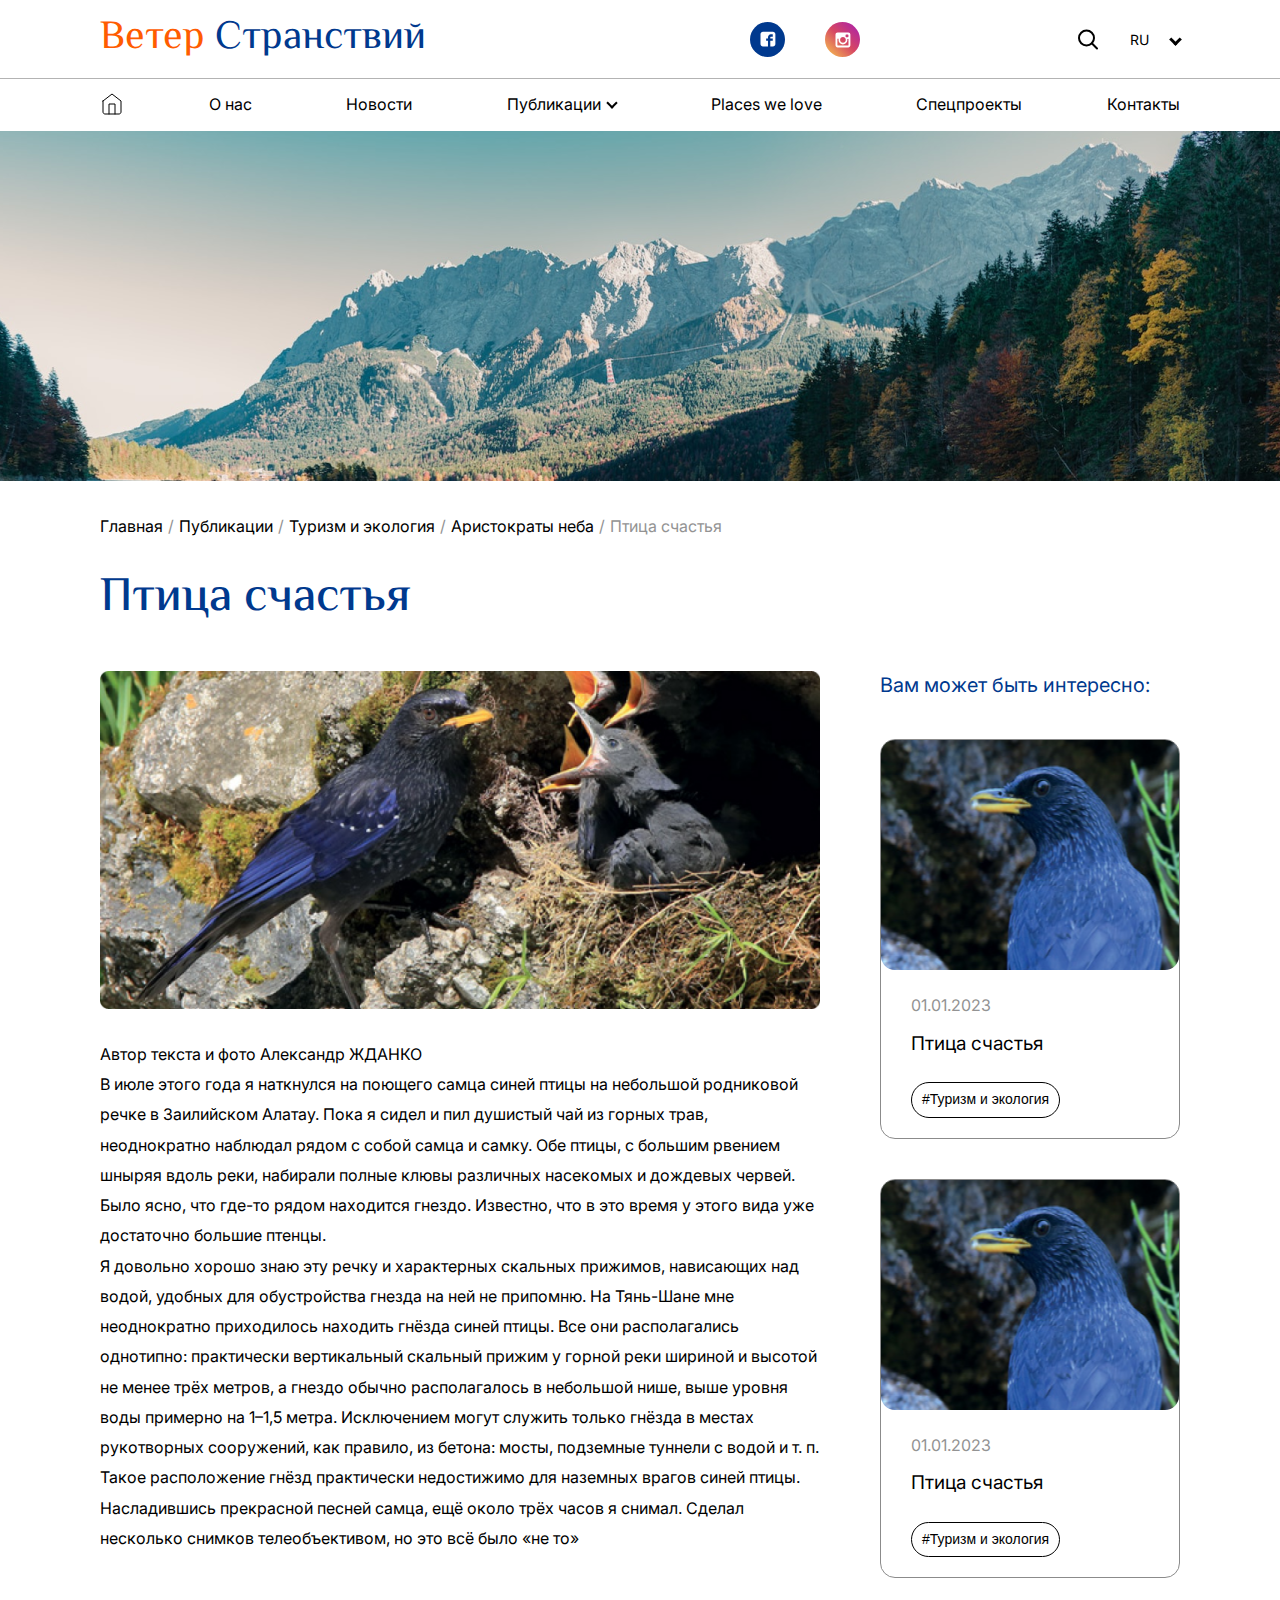
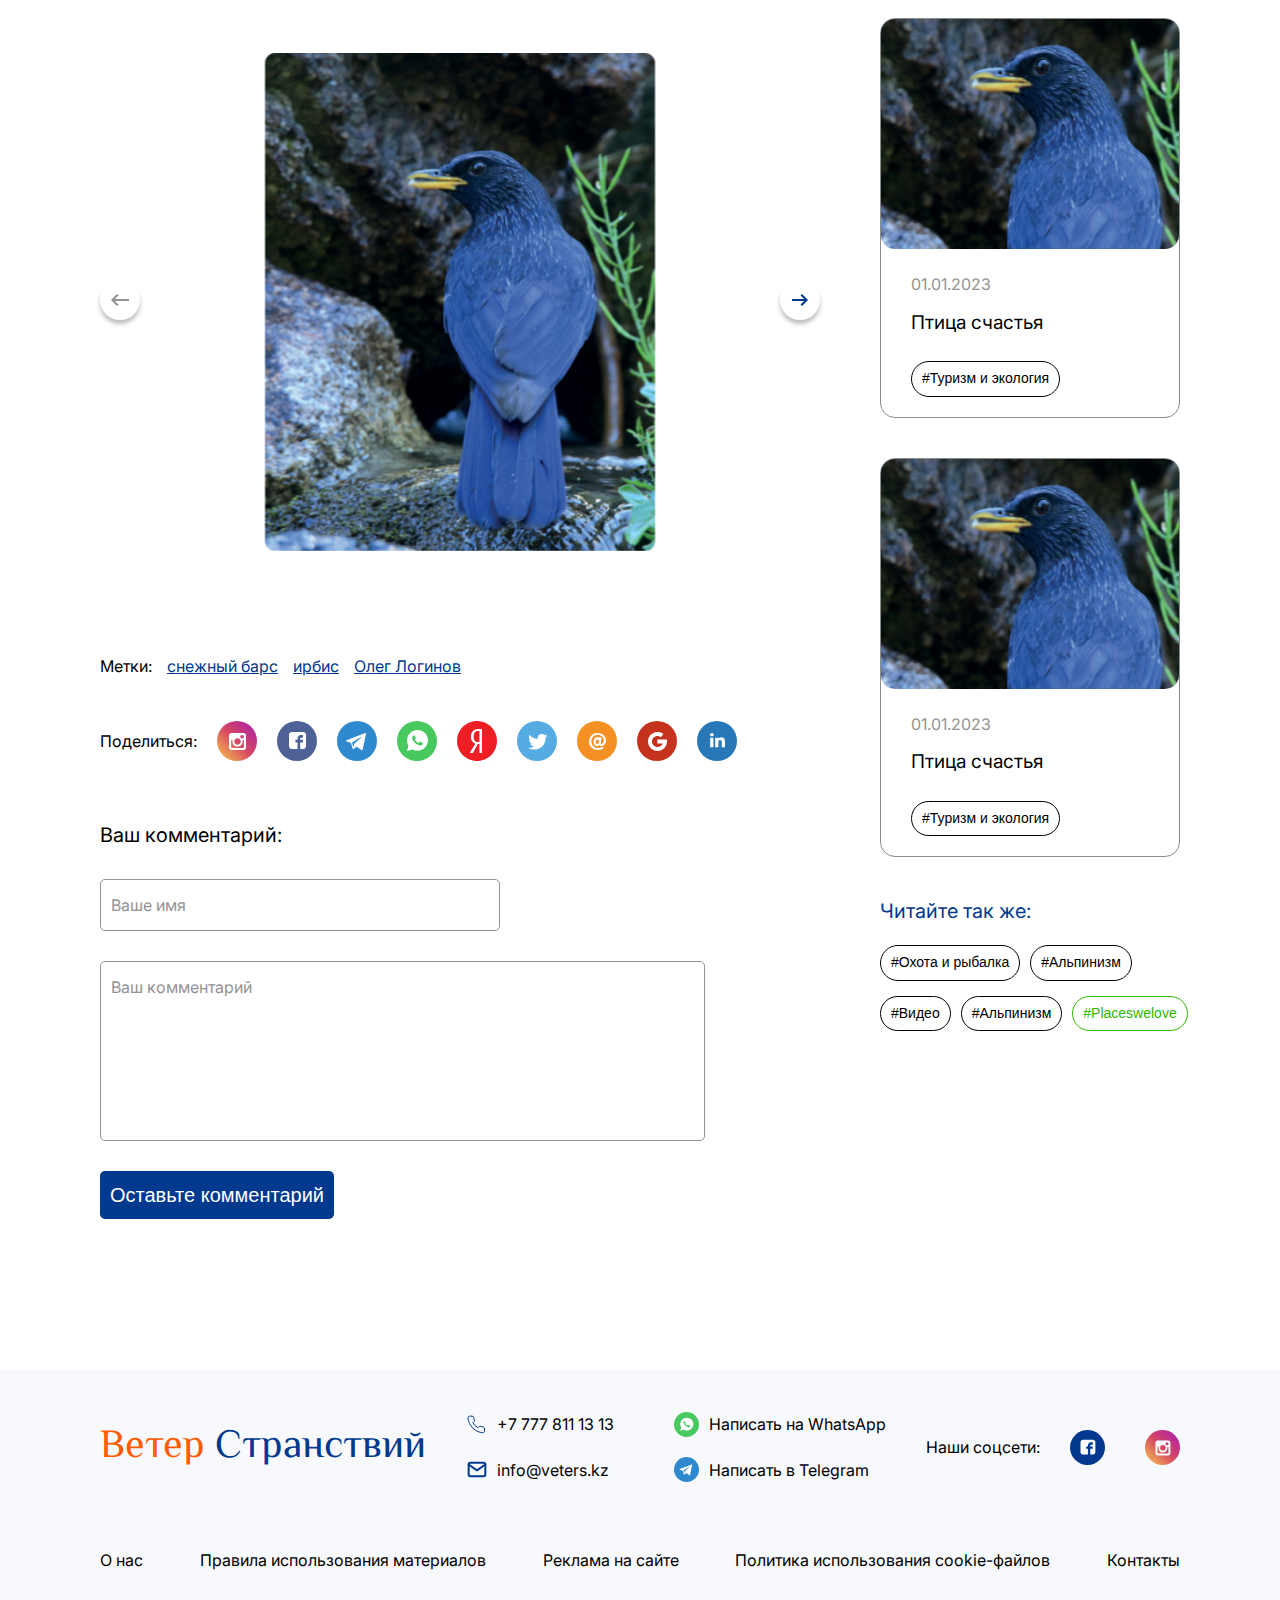
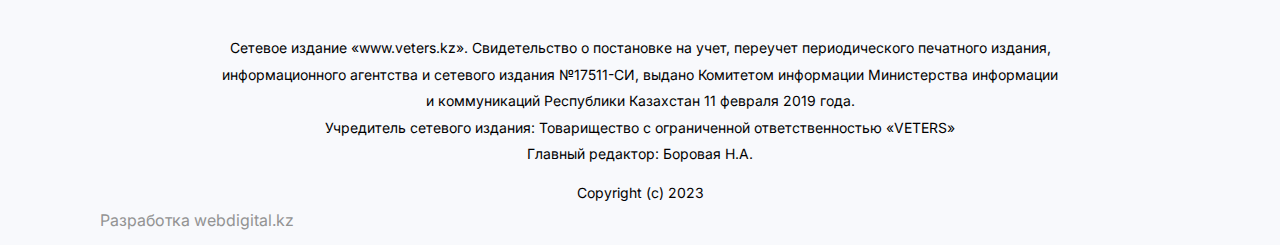
<file: publics-post.html>
<!DOCTYPE html>
<html lang="ru">

<head>
    <meta charset="UTF-8" />
    <meta http-equiv="X-UA-Compatible" content="IE=edge" />
    <meta name="viewport" content="width=device-width, initial-scale=1.0" />
    <title></title>
    <link rel="stylesheet"
        href="https://fonts.googleapis.com/css2?family=Material+Symbols+Outlined:opsz,wght,FILL,GRAD@48,300,0,0" />
    <link rel="stylesheet" href="https://cdn.jsdelivr.net/npm/swiper@8/swiper-bundle.min.css" />
    <link rel="stylesheet" href="https://cdnjs.cloudflare.com/ajax/libs/animate.css/4.1.1/animate.min.css" />
    <!-- main css file -->
    <link rel="stylesheet" href="css/news-post.min.css" />
</head>

<body>
    <header class="header">
        <div class="header-top">
            <div class="container">
                <div class="header-wrapper wow animate__animated animate__fadeInDown">
                    <div class="header-logo main-title">Ветер <span>Странствий</span></div>
                    <div class="header-inner flex-sb">
                        <div class="header-media flex">
                            <a href="#"><img src="img/facebook.svg" alt="media"></a>
                            <a href="#"><img src="img/instagram.svg" alt="media"></a>
                        </div>
                        <div class="header-switch flex">
                            <div class="header-search">
                                <img src="img/search.svg" alt="" class="header-search__main">
                                <div class="header-search__hovered">
                                    <form action="#" class="header-search__hovered-form">
                                        <img src="img/search-hovered.svg" alt="">
                                        <input type="text">
                                        <button>Найти</button>
                                    </form>
                                </div>
                            </div>
                            <div class="header-languages">
                                <div class="custom-select" style="width:60px;">
                                    <select>
                                        <option value="0">RU</option>
                                        <option value="0">RU</option>
                                        <option value="1">KZ</option>
                                        <option value="2">ENG</option>
                                    </select>
                                </div>
                            </div>
                        </div>
                        <div class="header__menu">
                            <img src="img/burger.svg" alt="">
                        </div>
                        <div class="header__mobile">
                            <div class="header__mobile-wrapper">
                                <a href="index.html" class="header-nav__link">
                                    <img src="img/home.svg" alt="home">
                                </a>
                                <a href="about.html" class="header-nav__link">О нас</a>
                                <a href="news.html" class="header-nav__link">Новости</a>
                                <div class="header-nav__link-menu">
                                    <div class="header-nav__link header-nav__link-submenu-mobile">
                                        Публикации
                                    </div>
                                    <ul class="header-nav__menu-mobile">
                                        <object>
                                            <li>
                                                <a href="">Охота и рыбалка</a>
                                            </li>
                                            <li>
                                                <a href="publications.html">Туризм и экология</a>
                                            </li>
                                            <li>
                                                <a href="">Альпинизм</a>
                                            </li>
                                            <li>
                                                <a href="">Видео</a>
                                            </li>
                                        </object>
                                    </ul>
                                </div>
                                <a href="places.html" class="header-nav__link">Places we love</a>
                                <a href="specprojects.html" class="header-nav__link">Спецпроекты</a>
                                <a href="contacts.html" class="header-nav__link">Контакты</a>
                                <div class="header-languages">
                                    <div class="custom-select" style="width:60px;">
                                        <select>
                                            <option value="0">RU</option>
                                            <option value="0">RU</option>
                                            <option value="1">KZ</option>
                                            <option value="2">ENG</option>
                                        </select>
                                    </div>
                                </div>
                            </div>
                        </div>
                    </div>
                </div>
            </div>
        </div>
        <nav class="header-nav">
            <div class="container">
                <div class="header-wrapper">
                    <a href="index.html" class="header-nav__link">
                        <img src="img/home.svg" alt="home">
                    </a>
                    <a href="about.html" class="header-nav__link">О нас</a>
                    <a href="news.html" class="header-nav__link">Новости</a>
                    <div class="header-nav__link-menu">
                        <div class="header-nav__link header-nav__link-submenu">
                            Публикации
                        </div>
                        <ul class="header-nav__menu">
                            <object>
                                <li>
                                    <a href="">Охота и рыбалка</a>
                                </li>
                                <li>
                                    <a href="publications.html">Туризм и экология</a>
                                </li>
                                <li>
                                    <a href="">Альпинизм</a>
                                </li>
                                <li>
                                    <a href="">Видео</a>
                                </li>
                            </object>
                        </ul>
                    </div>
                    <a href="places.html" class="header-nav__link">Places we love</a>
                    <div class="header-languages">
                        <div class="custom-select" style="width:60px;">
                            <select>
                                <option value="0">RU</option>
                                <option value="0">RU</option>
                                <option value="1">KZ</option>
                                <option value="2">ENG</option>
                            </select>
                        </div>
                    </div>
                    <a href="specprojects.html" class="header-nav__link">Спецпроекты</a>
                    <a href="contacts.html" class="header-nav__link">Контакты</a>
                </div>
            </div>
        </nav>
        <div class="container">
            <div class="form-search-mobile">
                <img src="img/search-hovered.svg" alt="">
                <input type="text">
            </div>
        </div>
    </header>
    <main class="main post">
        <section class="banner"></section>
        <section class="post-wrapper">
            <div class="container">
                <div class="post-wrapper-nav">
                    <a href="index.html">Главная</a>
                    <p>/</p>
                    <a href="publications-main.html">Публикации</a>
                    <p>/</p>
                    <a href="publications.html">Туризм и экология</a>
                    <p>/</p>
                    <a href="publications.html">Аристократы неба</a>
                    <p>/</p>
                    <a href="publics-post.html">Птица счастья</a>
                </div>
                <div class="post-wrapper-title title wow animate__animated animate__fadeInDown">Птица счастья</div>
                <div class="post-inner">
                    <div class="post-content">
                        <img src="img/bird-bg.png" alt="" class="post-image">
                        <div class="post-text">
                            Автор текста и фото Александр ЖДАНКО<br>
                            В июле этого года я наткнулся на поющего самца синей птицы на небольшой родниковой речке в
                            Заилийском Алатау. Пока я сидел и пил душистый чай из горных трав, неоднократно наблюдал
                            рядом
                            с собой самца и самку. Обе птицы, с большим рвением шныряя вдоль реки, набирали полные клювы
                            различных насекомых и дождевых червей. Было ясно, что где-то рядом находится гнездо.
                            Известно, что в это время у этого вида уже достаточно большие птенцы.
                            <br>
                            Я довольно хорошо знаю эту речку и характерных скальных прижимов, нависающих над водой,
                            удобных для обустройства гнезда на ней не припомню. На Тянь-Шане мне неоднократно
                            приходилось находить гнёзда синей птицы. Все они располагались однотипно: практически
                            вертикальный скальный прижим у горной реки шириной и высотой не менее трёх метров, а гнездо
                            обычно располагалось в небольшой нише, выше уровня воды примерно на 1–1,5 метра. Исключением
                            могут служить только гнёзда в местах рукотворных сооружений, как правило, из бетона: мосты,
                            подземные туннели с водой и т. п. Такое расположение гнёзд практически недостижимо для
                            наземных врагов синей птицы. Насладившись прекрасной песней самца, ещё около трёх часов я
                            снимал. Сделал несколько снимков телеобъективом, но это всё было «не то»
                        </div>
                        <div class="post-slider">
                            <div class="swiper post-swiper">
                                <div class="swiper-wrapper">
                                    <div class="swiper-slide">
                                        <div class="swiper-img">
                                            <img src="img/bird.png" alt="">
                                        </div>
                                    </div>
                                    <div class="swiper-slide">
                                        <div class="swiper-img">
                                            <img src="img/bird.png" alt="">
                                        </div>
                                    </div>
                                    <div class="swiper-slide">
                                        <div class="swiper-img">
                                            <img src="img/bird.png" alt="">
                                        </div>
                                    </div>
                                </div>
                            </div>
                            <div class="swiper-button-prev post-swiper-button-prev">
                                <span class="material-symbols-outlined">
                                    keyboard_backspace
                                </span>
                            </div>
                            <div class="swiper-button-next post-swiper-button-next">
                                <span class="material-symbols-outlined">
                                    arrow_right_alt
                                </span>
                            </div>
                        </div>
                        <div class="post-labels">
                            <p>Метки:</p>
                            <a href="">снежный барс</a>
                            <a href="">ирбис</a>
                            <a href="">Олег Логинов</a>
                        </div>
                        <div class="post-media">
                            <p>Поделиться: </p>
                            <div>
                                <a href=""><img src="img/label-insta.svg" alt=""></a>
                                <a href=""><img src="img/label-facebook.svg" alt=""></a>
                                <a href=""><img src="img/label-telegram.svg" alt=""></a>
                                <a href=""><img src="img/label-whatsapp.svg" alt=""></a>
                                <a href=""><img src="img/label-yandex.svg" alt=""></a>
                                <a href=""><img src="img/label-twitter.svg" alt=""></a>
                                <a href=""><img src="img/label-mymir.svg" alt=""></a>
                                <a href=""><img src="img/label-google.svg" alt=""></a>
                                <a href=""><img src="img/label-linkedin.svg" alt=""></a>
                            </div>
                        </div>
                        <form action="#" class="post-feedback">
                            <h2>Ваш комментарий:</h2>
                            <div class="post-feedback__wrapper">
                                <input type="text" placeholder="Ваше имя">
                                <textarea placeholder="Ваш комментарий"></textarea>
                                <button>Оставьте комментарий</button>
                            </div>
                        </form>
                    </div>
                    <div class="post-aside wow animate__animated animate__fadeInRight">
                        <h2 class="post-aside__heading">Вам может быть интересно:</h2>
                        <div class="post-cards">
                            <div class="main-card">
                                <div class="main-card-bg post-card-bg"></div>
                                <div class="main-card-text">
                                    <p>01.01.2023</p>
                                    <h3>Птица счастья</h3>
                                    <button>#Туризм и экология</button>
                                </div>
                            </div>
                            <div class="main-card">
                                <div class="main-card-bg post-card-bg"></div>
                                <div class="main-card-text">
                                    <p>01.01.2023</p>
                                    <h3>Птица счастья</h3>
                                    <button>#Туризм и экология</button>
                                </div>
                            </div>
                            <div class="main-card">
                                <div class="main-card-bg post-card-bg"></div>
                                <div class="main-card-text">
                                    <p>01.01.2023</p>
                                    <h3>Птица счастья</h3>
                                    <button>#Туризм и экология</button>
                                </div>
                            </div>
                            <div class="main-card">
                                <div class="main-card-bg post-card-bg"></div>
                                <div class="main-card-text">
                                    <p>01.01.2023</p>
                                    <h3>Птица счастья</h3>
                                    <button>#Туризм и экология</button>
                                </div>
                            </div>
                        </div>
                        <div class="post-aside__tags-wrapper">
                            <h2>Читайте так же:</h2>
                            <div class="post-aside__tags">
                                <a href="">
                                    <button>#Охота и рыбалка</button>
                                </a>
                                <a href="">
                                    <button>#Альпинизм</button>
                                </a>
                                <a href="">
                                    <button>#Видео</button>
                                </a>
                                <a href="">
                                    <button>#Альпинизм</button>
                                </a>
                                <a href="">
                                    <button>#Placeswelove</button>
                                </a>
                            </div>
                        </div>
                    </div>
                </div>
            </div>
        </section>
    </main>
    <footer class="footer">
        <div class="container">
            <div class="footer-top">
                <div class="footer-logo main-title"><span>Ветер</span> Странствий</div>
                <div class="footer-inner">
                    <div class="footer-inner-child">
                        <a href="tel:+77778111313" class="footer-item">
                            <img src="img/tel.svg" alt="">
                            <p>+7 777 811 13 13</p>
                        </a>
                        <a href="mailto:info@veters.kz" class="footer-item">
                            <img src="img/mail.svg" alt="">
                            <p>info@veters.kz</p>
                        </a>
                    </div>
                    <div class="footer-inner-child">
                        <a href="" class="footer-item">
                            <img src="img/whatsapp.svg" alt="">
                            <p>Написать на WhatsApp</p>
                        </a>
                        <a href="" class="footer-item">
                            <img src="img/telegram.svg" alt="">
                            <p>Написать в Telegram</p>
                        </a>
                    </div>


                </div>
                <div class="footer-media-wrapper">
                    <p>Наши соцсети: </p>
                    <div class="footer-media">
                        <a href="">
                            <img src="img/facebook.svg" alt="">
                        </a>
                        <a href="">
                            <img src="img/instagram.svg" alt="">
                        </a>
                    </div>
                </div>
            </div>
            <div class="footer-nav">
                <a href="about.html">О нас</a>
                <a href="">Правила использования материалов</a>
                <a href="">Реклама на сайте</a>
                <a href="">Политика использования cookie-файлов</a>
                <a href="contacts.html">Контакты</a>
            </div>
            <div class="footer-info">
                Сетевое издание «www.veters.kz». Свидетельство о постановке на учет, переучет периодического печатного
                издания,
                <br>
                информационного агентства и сетевого издания №17511-СИ, выдано Комитетом информации Министерства
                информации
                <br>
                и коммуникаций Республики Казахстан 11 февраля 2019 года.
                <br>
                Учредитель сетевого издания: Товарищество с ограниченной ответственностью «VETERS»
                <br>
                Главный редактор: Боровая Н.А.
            </div>
            <div class="footer-copyright">Copyright (с) 2023</div>
            <div class="footer-main">
                Разработка webdigital.kz
            </div>
        </div>
    </footer>
    <script src="https://cdnjs.cloudflare.com/ajax/libs/wow/1.1.2/wow.min.js"></script>
    <script src="https://code.jquery.com/jquery-3.6.3.min.js"></script>
    <script src="https://cdn.jsdelivr.net/npm/swiper@8/swiper-bundle.min.js"></script>
    <script src="js/menu.js"></script>
    <script src="js/post.js"></script>
    <script src="js/show.js"></script>
    <script src="js/change.js"></script>
    <script src="js/wow-init.js"></script>
</body>

</html>
</file>
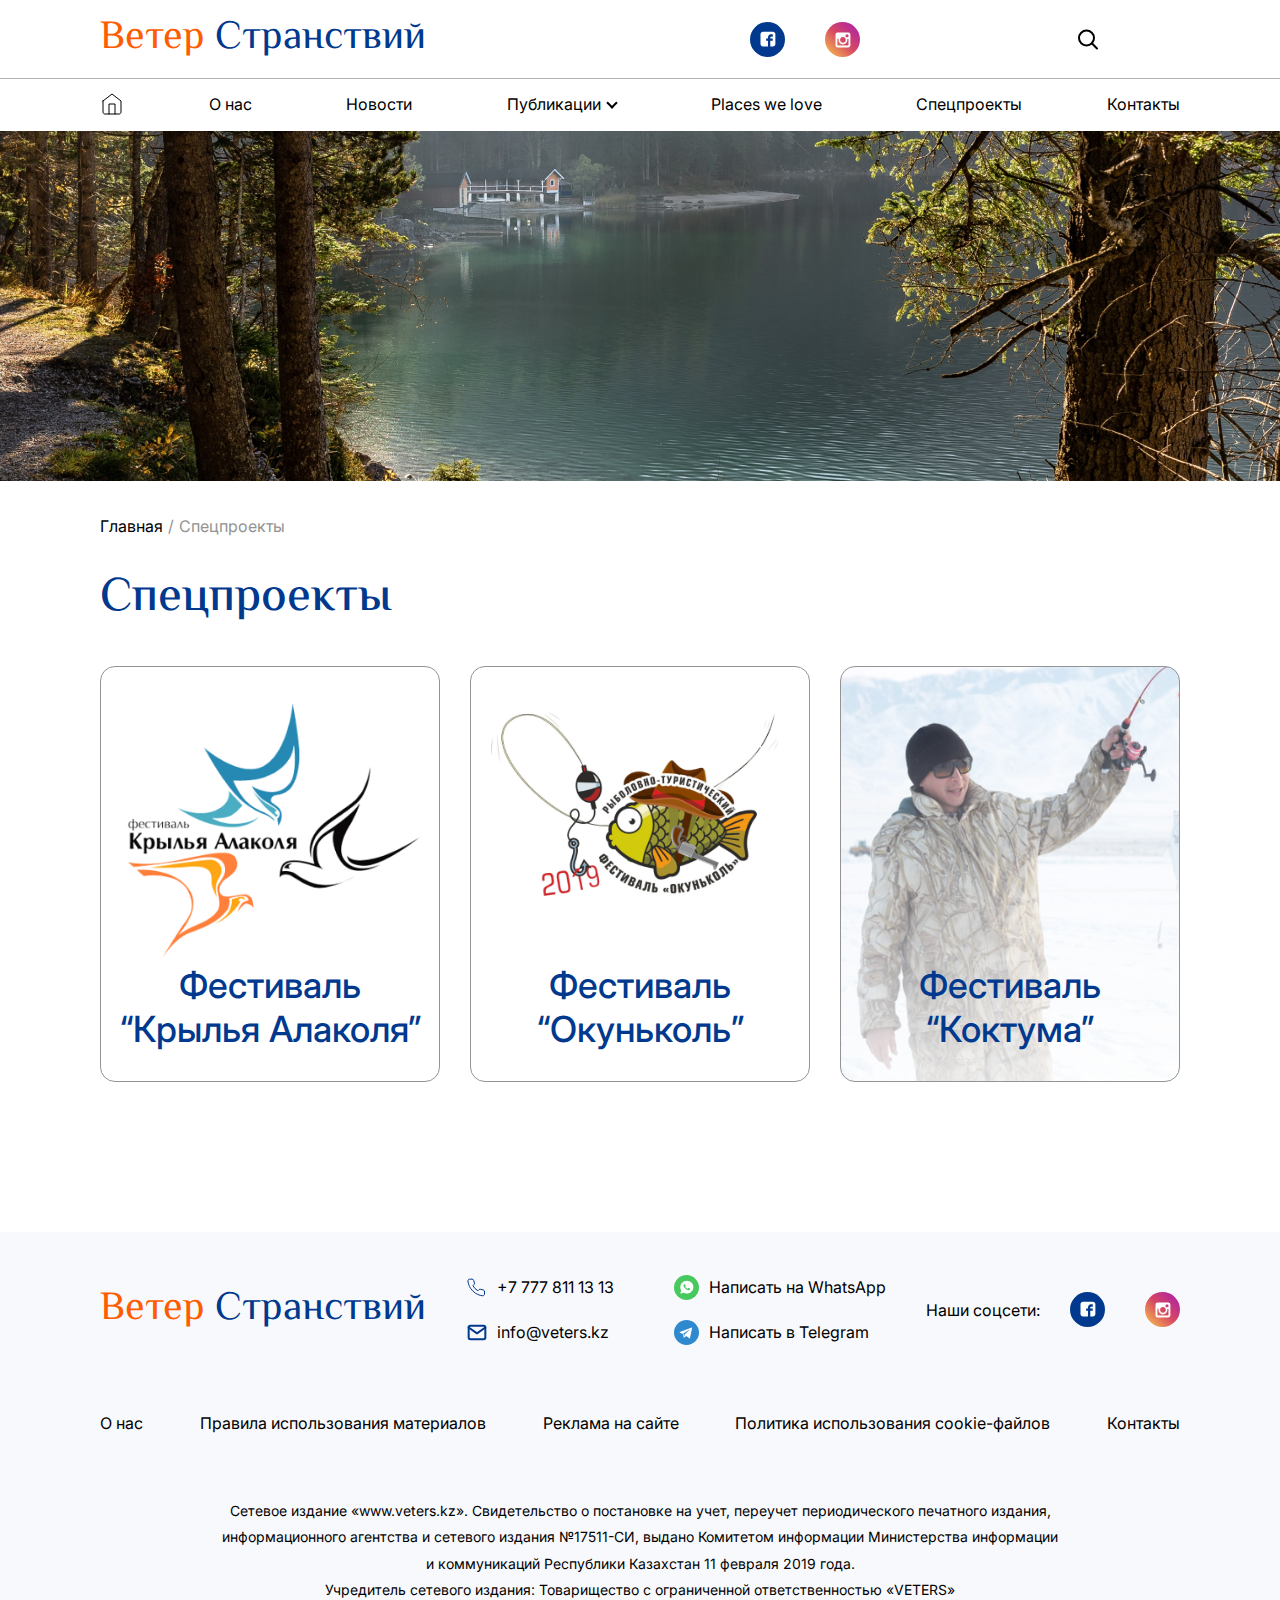
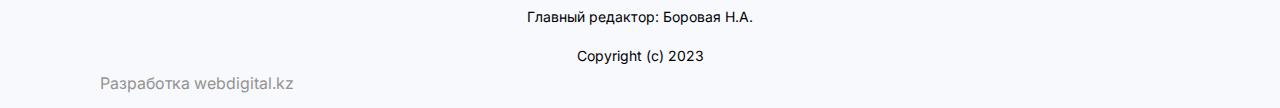
<file: specprojects.html>
<!DOCTYPE html>
<html lang="ru">

<head>
    <meta charset="UTF-8" />
    <meta http-equiv="X-UA-Compatible" content="IE=edge" />
    <meta name="viewport" content="width=device-width, initial-scale=1.0" />
    <title></title>
    <link rel="stylesheet" href="https://fonts.googleapis.com/css2?family=Material+Symbols+Outlined:opsz,wght,FILL,GRAD@48,300,0,0" />
    <link rel="stylesheet" href="https://cdn.jsdelivr.net/npm/swiper@8/swiper-bundle.min.css" />
    <link rel="stylesheet" href="https://cdnjs.cloudflare.com/ajax/libs/animate.css/4.1.1/animate.min.css" />
    <!-- main css file -->
    <link rel="stylesheet" href="css/specprojects.min.css" />
</head>

<body>
    <header class="header">
        <div class="header-top">
            <div class="container">
                <div class="header-wrapper wow animate__animated animate__fadeInDown">
                    <div class="header-logo main-title">Ветер <span>Странствий</span></div>
                    <div class="header-inner flex-sb">
                        <div class="header-media flex">
                            <a href="#"><img src="img/facebook.svg" alt="media"></a>
                            <a href="#"><img src="img/instagram.svg" alt="media"></a>
                        </div>
                        <div class="header-switch flex">
                            <div class="header-search">
                                <img src="img/search.svg" alt="" class="header-search__main">
                                <div class="header-search__hovered">
                                    <form action="#" class="header-search__hovered-form">
                                        <img src="img/search-hovered.svg" alt="">
                                        <input type="text">
                                        <button>Найти</button>
                                    </form>
                                </div>
                            </div>
                            <div class="header-languages">
                                <div class="custom-select" style="width:60px;">
                                    <select>
                                        <option value="0">RU</option>
                                        <option value="0">RU</option>
                                        <option value="1">KZ</option>
                                        <option value="2">ENG</option>
                                    </select>
                                </div>
                            </div>
                        </div>
                        <div class="header__menu">
                            <img src="img/burger.svg" alt="">
                        </div>
                        <div class="header__mobile">
                            <div class="header__mobile-wrapper">
                                <a href="index.html" class="header-nav__link">
                                    <img src="img/home.svg" alt="home">
                                </a>
                                <a href="about.html" class="header-nav__link">О нас</a>
                                <a href="news.html" class="header-nav__link">Новости</a>
                                <div class="header-nav__link-menu">
                                    <div class="header-nav__link header-nav__link-submenu-mobile">
                                        Публикации
                                    </div>
                                    <ul class="header-nav__menu-mobile">
                                        <object>
                                            <li>
                                                <a href="">Охота и рыбалка</a>
                                            </li>
                                            <li>
                                                <a href="publications.html">Туризм и экология</a>
                                            </li>
                                            <li>
                                                <a href="">Альпинизм</a>
                                            </li>
                                            <li>
                                                <a href="">Видео</a>
                                            </li>
                                        </object>
                                    </ul>
                                </div>
                                <a href="places.html" class="header-nav__link">Places we love</a>
                                <a href="specprojects.html" class="header-nav__link">Спецпроекты</a>
                                <a href="contacts.html" class="header-nav__link">Контакты</a>
                                <div class="header-languages">
                                    <div class="custom-select" style="width:60px;">
                                        <select>
                                            <option value="0">RU</option>
                                            <option value="0">RU</option>
                                            <option value="1">KZ</option>
                                            <option value="2">ENG</option>
                                        </select>
                                    </div>
                                </div>
                            </div>
                        </div>
                    </div>
                </div>
            </div>
        </div>
        <nav class="header-nav">
            <div class="container">
                <div class="header-wrapper">
                    <a href="index.html" class="header-nav__link">
                        <img src="img/home.svg" alt="home">
                    </a>
                    <a href="about.html" class="header-nav__link">О нас</a>
                    <a href="news.html" class="header-nav__link">Новости</a>
                    <div class="header-nav__link-menu">
                        <div class="header-nav__link header-nav__link-submenu">
                            Публикации
                        </div>
                        <ul class="header-nav__menu">
                            <object>
                                <li>
                                    <a href="">Охота и рыбалка</a>
                                </li>
                                <li>
                                    <a href="publications.html">Туризм и экология</a>
                                </li>
                                <li>
                                    <a href="">Альпинизм</a>
                                </li>
                                <li>
                                    <a href="">Видео</a>
                                </li>
                            </object>
                        </ul>
                    </div>
                    <a href="places.html" class="header-nav__link">Places we love</a>
                    <div class="header-languages">
                        <div class="custom-select" style="width:60px;">
                            <select>
                                <option value="0">RU</option>
                                <option value="0">RU</option>
                                <option value="1">KZ</option>
                                <option value="2">ENG</option>
                            </select>
                        </div>
                    </div>
                    <a href="specprojects.html" class="header-nav__link">Спецпроекты</a>
                    <a href="contacts.html" class="header-nav__link">Контакты</a>
                </div>
            </div>
        </nav>
        <div class="container">
            <div class="form-search-mobile">
                <img src="img/search-hovered.svg" alt="">
                <input type="text">
            </div>
        </div>
    </header>
    <main class="main specprojects">
        <section class="banner"></section>
        <section class="specprojects-wrapper">
            <div class="container">
                <div class="specprojects-wrapper-nav">
                    <a href="index.html">Главная</a>
                    <p>/</p>
                    <a href="pecprojects.html">Спецпроекты</a>
                </div>
                <div class="specprojects-title title wow animate__animated animate__fadeInDown">
                    Спецпроекты
                </div>
                <div class="specprojects-inner">
                    <a href="#" class="specprojects-card">
                        <img src="img/specprojects1.png" alt="">
                        <div>
                            <p>
                                Фестиваль
                                <br>
                                “Крылья Алаколя”
                            </p>
                        </div>
                    </a>
                    <a href="article.html" class="specprojects-card">
                        <img src="img/specprojects2.png" alt="">
                        <div>
                            <p>
                                Фестиваль
                                <br>
                                “Окуньколь”
                            </p>
                        </div>
                    </a>
                    <a href="" class="specprojects-card specprojects-card__full">
                        <div>
                            <p>
                                Фестиваль
                                <br>
                                “Коктума”
                            </p>
                        </div>
                    </a>
                </div>
            </div>
        </section>
    </main>
    <footer class="footer">
        <div class="container">
            <div class="footer-top">
                <div class="footer-logo main-title"><span>Ветер</span> Странствий</div>
                <div class="footer-inner">
                    <div class="footer-inner-child">
                        <a href="tel:+77778111313" class="footer-item">
                            <img src="img/tel.svg" alt="">
                            <p>+7 777 811 13 13</p>
                        </a>
                        <a href="mailto:info@veters.kz" class="footer-item">
                            <img src="img/mail.svg" alt="">
                            <p>info@veters.kz</p>
                        </a>
                    </div>
                    <div class="footer-inner-child">
                        <a href="" class="footer-item">
                            <img src="img/whatsapp.svg" alt="">
                            <p>Написать на WhatsApp</p>
                        </a>
                        <a href="" class="footer-item">
                            <img src="img/telegram.svg" alt="">
                            <p>Написать в Telegram</p>
                        </a>
                    </div>


                </div>
                <div class="footer-media-wrapper">
                    <p>Наши соцсети: </p>
                    <div class="footer-media">
                        <a href="">
                            <img src="img/facebook.svg" alt="">
                        </a>
                        <a href="">
                            <img src="img/instagram.svg" alt="">
                        </a>
                    </div>
                </div>
            </div>
            <div class="footer-nav">
                <a href="about.html">О нас</a>
                <a href="">Правила использования материалов</a>
                <a href="">Реклама на сайте</a>
                <a href="">Политика использования cookie-файлов</a>
                <a href="contacts.html">Контакты</a>
            </div>
            <div class="footer-info">
                Сетевое издание «www.veters.kz». Свидетельство о постановке на учет, переучет периодического печатного
                издания,
                <br>
                информационного агентства и сетевого издания №17511-СИ, выдано Комитетом информации Министерства
                информации
                <br>
                и коммуникаций Республики Казахстан 11 февраля 2019 года.
                <br>
                Учредитель сетевого издания: Товарищество с ограниченной ответственностью «VETERS»
                <br>
                Главный редактор: Боровая Н.А.
            </div>
            <div class="footer-copyright">Copyright (с) 2023</div>
            <div class="footer-main">
                Разработка webdigital.kz
            </div>
        </div>
    </footer>
    <script src="https://cdnjs.cloudflare.com/ajax/libs/wow/1.1.2/wow.min.js"></script>
    <script src="https://code.jquery.com/jquery-3.6.3.min.js"></script>
    <script src="js/menu.js"></script>
    <script src="js/wow-init.js"></script>
</body>

</html>
</file>
<file: css/style.min.css>
@import url(https://fonts.googleapis.com/css2?family=El+Messiri:wght@400;500;600&family=Inter:wght@400;500&display=swap);*,::after,::before{box-sizing:border-box;margin:0;padding:0}body{scroll-behavior:smooth;font-family:Inter,sans-serif}body.lock{overflow:hidden}.main-title{font-family:"El Messiri",sans-serif}.text{font-family:Inter,sans-serif}.flex{display:flex;align-items:center}.flex-sb{display:flex;align-items:center;justify-content:space-between}.title{font-weight:500;font-size:48px;line-height:75px;color:#00398e;font-family:"El Messiri",sans-serif}a,button,img,input,textarea{display:block}a{text-decoration:none;cursor:pointer}button,input,textarea{background:rgba(0,0,0,0);cursor:pointer;border:none;outline:0}ul{list-style-position:inside;list-style-type:none}::-moz-selection{background:rgba(120,128,129,.267)}::selection{background:rgba(120,128,129,.267)}::-moz-selection{background:rgba(120,128,129,.267)}img::-moz-selection{background:rgba(0,0,0,0)}img::selection{background:rgba(0,0,0,0)}img::-moz-selection{background-color:rgba(0,0,0,0)}textarea{resize:none}.main-card{border:1px solid #8b8b8b;border-radius:15px}.main-card-bg{background-repeat:no-repeat!important;background-size:cover!important;background-position:center center!important;height:230px;width:100%!important;border-radius:14px}.main-card-text{padding:20px 30px}.main-card-text p{font-weight:400;font-size:16px;line-height:189%;color:#939393}.main-card-text h3{font-weight:400;font-size:19px;line-height:140%;color:#000;margin:10px 0 25px}.main-card-text button{padding:7px 10px;border:1px solid #000;border-radius:50px;font-weight:400;font-size:14px;line-height:140%;color:#000}.container{width:100%;max-width:1240px;margin:0 auto;padding:0 10px}@media(max-width:1300px){.container{max-width:1100px}}@media(max-width:1250px){.title{font-size:40px;line-height:55px}}@media(max-width:1150px){.container{max-width:920px}.title{font-size:36px;line-height:42px}}@media(max-width:992px){.container{max-width:none}}@media(max-width:768px){.title{font-size:28px;line-height:32px}.main-card-bg{background-repeat:no-repeat!important;background-size:cover!important;background-position:center center!important;height:230px;width:100%!important;border-radius:14px}.main-card-text{padding:20px 30px}.main-card-text p{font-weight:400;font-size:16px;line-height:189%;color:#939393}.main-card-text h3{font-weight:400;font-size:19px;line-height:140%;color:#000;margin:10px 0 25px}.main-card-text button{padding:7px 10px;border:1px solid #000;border-radius:50px;font-weight:400;font-size:14px;line-height:140%;color:#000}}@media(max-width:550px){.title{font-size:24px}}.header i{border:solid #000;border-width:0 2px 2px 0;display:inline-block;padding:4px}.header__menu{display:none}.header .header__mobile{display:block;z-index:101;padding:0 20px;position:fixed;top:0;left:-100%;width:100%;height:100%;background:#fff;transition:left .3s;overflow:auto}.header .header__mobile::before{content:"";position:fixed;width:100%;top:0;left:0;background:#fff;z-index:103}.header .header__mobile-arrow{display:block;z-index:103;position:relative;cursor:pointer;width:40px;height:25px!important}.header .header__mobile-arrow span{left:0;position:absolute;width:80%;height:8%!important;transition:all .3s ease;background:#019ee3;top:50%;transform:scale(1) translate(0,-50%);border-radius:5px}.header .header__mobile-arrow::after,.header .header__mobile-arrow::before{content:""}.header .arrow-down{transform:rotate(45deg);-webkit-transform:rotate(45deg)}.header-top{padding-bottom:18px;border-bottom:1px solid #b3b3b3}.header-wrapper{display:flex;align-items:center;justify-content:space-between}.header-logo{font-size:40px;padding-top:18px;line-height:42px;color:#ff5c00;z-index:102!important}.header-logo span{font-size:40px;line-height:42px;color:#00398e}.header-inner{padding-top:18px;width:430px}.header-languages{margin-left:20px}.header-media a{margin-left:40px}.header-media a:first-child{margin-left:0}.header-language{font-size:16px;line-height:189%;color:#000}.header-language p{margin-right:7px}.header-arrow{margin-bottom:5px}.header-nav .header-languages{display:none}.header-nav__link{padding:10px 10px;width:-webkit-fit-content;width:-moz-fit-content;width:fit-content;font-family:Inter,sans-serif;font-size:16px;line-height:189%;color:#000;border-bottom:2px solid rgba(0,0,0,0);transition:all .4s,border-bottom .1s}.header-nav__link:first-child{padding:10px 0}.header-nav__link:first-child:hover{background:rgba(0,0,0,0)}.header-nav__link:last-child{padding:10px 0}.header-nav__link-submenu{display:flex;align-items:center}.header-nav__link-submenu::after{content:"";border:solid #000;border-width:0 2px 2px 0;display:inline-block;padding:3px;margin-bottom:2px;margin-left:7px;transform:rotate(45deg);-webkit-transform:rotate(45deg);transition:all .3s}.header-nav__link-submenu:hover::after{content:"";border-width:0 2px 2px 0;display:inline-block;padding:3px;margin-bottom:2px;margin-left:7px;transform:rotate(45deg);-webkit-transform:rotate(45deg)}.header-nav__link-submenu-mobile{display:flex;align-items:center}.header-nav__link-submenu-mobile::after{content:"";border:solid #000;border-width:0 2px 2px 0;display:inline-block;padding:3px;margin-bottom:2px;margin-left:7px;transform:rotate(45deg);-webkit-transform:rotate(45deg);transition:all .3s}.header-nav__link-menu{position:relative}.header-nav__link-menu .header-nav__link{padding:10px!important;border-bottom:none}.header-nav__link-menu:hover{background:rgba(255,92,0,.1)}.header-nav__menu{position:absolute;z-index:120;left:0;margin-top:2px;background:#fff;width:170px;opacity:0;visibility:hidden;border-radius:10px}.header-nav__menu a{font-size:14px;line-height:140%;color:#000;padding:10px;transition:all .3s}.header-nav__menu a:hover{color:#ff5c00}.header-nav__menu-mobile{position:absolute;z-index:120;left:0;margin-top:2px;background:#fff;width:170px;opacity:0;visibility:hidden;border-radius:10px}.header-nav__menu-mobile a{font-size:14px;line-height:140%;color:#000;padding:10px;transition:all .3s}.header-nav__menu-mobile a:hover{color:#ff5c00}.header ul{list-style:none}.header .header-nav__link-menu{cursor:pointer!important}.header .form-search-mobile{display:none}.header .custom-select{position:relative}.header .custom-select select{display:none}.header .select-selected{background-color:rgba(0,0,0,0);font-size:14px}.header .select-selected:after{position:absolute;content:"";top:14px;right:0;border:solid #000;border-width:0 3px 3px 0;display:inline-block;padding:3px;transform:rotate(45deg);-webkit-transform:rotate(45deg);margin-left:10px}.header .select-items div,.header .select-selected{color:#000;padding:10px;cursor:pointer;transition:all .3s}.header .select-items div{transition:all .3s}.header .select-items div:hover{color:#ff5c00}.header .select-items{width:70px;position:absolute;top:100%;left:0;right:0;z-index:99;background:#fff;box-shadow:0 4px 4px rgba(0,0,0,.25);border-radius:10px}.header .select-hide{display:none}.header-search{position:relative}.header-search__main{cursor:pointer}.header-search__hovered{transition:all .2s;opacity:0;visibility:hidden;width:900px;position:absolute;right:0;top:25px;background:#fff;box-shadow:0 4px 4px rgba(0,0,0,.55);border-radius:5px;z-index:10}.header-search__hovered-form{display:flex;align-items:center;height:100%;padding-left:10px}.header-search__hovered button{font-family:inherit;font-weight:400;font-size:16px;line-height:189%;color:#fff;background:#00398e;border:1px solid #00398e;border-radius:5px;padding:5px 50px;outline:0}.header-search__hovered input{width:100%;font-family:inherit;font-size:14px;color:#000;line-height:20px;padding:0 10px}.seen{visibility:visible!important;opacity:1!important;height:-webkit-fit-content!important;height:-moz-fit-content!important;height:fit-content!important}.seen-change{color:#ff5c00}.seen-change::after{border:solid #ff5c00;border-width:0 2px 2px 0;margin-bottom:0;margin-top:5px;transform:rotate(-135deg);-webkit-transform:rotate(-135deg)}.width{background:#fff;width:100%}@media(min-width:992px){.header-nav__link{border-bottom:2px solid rgba(0,0,0,0)!important}.header-nav__link:hover{font-weight:400;color:#ff5c00;border-bottom:2px solid #ff5c00!important;background:rgba(255,92,0,.1)}.header-nav__link-menu:hover .header-nav__menu{visibility:visible;opacity:1;color:#000;transform:perspective(600px) rotateX(0)}.header-nav__link-menu:hover .header-nav__menu a:hover{color:#ff5c00}.header-nav__link-submenu:hover::after{content:"";border:solid #ff5c00;border-width:0 2px 2px 0;display:inline-block;padding:3px;margin-bottom:2px;margin-left:7px;transform:rotate(45deg);-webkit-transform:rotate(45deg)}.header-search:hover .header-search__hovered{width:700px;opacity:1;visibility:visible}}@media(max-width:992px){.header-logo{font-size:36px}.header-logo span{font-size:inherit}.header-inner{width:300px}.header-search__hovered{width:450px}.header-nav__link-menu:hover{background:rgba(0,0,0,0);color:inherit}}@media(max-width:768px){.header .header__mobile.active3{left:0}.header .header__mobile-wrapper{display:block;margin-top:100px;margin-bottom:50px}.header .header__menu{z-index:103}.header-nav{display:none}.header-nav__link{font-size:14px;padding:0;margin-top:30px;font-size:14px;line-height:140%}.header-nav__link-menu{margin-top:30px}.header-nav__link:first-child{padding:0;margin-top:0}.header-nav__link:last-child{padding:0}.header-nav img{width:20px}.header-nav__menu{position:static;visibility:hidden;height:0}.header-nav__menu-mobile{position:static;visibility:hidden;opacity:0;height:0;margin-left:15px}.header-languages{margin-left:0;margin-top:30px}.header__menu{display:block;margin-left:30px;cursor:pointer}.header-switch{display:none}.header-logo{font-size:30px}.header-media img{width:30px}.header-inner{width:-webkit-fit-content!important;width:-moz-fit-content!important;width:fit-content!important}.header-search__hovered button{font-size:14px}.header-top{border-bottom:none}.header .form-search-mobile{width:100%;display:flex;border:1px solid #939393;border-radius:5px;padding:8px;margin-bottom:2px}.header .form-search-mobile img{width:20px;height:20px}.header .select-selected{padding:0}.header .select-selected::after{content:"";border:solid #000;border-width:0 2px 2px 0;display:inline-block;padding:3px;top:5px;margin-left:7px;transform:rotate(45deg);-webkit-transform:rotate(45deg);transition:all .3s}.header .select-arrow-active{color:#ff5c00}.header .select-arrow-active::after{border:solid #ff5c00;border-width:0 2px 2px 0;margin-bottom:0;margin-top:5px;transform:rotate(-135deg);-webkit-transform:rotate(-135deg)}.header .select-items{margin-top:15px;width:40px;border-radius:0;position:static;box-shadow:none;padding-left:0;margin-left:15px}.header .select-items div{padding:0;font-size:14px;margin-bottom:15px}.header .select-items div:last-child{margin-bottom:0}.header-nav__link-menu .header-nav__link{padding:0!important}}@media(max-width:625px){.header-logo{font-size:28px}.header .select-selected{font-size:14px}.header-inner{width:200px}.header-inner img{width:24px}}@media(max-width:570px){.header-switch{display:none}.header-mob-form{display:flex;align-items:center;border:1px solid #939393;border-radius:5px;padding:5px;width:150px}.header-mob-form img{margin-right:5px}.header-mob-form input{font-family:inherit;font-size:12px;width:100%}.header-top{border-bottom:none}.header-inner{width:-webkit-fit-content;width:-moz-fit-content;width:fit-content}.header-media a{margin-left:15px}.header .header-nav__menu{width:-webkit-fit-content;width:-moz-fit-content;width:fit-content}.header .custom-select{width:35px!important}.header-nav__menu a{font-size:14px}}@media(max-width:500px){.header-logo{font-size:26px;line-height:34px}}@media(max-width:400px){.header-top img{width:20px}}.promo{width:100%;padding-bottom:80px}.promo-content{padding:0 0 120px}.promo-slide{background:url(../img/promo-bg.svg) no-repeat;background-size:cover;background-position:center center;width:100%;padding:170px 0 30px}.promo .swiper-pagination-bullet{background:#fff}.promo i{cursor:pointer}.promo-title{font-weight:500;font-size:64px;line-height:100px;color:#fff;text-align:center}.promo-hash{width:680px;margin:0 auto}.promo-item{font-size:14px;line-height:140%;color:#fff;padding:7px 10px;background:rgba(255,255,255,.2);border:1px solid #fff;border-radius:50px;cursor:pointer;transition:all .3s}.promo-item span{font-weight:300;font-size:23px;margin-left:5px}.promo-arrow{width:50px;height:50px;margin-top:20px;margin:0 auto;display:flex;align-items:center;justify-content:center;cursor:pointer;position:relative}.promo-arrow i{position:absolute;border:solid #fff;border-width:0 2px 2px 0;display:inline-block;padding:10px;transform:rotate(45deg);-webkit-transform:rotate(45deg);-webkit-animation:arrowDown 2s infinite;animation:arrowDown 2s infinite}@-webkit-keyframes arrowDown{0%{bottom:30px}50%{bottom:0}100%{bottom:30px}}@keyframes arrowDown{0%{bottom:30px}50%{bottom:0}100%{bottom:30px}}.promo .hash-slider{display:none}@media(min-width:992px){.promo-item:hover{font-size:14px;line-height:140%;color:#000;background:#fff;border:1px solid #fff;border-radius:50px}}@media(max-width:992px){.promo-title{font-size:56px}}@media(max-width:768px){.promo-slide{padding:100px 0 30px}.promo-content{padding:0 0 50px}.promo-slide .promo-hash{display:none}.promo-hash{width:800px;-moz-column-gap:10px;column-gap:10px}.promo .hash-slider{display:block!important;width:100%;margin:15px 0}.promo .hash-slider-wrapper{width:100%;overflow:hidden;overflow-x:scroll}.promo .hash-slider-wrapper::-webkit-scrollbar{display:none}.promo-item{border:1px solid #000;color:#000}}@media(max-width:600px){.promo-hash{width:700px}}@media(max-width:550px){.promo{padding-bottom:15px}.promo-title{font-size:42px;line-height:60px}.promo-slide{background:url(../img/09.png);background-size:cover;background-repeat:no-repeat;background-position:center center}.promo-arrow{width:30px;height:30px}}.adver-wrapper{height:200px;background:#d9d9d9;border-radius:15px}.adver-item{background:#d9d9d9;border-radius:15px}@media(max-width:768px){.adver-wrapper{height:150px}}.cards{padding-bottom:120px}.cards-wrapper{display:grid;grid-template-columns:repeat(3,1fr);row-gap:40px;-moz-column-gap:30px;column-gap:30px}.cards-toggle{visibility:hidden;opacity:0;height:0}.cards-toggled{margin-top:30px;visibility:visible;opacity:1;height:100%;display:grid;grid-template-columns:repeat(3,1fr);row-gap:40px;-moz-column-gap:30px;column-gap:30px}.cards-item{overflow:hidden;border-radius:15px;border:1px solid #8b8b8b;cursor:pointer;transition:all .3s}.cards-item:hover .cards-img-general{transform:scale(1.3);border-radius:14px}.cards-item:hover .cards-title{text-decoration:underline}.cards-inner{padding:20px 30px}.cards-date{font-size:16px;line-height:189%;color:#939393;margin-bottom:10px}.cards-title{font-size:20px;line-height:140%;color:#000;width:330px;width:100%;transition:all .3s}.cards-btn{margin-top:20px;border-radius:50px;font-size:14px;line-height:140%;padding:7px 10px;transition:all .3s}.cards-type-hunt{border:1px solid #000;color:#000}.cards-type-hunt:hover{color:#fff;background:#000}.cards-type-news{color:#ff5c00;border:1px solid #ff5c00}.cards-type-news:hover{color:#fff;background:#ff5c00}.cards-type-places{color:#30b700;border:1px solid #30b700}.cards-type-places:hover{background:#30b700;color:#fff}.cards-img{width:100%}.cards-img__wrapper{overflow:hidden;border-radius:14px;width:100%}.cards-img-1{background:url(../img/card1.png)}.cards-img-2{background:url(../img/card2.png)}.cards-img-3{background:url(../img/card3.png)}.cards-img-general{background-repeat:no-repeat;background-size:cover;background-position:center center;width:100%;height:230px;transition:all .3s}.show-more{font-weight:400;font-size:16px;line-height:189%;color:#00398e;padding:10px 30px;border:1px solid #00398e;border-radius:89px;margin:0 auto;margin-top:60px}@media(max-width:1300px){.cards-img-general{height:200px}}@media(max-width:1150px){.cards-title{font-size:16px}.cards-date{font-size:14px}}@media(max-width:920px){.cards-wrapper{grid-template-columns:repeat(2,1fr);row-gap:20px}.cards-toggled{grid-template-columns:repeat(2,1fr);row-gap:20px}}@media(max-width:550px){.cards{padding-bottom:60px}.cards-wrapper{grid-template-columns:repeat(1,1fr)}.cards-toggled{grid-template-columns:repeat(1,1fr)}.cards .show-more{padding:5px 20px;font-size:14px;line-height:152.5%}}.partners{padding-bottom:100px}.partners-wrapper{position:relative}.partners-title{text-align:center;margin-bottom:20px}.partners-swiper-button-prev{left:-20px;z-index:10;width:40px;height:40px;background:#fff;box-shadow:0 4px 4px rgba(0,0,0,.25);border-radius:68px;display:flex;align-items:center;justify-content:center;color:#00398e;transition:all .3s}.partners-swiper-button-prev:hover{background:#00398e;color:#fff}.partners-swiper-button-next{right:-20px;z-index:10;width:40px;height:40px;background:#fff;box-shadow:0 4px 4px rgba(0,0,0,.25);border-radius:68px;display:flex;align-items:center;justify-content:center;color:#00398e;transition:all .3s}.partners-swiper-button-next:hover{background:#00398e;color:#fff}.partners .swiper-button-prev:after,.partners .swiper-rtl .swiper-button-next:after{content:""}.partners .swiper-button-next:after,.partners .swiper-rtl .swiper-button-prev:after{content:""}.partners .swiper-button-disabled{opacity:1;color:#939393}.partners .swiper-button-disabled:hover{background:#fff;color:#939393}@media(max-width:992px){.partners{margin:60px 0 120px;padding-bottom:0}.partners .swiper-button-next,.partners .swiper-button-prev{top:auto;bottom:-50px}.partners .swiper-button-prev{left:0}.partners .swiper-button-next{right:0}.partners .swiper-slide img{width:100%}.partners .swiper-wrapper{padding:0 20px}}.projects{padding-bottom:100px}.projects-title{margin-bottom:30px}.projects-wrapper{position:relative}.projects-swiper-button-prev{left:-20px;z-index:10;width:40px;height:40px;background:#fff;box-shadow:0 4px 4px rgba(0,0,0,.25);border-radius:68px;display:flex;align-items:center;justify-content:center;color:#00398e;transition:all .3s}.projects-swiper-button-prev:hover{background:#00398e;color:#fff}.projects-swiper-button-next{right:-20px;z-index:10;width:40px;height:40px;background:#fff;box-shadow:0 4px 4px rgba(0,0,0,.25);border-radius:68px;display:flex;align-items:center;justify-content:center;color:#00398e;transition:all .3s}.projects-swiper-button-next:hover{background:#00398e;color:#fff}.projects-inner{display:grid;grid-template-columns:repeat(2,1fr);-moz-column-gap:30px;column-gap:30px;row-gap:30px;height:100%}.projects-item{position:relative;height:100%;border-radius:15px;overflow:hidden}.projects-item:first-child{grid-row:1/3;grid-column:1/2;min-width:800px;height:100%}.projects-item:first-child img{width:100%;height:100%}.projects-item:nth-child(2){grid-row:1/2;grid-column:2/3;height:inherit}.projects-item-child img{width:100%;height:100%}.projects-item-child .projects-text{max-width:330px;height:130px;overflow-y:scroll}.projects-item-child .projects-text::-webkit-scrollbar{width:5px;border-radius:15px}.projects-item-child .projects-text::-webkit-scrollbar-thumb{background:#888;border-radius:15px}.projects-item-child .projects-text::-webkit-scrollbar-thumb:hover{background:#555}.projects-bg{transition:all .3s;border-radius:15px}.projects-text{position:absolute;left:20px;bottom:20px}.projects-time{font-size:16px;line-height:189%;color:#fff}.projects-heading{margin-top:10px;display:flex;align-items:flex-start;font-size:20px;line-height:140%;color:#fff}.projects-heading span{margin-left:15px}.projects .swiper-button-prev:after,.projects .swiper-rtl .swiper-button-next:after{content:""}.projects .swiper-button-next:after,.projects .swiper-rtl .swiper-button-prev:after{content:""}.projects .swiper-button-disabled{color:#939393;opacity:1}.projects .swiper-button-disabled:hover{background:#fff;color:#939393}@media(min-width:992px){.projects-bg{transition:all .7s}.projects-item:hover .projects-bg{transform:scale(1.3)}}@media(max-width:1300px){.projects .projects-item:first-child{grid-row:1/3;grid-column:1/2;min-width:600px;height:95%}.projects .projects-item:first-child img{width:100%;height:100%}.projects-item{height:90%}}@media(max-width:1150px){.projects-inner{grid-template-columns:repeat(2,1fr)}.projects .projects-item:first-child{grid-row:1/3;grid-column:1/3;min-width:600px}.projects .projects-item:nth-child(2){grid-row:3/4;grid-column:1/2;height:inherit}.projects-item{height:100%}.projects .swiper-button-next,.projects .swiper-button-prev{top:auto;bottom:-50px}.projects .swiper-button-prev{left:0}.projects .swiper-button-next{right:0}}@media(max-width:768px){.projects-inner{-moz-column-gap:10px;column-gap:10px;row-gap:15px}.projects .projects-item:first-child{grid-row:1/3;grid-column:1/3;width:100%;min-width:0;height:100%}.projects .swiper-slide{width:100%!important}.projects-text{left:10px}.projects-time{font-size:14px}.projects-heading{font-size:14px;line-height:152.5%;flex-direction:column-reverse}.projects-heading span{margin-left:0;font-size:20px}.projects-item{height:170px}}.form{padding-bottom:180px}.form-wrapper{display:flex;height:100%}.form-bg{background:url(../img/world.png);background-repeat:no-repeat;background-size:cover;width:100%;background-position:center center;border-radius:15px 0 0 15px}.form-inner{background:#00398e;border-radius:0 15px 15px 0;padding:95px 30px 130px}.form-inner h1{font-weight:500;font-size:36px;line-height:44px;color:#fff}.form-inner__wrapper{display:flex;height:50px;margin-top:40px}.form-inner__wrapper input{padding:10px;background:#fff;font-weight:400;font-size:16px;line-height:189%;height:inherit}.form-inner__wrapper input::-moz-placeholder{font-weight:400;font-size:16px;line-height:189%;color:#616161}.form-inner__wrapper input::placeholder{font-weight:400;font-size:16px;line-height:189%;color:#616161}.form-inner__wrapper button{background:#ff5c00;padding:0 10px;height:inherit}@media(max-width:1150px){.form-wrapper{flex-direction:column}.form-bg{height:250px;border-radius:15px 15px 0 0}.form-inner{border-radius:0 0 15px 15px;padding:50px 30px}.form-inner h1{font-size:32px;line-height:34px}.form-inner input{width:450px}}@media(max-width:992px){.form-inner h1{font-weight:400;font-size:25px;line-height:140%}.form-inner input{width:300px}}@media(max-width:550px){.form-inner{padding:30px 10px}.form-inner h1{font-weight:400;font-size:20px;line-height:140%}.form-inner input{width:100%}}@media(max-width:400px){.form-inner h1{font-size:18px}}.footer{background:#f8f9fc;padding:40px 0 10px}.footer-top{display:flex;align-items:center;justify-content:space-between}.footer-logo{font-size:40px;line-height:63px;color:#00398e}.footer-logo span{color:#ff5c00}.footer-inner{display:flex;align-items:center}.footer-inner-child a:hover p{text-decoration:underline;color:#000}.footer-inner-child:not(:last-child){margin-right:60px}.footer-item{display:flex;align-items:center}.footer-item:not(:last-child){margin-bottom:15px}.footer-item p{transition:all .3s;margin-left:10px;font-size:16px;line-height:189%;color:#000}.footer-media{display:flex;align-items:center}.footer-media-wrapper{display:flex;align-items:center}.footer-media-wrapper a{margin-right:40px}.footer-media-wrapper a:last-child{margin-right:0}.footer-media-wrapper p{font-size:16px;line-height:189%;color:#000;margin-right:30px}.footer-nav{display:flex;align-items:center;justify-content:space-between;margin:60px 0}.footer-nav a{font-size:16px;line-height:189%;color:#000;transition:all .3s}.footer-nav a:hover{text-decoration:underline;color:#000}.footer-info{margin:0 auto;width:845px;font-size:14px;line-height:189.5%;text-align:center;color:#000}.footer-copyright{font-size:14px;line-height:155.5%;color:#000;text-align:center;margin:15px 0 1px}.footer-main{font-weight:400;font-size:16px;line-height:189%;color:#939393}@media(max-width:1150px){.footer-item p{font-size:14px}.footer-logo{font-size:36px}.footer-media-wrapper{flex-direction:column;justify-content:center}.footer-media-wrapper p{margin-right:0}.footer-nav a{font-size:14px}}@media(max-width:920px){.footer-top{display:grid;grid-template-columns:repeat(2,1fr)}.footer-logo{grid-column:1/3;margin-bottom:30px}.footer-media-wrapper{flex-direction:row;justify-content:flex-end}.footer-media-wrapper p{margin-right:20px}.footer-info{width:100%}.footer-info br{display:none}}@media(max-width:820px){.footer-logo{text-align:center;grid-column:unset;margin-bottom:0}.footer-top{grid-template-columns:repeat(1,1fr);row-gap:30px}.footer-inner,.footer-media-wrapper{justify-content:center}.footer-media-wrapper p{font-size:14px}.footer-nav{display:grid;grid-template-columns:repeat(1,1fr);row-gap:30px;text-align:center}}@media(max-width:768px){.footer-logo{font-size:30px}.footer-main{font-size:12px;text-align:center;margin-top:25px}}@media(max-width:625px){.footer{padding:15px 0}.footer-logo{font-size:28px}.footer-item p{font-size:12px}.footer-media-wrapper p{font-size:12px}.footer-info{font-size:12px}.footer-nav{row-gap:15px}.footer-media a img{width:30px}}@media(max-width:500px){.footer-inner{display:grid;grid-template-columns:repeat(1,1fr);row-gap:15px;margin:0 auto}.footer-inner img{width:25px}.footer .footer-inner-child:not(:last-child){margin-right:0}}
</file>
<file: css/about.min.css>
@import url(https://fonts.googleapis.com/css2?family=El+Messiri:wght@400;500;600&family=Inter:wght@400;500&display=swap);*,::after,::before{box-sizing:border-box;margin:0;padding:0}body{scroll-behavior:smooth;font-family:Inter,sans-serif}body.lock{overflow:hidden}.main-title{font-family:"El Messiri",sans-serif}.text{font-family:Inter,sans-serif}.flex{display:flex;align-items:center}.flex-sb{display:flex;align-items:center;justify-content:space-between}.title{font-weight:500;font-size:48px;line-height:75px;color:#00398e;font-family:"El Messiri",sans-serif}a,button,img,input,textarea{display:block}a{text-decoration:none;cursor:pointer}button,input,textarea{background:rgba(0,0,0,0);cursor:pointer;border:none;outline:0}ul{list-style-position:inside;list-style-type:none}::-moz-selection{background:rgba(120,128,129,.267)}::selection{background:rgba(120,128,129,.267)}::-moz-selection{background:rgba(120,128,129,.267)}img::-moz-selection{background:rgba(0,0,0,0)}img::selection{background:rgba(0,0,0,0)}img::-moz-selection{background-color:rgba(0,0,0,0)}textarea{resize:none}.main-card{border:1px solid #8b8b8b;border-radius:15px}.main-card-bg{background-repeat:no-repeat!important;background-size:cover!important;background-position:center center!important;height:230px;width:100%!important;border-radius:14px}.main-card-text{padding:20px 30px}.main-card-text p{font-weight:400;font-size:16px;line-height:189%;color:#939393}.main-card-text h3{font-weight:400;font-size:19px;line-height:140%;color:#000;margin:10px 0 25px}.main-card-text button{padding:7px 10px;border:1px solid #000;border-radius:50px;font-weight:400;font-size:14px;line-height:140%;color:#000}.container{width:100%;max-width:1240px;margin:0 auto;padding:0 10px}@media(max-width:1300px){.container{max-width:1100px}}@media(max-width:1250px){.title{font-size:40px;line-height:55px}}@media(max-width:1150px){.container{max-width:920px}.title{font-size:36px;line-height:42px}}@media(max-width:992px){.container{max-width:none}}@media(max-width:768px){.title{font-size:28px;line-height:32px}.main-card-bg{background-repeat:no-repeat!important;background-size:cover!important;background-position:center center!important;height:230px;width:100%!important;border-radius:14px}.main-card-text{padding:20px 30px}.main-card-text p{font-weight:400;font-size:16px;line-height:189%;color:#939393}.main-card-text h3{font-weight:400;font-size:19px;line-height:140%;color:#000;margin:10px 0 25px}.main-card-text button{padding:7px 10px;border:1px solid #000;border-radius:50px;font-weight:400;font-size:14px;line-height:140%;color:#000}}@media(max-width:550px){.title{font-size:24px}}.header i{border:solid #000;border-width:0 2px 2px 0;display:inline-block;padding:4px}.header__menu{display:none}.header .header__mobile{display:block;z-index:101;padding:0 20px;position:fixed;top:0;left:-100%;width:100%;height:100%;background:#fff;transition:left .3s;overflow:auto}.header .header__mobile::before{content:"";position:fixed;width:100%;top:0;left:0;background:#fff;z-index:103}.header .header__mobile-arrow{display:block;z-index:103;position:relative;cursor:pointer;width:40px;height:25px!important}.header .header__mobile-arrow span{left:0;position:absolute;width:80%;height:8%!important;transition:all .3s ease;background:#019ee3;top:50%;transform:scale(1) translate(0,-50%);border-radius:5px}.header .header__mobile-arrow::after,.header .header__mobile-arrow::before{content:""}.header .arrow-down{transform:rotate(45deg);-webkit-transform:rotate(45deg)}.header-top{padding-bottom:18px;border-bottom:1px solid #b3b3b3}.header-wrapper{display:flex;align-items:center;justify-content:space-between}.header-logo{font-size:40px;padding-top:18px;line-height:42px;color:#ff5c00;z-index:102!important}.header-logo span{font-size:40px;line-height:42px;color:#00398e}.header-inner{padding-top:18px;width:430px}.header-languages{margin-left:20px}.header-media a{margin-left:40px}.header-media a:first-child{margin-left:0}.header-language{font-size:16px;line-height:189%;color:#000}.header-language p{margin-right:7px}.header-arrow{margin-bottom:5px}.header-nav .header-languages{display:none}.header-nav__link{padding:10px 10px;width:-webkit-fit-content;width:-moz-fit-content;width:fit-content;font-family:Inter,sans-serif;font-size:16px;line-height:189%;color:#000;border-bottom:2px solid rgba(0,0,0,0);transition:all .4s,border-bottom .1s}.header-nav__link:first-child{padding:10px 0}.header-nav__link:first-child:hover{background:rgba(0,0,0,0)}.header-nav__link:last-child{padding:10px 0}.header-nav__link-submenu{display:flex;align-items:center}.header-nav__link-submenu::after{content:"";border:solid #000;border-width:0 2px 2px 0;display:inline-block;padding:3px;margin-bottom:2px;margin-left:7px;transform:rotate(45deg);-webkit-transform:rotate(45deg);transition:all .3s}.header-nav__link-submenu:hover::after{content:"";border-width:0 2px 2px 0;display:inline-block;padding:3px;margin-bottom:2px;margin-left:7px;transform:rotate(45deg);-webkit-transform:rotate(45deg)}.header-nav__link-submenu-mobile{display:flex;align-items:center}.header-nav__link-submenu-mobile::after{content:"";border:solid #000;border-width:0 2px 2px 0;display:inline-block;padding:3px;margin-bottom:2px;margin-left:7px;transform:rotate(45deg);-webkit-transform:rotate(45deg);transition:all .3s}.header-nav__link-menu{position:relative}.header-nav__link-menu .header-nav__link{padding:10px!important;border-bottom:none}.header-nav__link-menu:hover{background:rgba(255,92,0,.1)}.header-nav__menu{position:absolute;z-index:120;left:0;margin-top:2px;background:#fff;width:170px;opacity:0;visibility:hidden;border-radius:10px}.header-nav__menu a{font-size:14px;line-height:140%;color:#000;padding:10px;transition:all .3s}.header-nav__menu a:hover{color:#ff5c00}.header-nav__menu-mobile{position:absolute;z-index:120;left:0;margin-top:2px;background:#fff;width:170px;opacity:0;visibility:hidden;border-radius:10px}.header-nav__menu-mobile a{font-size:14px;line-height:140%;color:#000;padding:10px;transition:all .3s}.header-nav__menu-mobile a:hover{color:#ff5c00}.header ul{list-style:none}.header .header-nav__link-menu{cursor:pointer!important}.header .form-search-mobile{display:none}.header .custom-select{position:relative}.header .custom-select select{display:none}.header .select-selected{background-color:rgba(0,0,0,0);font-size:14px}.header .select-selected:after{position:absolute;content:"";top:14px;right:0;border:solid #000;border-width:0 3px 3px 0;display:inline-block;padding:3px;transform:rotate(45deg);-webkit-transform:rotate(45deg);margin-left:10px}.header .select-items div,.header .select-selected{color:#000;padding:10px;cursor:pointer;transition:all .3s}.header .select-items div{transition:all .3s}.header .select-items div:hover{color:#ff5c00}.header .select-items{width:70px;position:absolute;top:100%;left:0;right:0;z-index:99;background:#fff;box-shadow:0 4px 4px rgba(0,0,0,.25);border-radius:10px}.header .select-hide{display:none}.header-search{position:relative}.header-search__main{cursor:pointer}.header-search__hovered{transition:all .2s;opacity:0;visibility:hidden;width:900px;position:absolute;right:0;top:25px;background:#fff;box-shadow:0 4px 4px rgba(0,0,0,.55);border-radius:5px;z-index:10}.header-search__hovered-form{display:flex;align-items:center;height:100%;padding-left:10px}.header-search__hovered button{font-family:inherit;font-weight:400;font-size:16px;line-height:189%;color:#fff;background:#00398e;border:1px solid #00398e;border-radius:5px;padding:5px 50px;outline:0}.header-search__hovered input{width:100%;font-family:inherit;font-size:14px;color:#000;line-height:20px;padding:0 10px}.seen{visibility:visible!important;opacity:1!important;height:-webkit-fit-content!important;height:-moz-fit-content!important;height:fit-content!important}.seen-change{color:#ff5c00}.seen-change::after{border:solid #ff5c00;border-width:0 2px 2px 0;margin-bottom:0;margin-top:5px;transform:rotate(-135deg);-webkit-transform:rotate(-135deg)}.width{background:#fff;width:100%}@media(min-width:992px){.header-nav__link{border-bottom:2px solid rgba(0,0,0,0)!important}.header-nav__link:hover{font-weight:400;color:#ff5c00;border-bottom:2px solid #ff5c00!important;background:rgba(255,92,0,.1)}.header-nav__link-menu:hover .header-nav__menu{visibility:visible;opacity:1;color:#000;transform:perspective(600px) rotateX(0)}.header-nav__link-menu:hover .header-nav__menu a:hover{color:#ff5c00}.header-nav__link-submenu:hover::after{content:"";border:solid #ff5c00;border-width:0 2px 2px 0;display:inline-block;padding:3px;margin-bottom:2px;margin-left:7px;transform:rotate(45deg);-webkit-transform:rotate(45deg)}.header-search:hover .header-search__hovered{width:700px;opacity:1;visibility:visible}}@media(max-width:992px){.header-logo{font-size:36px}.header-logo span{font-size:inherit}.header-inner{width:300px}.header-search__hovered{width:450px}.header-nav__link-menu:hover{background:rgba(0,0,0,0);color:inherit}}@media(max-width:768px){.header .header__mobile.active3{left:0}.header .header__mobile-wrapper{display:block;margin-top:100px;margin-bottom:50px}.header .header__menu{z-index:103}.header-nav{display:none}.header-nav__link{font-size:14px;padding:0;margin-top:30px;font-size:14px;line-height:140%}.header-nav__link-menu{margin-top:30px}.header-nav__link:first-child{padding:0;margin-top:0}.header-nav__link:last-child{padding:0}.header-nav img{width:20px}.header-nav__menu{position:static;visibility:hidden;height:0}.header-nav__menu-mobile{position:static;visibility:hidden;opacity:0;height:0;margin-left:15px}.header-languages{margin-left:0;margin-top:30px}.header__menu{display:block;margin-left:30px;cursor:pointer}.header-switch{display:none}.header-logo{font-size:30px}.header-media img{width:30px}.header-inner{width:-webkit-fit-content!important;width:-moz-fit-content!important;width:fit-content!important}.header-search__hovered button{font-size:14px}.header-top{border-bottom:none}.header .form-search-mobile{width:100%;display:flex;border:1px solid #939393;border-radius:5px;padding:8px;margin-bottom:2px}.header .form-search-mobile img{width:20px;height:20px}.header .select-selected{padding:0}.header .select-selected::after{content:"";border:solid #000;border-width:0 2px 2px 0;display:inline-block;padding:3px;top:5px;margin-left:7px;transform:rotate(45deg);-webkit-transform:rotate(45deg);transition:all .3s}.header .select-arrow-active{color:#ff5c00}.header .select-arrow-active::after{border:solid #ff5c00;border-width:0 2px 2px 0;margin-bottom:0;margin-top:5px;transform:rotate(-135deg);-webkit-transform:rotate(-135deg)}.header .select-items{margin-top:15px;width:40px;border-radius:0;position:static;box-shadow:none;padding-left:0;margin-left:15px}.header .select-items div{padding:0;font-size:14px;margin-bottom:15px}.header .select-items div:last-child{margin-bottom:0}.header-nav__link-menu .header-nav__link{padding:0!important}}@media(max-width:625px){.header-logo{font-size:28px}.header .select-selected{font-size:14px}.header-inner{width:200px}.header-inner img{width:24px}}@media(max-width:570px){.header-switch{display:none}.header-mob-form{display:flex;align-items:center;border:1px solid #939393;border-radius:5px;padding:5px;width:150px}.header-mob-form img{margin-right:5px}.header-mob-form input{font-family:inherit;font-size:12px;width:100%}.header-top{border-bottom:none}.header-inner{width:-webkit-fit-content;width:-moz-fit-content;width:fit-content}.header-media a{margin-left:15px}.header .header-nav__menu{width:-webkit-fit-content;width:-moz-fit-content;width:fit-content}.header .custom-select{width:35px!important}.header-nav__menu a{font-size:14px}}@media(max-width:500px){.header-logo{font-size:26px;line-height:34px}}@media(max-width:400px){.header-top img{width:20px}}.about-main .banner,.article .banner,.news .banner,.post .banner,.publics .banner{background:url(../img/banner.png);background-repeat:no-repeat;background-size:cover;background-position:center center;height:350px}@media(max-width:768px){.about-main .banner,.article .banner,.news .banner,.post .banner,.publics .banner{background-position:center right;height:200px}}@media(max-width:550px){.about-main .banner,.article .banner,.news .banner,.post .banner,.publics .banner{background:url(../img/banner-mob.png);background-repeat:no-repeat;background-position:center center;background-size:cover}}.tab{overflow:hidden}.tablinks{width:100%;text-align:left;font-size:20px;line-height:140%;color:#939393;width:100%}.tab button{float:left;border:none;outline:0;cursor:pointer;transition:.3s;padding:20px 0;border-bottom:1px solid #939393}.tab button:first-child{padding-top:0}.tab button.active{color:#00398e}.tabcontent{display:none;border-top:none}.journal-image{background:#d9d9d9;border-radius:10px;width:100%;height:400px;margin-bottom:40px}.journal-text__wrapper{width:815px}.journal-text__main{font-size:20px;line-height:140%;color:#000;margin-bottom:30px}.journal-text__info{font-size:16px;line-height:189%;color:#000;margin-bottom:30px}.journal-text__info:last-child{margin-bottom:0}@media(max-width:1150px){.journal-text__wrapper{width:100%}.journal-text__info br{display:none}}@media(max-width:850px){.journal-text__main{font-size:18px}.journal-image{height:250px}}@media(max-width:768px){.journal-text__main{font-size:16px;line-height:189%;margin-bottom:15px}.journal-text__info{font-size:14px;line-height:152.5%;margin-bottom:15px}.journal-image{margin-bottom:15px}}.team-item{border:1px solid #d8d8d8;border-radius:10px;margin-bottom:20px;padding:40px 60px}.team-item:last-child{margin-bottom:0}.team-item__wrapper{display:flex;align-items:center;margin-bottom:10px;font-size:16px;line-height:189%;color:#000}.team-item__wrapper a{color:inherit}.team-item__wrapper:last-child{margin-bottom:0}.team-item__wrapper>.flex p{margin-right:2px}.team-item__info{display:flex;align-items:flex-start}.team-item__info>img{margin-right:40px}.team-item__image{width:30px;height:30px;margin-right:10px}.team-item__image img{width:100%}.team-item__sm img{width:80%}.team-item__name{font-size:20px;line-height:140%;color:#000;margin-bottom:15px}.team-item__text{width:815px;margin-top:50px;font-weight:400;font-size:16px;line-height:189%;color:#000}@media(max-width:1150px){.team-item{width:100%;padding:10px}.team-item__text{width:100%;margin-top:20px}}@media(max-width:650px){.team-item__info>img{width:200px;margin-right:20px}.team-item .flex{flex-wrap:wrap}}@media(max-width:600px){.team-item__image{width:20px;height:20px}.team-item__sm img{width:20px;height:20px}}@media(max-width:475px){.team-item__info>img{width:130px;height:130px}.team-item__name{font-size:14px;line-height:152.5%}.team-item__wrapper{font-size:14px}}@media(max-width:375px){.team-item__info>img{width:120px;height:120px;margin-right:10px}}.colleauges-link{font-size:16px;line-height:189%;-webkit-text-decoration-line:underline;text-decoration-line:underline;color:#000;margin-bottom:20px}.colleauges-link:last-child{margin-bottom:0}@media(max-width:768px){.colleauges-link{font-size:14px;line-height:152.5%}}.archieve .selected:after{content:"";position:absolute;right:14px;bottom:12px;content:"";border:solid #00398e;border-width:0 2px 2px 0;display:inline-block;padding:3px;transform:rotate(45deg);-webkit-transform:rotate(45deg);transition:all .3s}.archieve .inher{position:relative}.archieve .container-options{display:none;margin:0;padding:0;border-radius:5px;width:250px;padding:.2em;background:#fff;box-shadow:2px 2px 3px rgba(0,0,0,.2);border-radius:10px;margin-top:4px;position:absolute;left:0}.archieve .container-options .options{padding:25px;padding-bottom:0;max-height:330px;margin-top:4px;overflow-y:auto;overflow-x:hidden;font-weight:400;font-size:16px;line-height:189%;color:#00398e;margin-bottom:20px}.archieve .container-options .options::-webkit-scrollbar{width:0}.archieve .container-options.open{display:inline-block}.archieve li{display:flex;justify-content:flex-start;align-items:center;cursor:pointer}.archieve li.search{padding:.5rem 0}.archieve li>img{margin-right:1em}.archieve .selected{width:200px;border:1px solid #939393;border-radius:42px;padding:5px 14px;font-size:20px;line-height:140%;color:#00398e;position:relative}.archieve .option span{padding-bottom:20px}.archieve .option:last-child span{padding-bottom:0}.archieve-content{margin-top:50px;width:100%;display:grid;grid-template-columns:repeat(2,1fr);-moz-column-gap:40px;column-gap:40px;row-gap:30px}.archieve-item{padding:10px 15px;border:1px solid #939393;border-radius:10px;display:flex;align-items:center}.archieve-item img{margin-right:20px}.archieve-item p{font-weight:400;font-size:20px;line-height:140%;color:#00398e;margin-bottom:10px}.archieve-item div{font-weight:400;font-size:16px;line-height:189%;color:#000;margin-bottom:5}.archieve-item div:last-child{margin-bottom:0}.arrow-up::after{bottom:10px!important;transform:rotate(-135deg)!important;-webkit-transform:rotate(-135deg !important)}@media(max-width:768px){.archieve .selected{font-size:14px;line-height:152.5%}.archieve .option span{font-size:14px}}@media(max-width:650px){.archieve-content{grid-template-columns:repeat(1,1fr)}.archieve-item img{margin-right:30px}}@media(max-width:450px){.archieve-content{grid-template-columns:repeat(1,1fr)}.archieve-item img{margin-right:10px}.archieve-item div,.archieve-item p{font-size:14px;line-height:152.5%}.archieve-item div{margin-top:5px}}@media(max-width:375px){.archieve-content{grid-template-columns:repeat(1,1fr)}.archieve-item{padding:10px 5px 10px 10px}.archieve-item img{width:100px;margin-right:10px}.archieve-item div,.archieve-item p{font-size:13px;line-height:152.5%}.archieve-item div{margin-top:5px}}.itc-select{position:relative;width:100%}.itc-select__toggle{display:flex;justify-content:space-between;align-items:center;width:100%;padding:.375rem .75rem;font-size:1rem;font-style:italic;line-height:1.4;background-color:#fff;border:1px solid #ccc;border-radius:.3125rem;cursor:pointer;-webkit-user-select:none;-moz-user-select:none;user-select:none}.itc-select__toggle::after{flex-shrink:0;width:.75rem;height:.75rem;margin-left:1rem;background-image:url('data:image/svg+xml,%3Csvg xmlns="http://www.w3.org/2000/svg" height="100" width="100"%3E%3Cpath d="M97.625 25.3l-4.813-4.89c-1.668-1.606-3.616-2.41-5.84-2.41-2.27 0-4.194.804-5.777 2.41L50 52.087 18.806 20.412C17.223 18.805 15.298 18 13.03 18c-2.225 0-4.172.804-5.84 2.41l-4.75 4.89C.813 26.95 0 28.927 0 31.23c0 2.346.814 4.301 2.439 5.865l41.784 42.428C45.764 81.174 47.689 82 50 82c2.268 0 4.215-.826 5.84-2.476l41.784-42.428c1.584-1.608 2.376-3.563 2.376-5.865 0-2.26-.792-4.236-2.375-5.932z"/%3E%3C/svg%3E');background-size:cover;content:""}.itc-select__toggle:focus{outline:0}.itc-select_show .itc-select__toggle::after{transform:rotate(180deg)}.itc-select__dropdown{position:absolute;top:2.5rem;right:0;left:0;z-index:2;display:none;max-height:10rem;overflow-y:auto;background-color:#fff;border:1px solid #ccc;border-radius:.3125rem}.itc-select_show .itc-select__dropdown{display:block}.itc-select_show .itc-select__backdrop{display:block}.itc-select__options{margin:0;padding:0;list-style:none}.itc-select__option{padding:.375rem .75rem}.itc-select__option_selected{display:flex;justify-content:space-between;align-items:center;background-color:#e1f5fe}.itc-select__option_selected::after{width:.75rem;height:.75rem;color:#0277bd;background-image:url('data:image/svg+xml,%3Csvg xmlns="http://www.w3.org/2000/svg" height="100" width="100" class="svg-inline--fa fa-check fa-w-16" data-icon="check" data-prefix="fas" aria-hidden="true"%3E%3Cpath d="M33.964 85.547l-32.5-32.251a4.935 4.935 0 010-7.017l7.071-7.017a5.027 5.027 0 017.071 0L37.5 60.987l46.894-46.534a5.028 5.028 0 017.07 0l7.072 7.017a4.935 4.935 0 010 7.017l-57.5 57.06a5.027 5.027 0 01-7.072 0z" fill="%230277bd"/%3E%3C/svg%3E');background-size:cover;content:""}.itc-select__option:hover{background-color:#f5f5f5;cursor:pointer;transition:.2s background-color ease-in-out}.wrapper{padding:30px 0 150px}.wrapper-nav{display:flex;align-items:center;margin-bottom:20px}.wrapper-nav a{font-size:16px;line-height:189%;color:#000}.wrapper-nav a:last-child{color:#939393}.wrapper-nav p{font-size:16px;line-height:189%;color:#939393;margin:0 5px}.wrapper-top{display:flex;align-items:flex-start;margin-bottom:30px}.wrapper-top__invis{width:170px;margin-right:60px}.wrapper-content{display:flex;align-items:flex-start}.wrapper-tabs{width:170px;display:flex;flex-direction:column;justify-content:flex-start;text-align:left}.wrapper-inner{padding-left:60px;width:calc(100% - 170px)}@media(max-width:992px){.wrapper-content{display:grid;grid-template-columns:repeat(1,1fr);row-gap:20px}.wrapper-top__invis{display:none}.wrapper-tabs{display:flex;align-items:center;flex-direction:row;justify-content:space-between;-moz-column-gap:10px;column-gap:10px;width:100%}.wrapper .tab button{border-bottom:none;padding:0!important;width:-webkit-fit-content;width:-moz-fit-content;width:fit-content}.wrapper .tablinks{width:-webkit-fit-content;width:-moz-fit-content;width:fit-content;font-size:16px}.wrapper-inner{padding-left:0;margin:0 auto;width:100%}}@media(max-width:850px){.wrapper-tabs{-moz-column-gap:10px;column-gap:10px}}@media(max-width:750px){.wrapper-nav a{font-size:13px}.wrapper-nav p{font-size:13px}.wrapper{padding:30px 0 80px}.wrapper .tablinks{font-size:14px}}@media(max-width:600px){.wrapper-tabs{flex-wrap:wrap;-moz-column-gap:110px;column-gap:110px;row-gap:20px}.wrapper .tablinks{font-size:14px}}@media(max-width:500px){.wrapper-tabs{flex-wrap:wrap;-moz-column-gap:70px;column-gap:70px;row-gap:20px}.wrapper .tablinks{font-size:14px}}@media(max-width:426px){.wrapper-tabs{flex-wrap:wrap;-moz-column-gap:50px;column-gap:50px;row-gap:20px}.wrapper .tablinks{font-size:14px}}@media(max-width:370px){.wrapper-tabs{flex-wrap:wrap;-moz-column-gap:30px;column-gap:30px;row-gap:20px}}@media(max-width:330px){.wrapper-tabs{flex-wrap:wrap;-moz-column-gap:20px;column-gap:20px;row-gap:20px}}.footer{background:#f8f9fc;padding:40px 0 10px}.footer-top{display:flex;align-items:center;justify-content:space-between}.footer-logo{font-size:40px;line-height:63px;color:#00398e}.footer-logo span{color:#ff5c00}.footer-inner{display:flex;align-items:center}.footer-inner-child a:hover p{text-decoration:underline;color:#000}.footer-inner-child:not(:last-child){margin-right:60px}.footer-item{display:flex;align-items:center}.footer-item:not(:last-child){margin-bottom:15px}.footer-item p{transition:all .3s;margin-left:10px;font-size:16px;line-height:189%;color:#000}.footer-media{display:flex;align-items:center}.footer-media-wrapper{display:flex;align-items:center}.footer-media-wrapper a{margin-right:40px}.footer-media-wrapper a:last-child{margin-right:0}.footer-media-wrapper p{font-size:16px;line-height:189%;color:#000;margin-right:30px}.footer-nav{display:flex;align-items:center;justify-content:space-between;margin:60px 0}.footer-nav a{font-size:16px;line-height:189%;color:#000;transition:all .3s}.footer-nav a:hover{text-decoration:underline;color:#000}.footer-info{margin:0 auto;width:845px;font-size:14px;line-height:189.5%;text-align:center;color:#000}.footer-copyright{font-size:14px;line-height:155.5%;color:#000;text-align:center;margin:15px 0 1px}.footer-main{font-weight:400;font-size:16px;line-height:189%;color:#939393}@media(max-width:1150px){.footer-item p{font-size:14px}.footer-logo{font-size:36px}.footer-media-wrapper{flex-direction:column;justify-content:center}.footer-media-wrapper p{margin-right:0}.footer-nav a{font-size:14px}}@media(max-width:920px){.footer-top{display:grid;grid-template-columns:repeat(2,1fr)}.footer-logo{grid-column:1/3;margin-bottom:30px}.footer-media-wrapper{flex-direction:row;justify-content:flex-end}.footer-media-wrapper p{margin-right:20px}.footer-info{width:100%}.footer-info br{display:none}}@media(max-width:820px){.footer-logo{text-align:center;grid-column:unset;margin-bottom:0}.footer-top{grid-template-columns:repeat(1,1fr);row-gap:30px}.footer-inner,.footer-media-wrapper{justify-content:center}.footer-media-wrapper p{font-size:14px}.footer-nav{display:grid;grid-template-columns:repeat(1,1fr);row-gap:30px;text-align:center}}@media(max-width:768px){.footer-logo{font-size:30px}.footer-main{font-size:12px;text-align:center;margin-top:25px}}@media(max-width:625px){.footer{padding:15px 0}.footer-logo{font-size:28px}.footer-item p{font-size:12px}.footer-media-wrapper p{font-size:12px}.footer-info{font-size:12px}.footer-nav{row-gap:15px}.footer-media a img{width:30px}}@media(max-width:500px){.footer-inner{display:grid;grid-template-columns:repeat(1,1fr);row-gap:15px;margin:0 auto}.footer-inner img{width:25px}.footer .footer-inner-child:not(:last-child){margin-right:0}}
</file>
<file: css/article.min.css>
@import url(https://fonts.googleapis.com/css2?family=El+Messiri:wght@400;500;600&family=Inter:wght@400;500&display=swap);*,::after,::before{box-sizing:border-box;margin:0;padding:0}body{scroll-behavior:smooth;font-family:Inter,sans-serif}body.lock{overflow:hidden}.main-title{font-family:"El Messiri",sans-serif}.text{font-family:Inter,sans-serif}.flex{display:flex;align-items:center}.flex-sb{display:flex;align-items:center;justify-content:space-between}.title{font-weight:500;font-size:48px;line-height:75px;color:#00398e;font-family:"El Messiri",sans-serif}a,button,img,input,textarea{display:block}a{text-decoration:none;cursor:pointer}button,input,textarea{background:rgba(0,0,0,0);cursor:pointer;border:none;outline:0}ul{list-style-position:inside;list-style-type:none}::-moz-selection{background:rgba(120,128,129,.267)}::selection{background:rgba(120,128,129,.267)}::-moz-selection{background:rgba(120,128,129,.267)}img::-moz-selection{background:rgba(0,0,0,0)}img::selection{background:rgba(0,0,0,0)}img::-moz-selection{background-color:rgba(0,0,0,0)}textarea{resize:none}.main-card{border:1px solid #8b8b8b;border-radius:15px}.main-card-bg{background-repeat:no-repeat!important;background-size:cover!important;background-position:center center!important;height:230px;width:100%!important;border-radius:14px}.main-card-text{padding:20px 30px}.main-card-text p{font-weight:400;font-size:16px;line-height:189%;color:#939393}.main-card-text h3{font-weight:400;font-size:19px;line-height:140%;color:#000;margin:10px 0 25px}.main-card-text button{padding:7px 10px;border:1px solid #000;border-radius:50px;font-weight:400;font-size:14px;line-height:140%;color:#000}.container{width:100%;max-width:1240px;margin:0 auto;padding:0 10px}@media(max-width:1300px){.container{max-width:1100px}}@media(max-width:1250px){.title{font-size:40px;line-height:55px}}@media(max-width:1150px){.container{max-width:920px}.title{font-size:36px;line-height:42px}}@media(max-width:992px){.container{max-width:none}}@media(max-width:768px){.title{font-size:28px;line-height:32px}.main-card-bg{background-repeat:no-repeat!important;background-size:cover!important;background-position:center center!important;height:230px;width:100%!important;border-radius:14px}.main-card-text{padding:20px 30px}.main-card-text p{font-weight:400;font-size:16px;line-height:189%;color:#939393}.main-card-text h3{font-weight:400;font-size:19px;line-height:140%;color:#000;margin:10px 0 25px}.main-card-text button{padding:7px 10px;border:1px solid #000;border-radius:50px;font-weight:400;font-size:14px;line-height:140%;color:#000}}@media(max-width:550px){.title{font-size:24px}}.header i{border:solid #000;border-width:0 2px 2px 0;display:inline-block;padding:4px}.header__menu{display:none}.header .header__mobile{display:block;z-index:101;padding:0 20px;position:fixed;top:0;left:-100%;width:100%;height:100%;background:#fff;transition:left .3s;overflow:auto}.header .header__mobile::before{content:"";position:fixed;width:100%;top:0;left:0;background:#fff;z-index:103}.header .header__mobile-arrow{display:block;z-index:103;position:relative;cursor:pointer;width:40px;height:25px!important}.header .header__mobile-arrow span{left:0;position:absolute;width:80%;height:8%!important;transition:all .3s ease;background:#019ee3;top:50%;transform:scale(1) translate(0,-50%);border-radius:5px}.header .header__mobile-arrow::after,.header .header__mobile-arrow::before{content:""}.header .arrow-down{transform:rotate(45deg);-webkit-transform:rotate(45deg)}.header-top{padding-bottom:18px;border-bottom:1px solid #b3b3b3}.header-wrapper{display:flex;align-items:center;justify-content:space-between}.header-logo{font-size:40px;padding-top:18px;line-height:42px;color:#ff5c00;z-index:102!important}.header-logo span{font-size:40px;line-height:42px;color:#00398e}.header-inner{padding-top:18px;width:430px}.header-languages{margin-left:20px}.header-media a{margin-left:40px}.header-media a:first-child{margin-left:0}.header-language{font-size:16px;line-height:189%;color:#000}.header-language p{margin-right:7px}.header-arrow{margin-bottom:5px}.header-nav .header-languages{display:none}.header-nav__link{padding:10px 10px;width:-webkit-fit-content;width:-moz-fit-content;width:fit-content;font-family:Inter,sans-serif;font-size:16px;line-height:189%;color:#000;border-bottom:2px solid rgba(0,0,0,0);transition:all .4s,border-bottom .1s}.header-nav__link:first-child{padding:10px 0}.header-nav__link:first-child:hover{background:rgba(0,0,0,0)}.header-nav__link:last-child{padding:10px 0}.header-nav__link-submenu{display:flex;align-items:center}.header-nav__link-submenu::after{content:"";border:solid #000;border-width:0 2px 2px 0;display:inline-block;padding:3px;margin-bottom:2px;margin-left:7px;transform:rotate(45deg);-webkit-transform:rotate(45deg);transition:all .3s}.header-nav__link-submenu:hover::after{content:"";border-width:0 2px 2px 0;display:inline-block;padding:3px;margin-bottom:2px;margin-left:7px;transform:rotate(45deg);-webkit-transform:rotate(45deg)}.header-nav__link-submenu-mobile{display:flex;align-items:center}.header-nav__link-submenu-mobile::after{content:"";border:solid #000;border-width:0 2px 2px 0;display:inline-block;padding:3px;margin-bottom:2px;margin-left:7px;transform:rotate(45deg);-webkit-transform:rotate(45deg);transition:all .3s}.header-nav__link-menu{position:relative}.header-nav__link-menu .header-nav__link{padding:10px!important;border-bottom:none}.header-nav__link-menu:hover{background:rgba(255,92,0,.1)}.header-nav__menu{position:absolute;z-index:120;left:0;margin-top:2px;background:#fff;width:170px;opacity:0;visibility:hidden;border-radius:10px}.header-nav__menu a{font-size:14px;line-height:140%;color:#000;padding:10px;transition:all .3s}.header-nav__menu a:hover{color:#ff5c00}.header-nav__menu-mobile{position:absolute;z-index:120;left:0;margin-top:2px;background:#fff;width:170px;opacity:0;visibility:hidden;border-radius:10px}.header-nav__menu-mobile a{font-size:14px;line-height:140%;color:#000;padding:10px;transition:all .3s}.header-nav__menu-mobile a:hover{color:#ff5c00}.header ul{list-style:none}.header .header-nav__link-menu{cursor:pointer!important}.header .form-search-mobile{display:none}.header .custom-select{position:relative}.header .custom-select select{display:none}.header .select-selected{background-color:rgba(0,0,0,0);font-size:14px}.header .select-selected:after{position:absolute;content:"";top:14px;right:0;border:solid #000;border-width:0 3px 3px 0;display:inline-block;padding:3px;transform:rotate(45deg);-webkit-transform:rotate(45deg);margin-left:10px}.header .select-items div,.header .select-selected{color:#000;padding:10px;cursor:pointer;transition:all .3s}.header .select-items div{transition:all .3s}.header .select-items div:hover{color:#ff5c00}.header .select-items{width:70px;position:absolute;top:100%;left:0;right:0;z-index:99;background:#fff;box-shadow:0 4px 4px rgba(0,0,0,.25);border-radius:10px}.header .select-hide{display:none}.header-search{position:relative}.header-search__main{cursor:pointer}.header-search__hovered{transition:all .2s;opacity:0;visibility:hidden;width:900px;position:absolute;right:0;top:25px;background:#fff;box-shadow:0 4px 4px rgba(0,0,0,.55);border-radius:5px;z-index:10}.header-search__hovered-form{display:flex;align-items:center;height:100%;padding-left:10px}.header-search__hovered button{font-family:inherit;font-weight:400;font-size:16px;line-height:189%;color:#fff;background:#00398e;border:1px solid #00398e;border-radius:5px;padding:5px 50px;outline:0}.header-search__hovered input{width:100%;font-family:inherit;font-size:14px;color:#000;line-height:20px;padding:0 10px}.seen{visibility:visible!important;opacity:1!important;height:-webkit-fit-content!important;height:-moz-fit-content!important;height:fit-content!important}.seen-change{color:#ff5c00}.seen-change::after{border:solid #ff5c00;border-width:0 2px 2px 0;margin-bottom:0;margin-top:5px;transform:rotate(-135deg);-webkit-transform:rotate(-135deg)}.width{background:#fff;width:100%}@media(min-width:992px){.header-nav__link{border-bottom:2px solid rgba(0,0,0,0)!important}.header-nav__link:hover{font-weight:400;color:#ff5c00;border-bottom:2px solid #ff5c00!important;background:rgba(255,92,0,.1)}.header-nav__link-menu:hover .header-nav__menu{visibility:visible;opacity:1;color:#000;transform:perspective(600px) rotateX(0)}.header-nav__link-menu:hover .header-nav__menu a:hover{color:#ff5c00}.header-nav__link-submenu:hover::after{content:"";border:solid #ff5c00;border-width:0 2px 2px 0;display:inline-block;padding:3px;margin-bottom:2px;margin-left:7px;transform:rotate(45deg);-webkit-transform:rotate(45deg)}.header-search:hover .header-search__hovered{width:700px;opacity:1;visibility:visible}}@media(max-width:992px){.header-logo{font-size:36px}.header-logo span{font-size:inherit}.header-inner{width:300px}.header-search__hovered{width:450px}.header-nav__link-menu:hover{background:rgba(0,0,0,0);color:inherit}}@media(max-width:768px){.header .header__mobile.active3{left:0}.header .header__mobile-wrapper{display:block;margin-top:100px;margin-bottom:50px}.header .header__menu{z-index:103}.header-nav{display:none}.header-nav__link{font-size:14px;padding:0;margin-top:30px;font-size:14px;line-height:140%}.header-nav__link-menu{margin-top:30px}.header-nav__link:first-child{padding:0;margin-top:0}.header-nav__link:last-child{padding:0}.header-nav img{width:20px}.header-nav__menu{position:static;visibility:hidden;height:0}.header-nav__menu-mobile{position:static;visibility:hidden;opacity:0;height:0;margin-left:15px}.header-languages{margin-left:0;margin-top:30px}.header__menu{display:block;margin-left:30px;cursor:pointer}.header-switch{display:none}.header-logo{font-size:30px}.header-media img{width:30px}.header-inner{width:-webkit-fit-content!important;width:-moz-fit-content!important;width:fit-content!important}.header-search__hovered button{font-size:14px}.header-top{border-bottom:none}.header .form-search-mobile{width:100%;display:flex;border:1px solid #939393;border-radius:5px;padding:8px;margin-bottom:2px}.header .form-search-mobile img{width:20px;height:20px}.header .select-selected{padding:0}.header .select-selected::after{content:"";border:solid #000;border-width:0 2px 2px 0;display:inline-block;padding:3px;top:5px;margin-left:7px;transform:rotate(45deg);-webkit-transform:rotate(45deg);transition:all .3s}.header .select-arrow-active{color:#ff5c00}.header .select-arrow-active::after{border:solid #ff5c00;border-width:0 2px 2px 0;margin-bottom:0;margin-top:5px;transform:rotate(-135deg);-webkit-transform:rotate(-135deg)}.header .select-items{margin-top:15px;width:40px;border-radius:0;position:static;box-shadow:none;padding-left:0;margin-left:15px}.header .select-items div{padding:0;font-size:14px;margin-bottom:15px}.header .select-items div:last-child{margin-bottom:0}.header-nav__link-menu .header-nav__link{padding:0!important}}@media(max-width:625px){.header-logo{font-size:28px}.header .select-selected{font-size:14px}.header-inner{width:200px}.header-inner img{width:24px}}@media(max-width:570px){.header-switch{display:none}.header-mob-form{display:flex;align-items:center;border:1px solid #939393;border-radius:5px;padding:5px;width:150px}.header-mob-form img{margin-right:5px}.header-mob-form input{font-family:inherit;font-size:12px;width:100%}.header-top{border-bottom:none}.header-inner{width:-webkit-fit-content;width:-moz-fit-content;width:fit-content}.header-media a{margin-left:15px}.header .header-nav__menu{width:-webkit-fit-content;width:-moz-fit-content;width:fit-content}.header .custom-select{width:35px!important}.header-nav__menu a{font-size:14px}}@media(max-width:500px){.header-logo{font-size:26px;line-height:34px}}@media(max-width:400px){.header-top img{width:20px}}.about-main .banner,.article .banner,.news .banner,.post .banner,.publics .banner{background:url(../img/banner.png);background-repeat:no-repeat;background-size:cover;background-position:center center;height:350px}@media(max-width:768px){.about-main .banner,.article .banner,.news .banner,.post .banner,.publics .banner{background-position:center right;height:200px}}@media(max-width:550px){.about-main .banner,.article .banner,.news .banner,.post .banner,.publics .banner{background:url(../img/banner-mob.png);background-repeat:no-repeat;background-position:center center;background-size:cover}}.article-wrapper{padding:30px 0 150px}.article-wrapper-nav{display:flex;align-items:center;margin-bottom:20px}.article-wrapper-nav a{font-size:16px;line-height:189%;color:#000}.article-wrapper-nav a:last-child{color:#939393}.article-wrapper-nav p{font-size:16px;line-height:189%;color:#939393;margin:0 5px}.article-wrapper-title{margin-bottom:35px}.article-swiper-button-prev{left:0;z-index:10;width:40px;height:40px;background:#fff;box-shadow:0 4px 4px rgba(0,0,0,.25);border-radius:68px;display:flex;align-items:center;justify-content:center;color:#00398e;transition:all .3s}.article-swiper-button-prev:hover{background:#00398e;color:#fff}.article-swiper-button-next{right:0;z-index:10;width:40px;height:40px;background:#fff;box-shadow:0 4px 4px rgba(0,0,0,.25);border-radius:68px;display:flex;align-items:center;justify-content:center;color:#00398e;transition:all .3s}.article-swiper-button-next:hover{background:#00398e;color:#fff}.article-slider{position:relative;margin:100px 0}.article-slider .swiper-img{width:390px}.article-slider .swiper-img img{width:100%}.article .swiper-slide{display:flex;align-items:center;justify-content:center}.article-inner{display:flex;align-items:flex-start;justify-content:space-between}.article-content{width:810px}.article-content img{width:100%}.article-aside{width:360px}.article-info{font-size:20px;line-height:140%;color:#000;margin:40px 0 30px}.article-text{font-weight:400;font-size:16px;line-height:189%;color:#000;margin-bottom:30px}.article-text:last-child{margin-bottom:0}.article .swiper-button-prev:after,.article .swiper-rtl .swiper-button-next:after{content:""}.article .swiper-button-next:after,.article .swiper-rtl .swiper-button-prev:after{content:""}.article .swiper-button-disabled{color:#939393;opacity:1}.article .swiper-button-disabled:hover{background:#fff;color:#939393}.article-labels{display:flex;align-items:center}.article-labels a{margin-left:15px;font-weight:400;font-size:16px;line-height:189%;-webkit-text-decoration-line:underline;text-decoration-line:underline;color:#00398e}.article-labels p{font-size:16px;line-height:189%;color:#000}.article-media{display:flex;align-items:center;margin:40px 0 60px}.article-media div{display:flex;align-items:center}.article-media p{font-size:16px;line-height:189%;color:#000}.article-media a{margin-left:20px}.article-feedback h2{font-weight:400;font-size:20px;line-height:140%;color:#000;margin-bottom:30px}.article-feedback input,.article-feedback textarea{padding:10px;font-weight:400;font-size:16px;line-height:189%;color:#000;font-family:inherit;border:1px solid #939393;border-radius:5px}.article-feedback input::-moz-placeholder,.article-feedback textarea::-moz-placeholder{font-family:inherit;font-weight:400;font-size:16px;line-height:189%;color:#939393}.article-feedback input::placeholder,.article-feedback textarea::placeholder{font-family:inherit;font-weight:400;font-size:16px;line-height:189%;color:#939393}.article-feedback input{margin-bottom:30px;width:400px}.article-feedback textarea{width:605px;height:180px}.article-feedback button{padding:10px;font-weight:400;font-size:20px;line-height:140%;color:#fff;background:#00398e;border-radius:5px;margin-top:30px}.article-aside__heading{font-weight:400;font-size:20px;line-height:140%;color:#00398e;margin-bottom:40px}.article-aside__cards{display:grid;grid-template-columns:repeat(1,1fr);row-gap:40px}.article-aside__card{border:1px solid #8b8b8b;border-radius:15px}.article-aside__text{padding:20px 30px}.article-aside__text p{font-size:16px;line-height:189%;color:#939393}.article-aside__text h3{font-weight:400;font-size:20px;line-height:140%;color:#000;margin:10px 0 25px}.article-aside__text button{padding:7px 10px;border:1px solid #ff5c00;border-radius:50px;font-size:14px;line-height:140%;color:#ff5c00}.article-aside-bg{background:url(../img/card2.png);background-repeat:no-repeat;background-size:cover;background-position:center center;border-radius:14px;height:230px}.article-aside__tags{display:flex;align-items:center;flex-wrap:wrap;-moz-column-gap:10px;column-gap:10px;row-gap:15px}.article-aside__tags-wrapper{width:310px;margin-top:40px}.article-aside__tags-wrapper h2{font-weight:400;font-size:20px;line-height:140%;color:#00398e;margin-bottom:20px}.article-aside__tags-wrapper button{border:1px solid #000;border-radius:50px;font-weight:400;font-size:14px;line-height:140%;color:#000;padding:7px 10px}.article-aside__tags-wrapper a:nth-child(2) button{border:1px solid #ff5c00;color:#ff5c00}.article-aside__tags-wrapper a:last-child button{color:#30b700;border:1px solid #30b700}.tab{overflow:hidden}.tablinks{width:100%;text-align:left;font-size:20px;line-height:140%;color:#939393;width:100%}.tab button{float:left;border:none;outline:0;cursor:pointer;transition:.3s;padding:15px 0}.tab button:first-child{padding-top:0}.tab button.active{color:#00398e}.tabcontent{display:none;border-top:none}@media(max-width:1300px){.article-content{width:720px}.article-aside{width:300px}.article-aside__text h3,.article-aside__text p{font-size:16px;line-height:189%}.article-aside-bg{height:200px}}@media(max-width:1150px){.article-content{width:650px;margin-right:0}.article-info{font-size:16px;line-height:189%;margin:20px 0 0}.article-text{font-size:14px;line-height:152.5%;margin-top:20px}.article-aside__text h3{margin:5px 0}.article-aside__cards{row-gap:20px}.article-labels p{font-size:14px}.article-media p{font-size:14px}}@media(max-width:992px){.article-wrapper-title{text-align:center}.article-tabs{display:grid;grid-template-columns:repeat(3,1fr);row-gap:20px}.article .tab button{padding:0}.article-inner{flex-direction:column-reverse;align-items:center}.article-aside{width:650px;margin:0 auto 30px}.article-aside__cards{grid-template-columns:repeat(2,1fr);-moz-column-gap:20px;column-gap:20px}.article-aside .article-aside__tags-wrapper{display:none}.tablinks{text-align:center}}@media(max-width:768px){.article-wrapper-nav a{font-size:13px}.tablinks{font-size:14px}}@media(max-width:680px){.article .tabcontent{width:100%;position:relative}.article-inner{width:100%}.article-content{width:100%}.article-media{align-items:flex-start;width:400px}.article-media div{flex-wrap:wrap;row-gap:20px}.article-media div img{width:30px}.article-aside{width:100%}.article-aside__cards{grid-template-columns:repeat(1,1fr)}.article-aside__tags-wrapper h2{font-size:16px;line-height:189%}.article-aside__tags-wrapper button{font-size:14px;line-height:152.5%}.article-aside__heading{font-size:16px;margin-bottom:20px}.article-feedback input,.article-feedback textarea{width:100%;font-size:14px;line-height:152.5%}.article-feedback input::-moz-placeholder,.article-feedback textarea::-moz-placeholder{font-size:14px;line-height:152.5%}.article-feedback input::placeholder,.article-feedback textarea::placeholder{font-size:14px;line-height:152.5%}.article-feedback input{margin-bottom:20px}.article-feedback button{font-size:14px;line-height:152.5%}.article-feedback h2{font-size:14px;line-height:152.5%}.article-slider{margin:50px 0 100px}.article-wrapper{padding:30px 0 80px}.article-labels a{font-size:12px;line-height:152.5%}.article-slider{position:relative}.article .swiper-button-next,.article .swiper-button-prev{top:auto;bottom:-50px;width:25px;height:25px}}@media(max-width:550px){.article-media{width:100%}.article-aside__tags-wrapper{width:310px}.article-content{width:100%}}.footer{background:#f8f9fc;padding:40px 0 10px}.footer-top{display:flex;align-items:center;justify-content:space-between}.footer-logo{font-size:40px;line-height:63px;color:#00398e}.footer-logo span{color:#ff5c00}.footer-inner{display:flex;align-items:center}.footer-inner-child a:hover p{text-decoration:underline;color:#000}.footer-inner-child:not(:last-child){margin-right:60px}.footer-item{display:flex;align-items:center}.footer-item:not(:last-child){margin-bottom:15px}.footer-item p{transition:all .3s;margin-left:10px;font-size:16px;line-height:189%;color:#000}.footer-media{display:flex;align-items:center}.footer-media-wrapper{display:flex;align-items:center}.footer-media-wrapper a{margin-right:40px}.footer-media-wrapper a:last-child{margin-right:0}.footer-media-wrapper p{font-size:16px;line-height:189%;color:#000;margin-right:30px}.footer-nav{display:flex;align-items:center;justify-content:space-between;margin:60px 0}.footer-nav a{font-size:16px;line-height:189%;color:#000;transition:all .3s}.footer-nav a:hover{text-decoration:underline;color:#000}.footer-info{margin:0 auto;width:845px;font-size:14px;line-height:189.5%;text-align:center;color:#000}.footer-copyright{font-size:14px;line-height:155.5%;color:#000;text-align:center;margin:15px 0 1px}.footer-main{font-weight:400;font-size:16px;line-height:189%;color:#939393}@media(max-width:1150px){.footer-item p{font-size:14px}.footer-logo{font-size:36px}.footer-media-wrapper{flex-direction:column;justify-content:center}.footer-media-wrapper p{margin-right:0}.footer-nav a{font-size:14px}}@media(max-width:920px){.footer-top{display:grid;grid-template-columns:repeat(2,1fr)}.footer-logo{grid-column:1/3;margin-bottom:30px}.footer-media-wrapper{flex-direction:row;justify-content:flex-end}.footer-media-wrapper p{margin-right:20px}.footer-info{width:100%}.footer-info br{display:none}}@media(max-width:820px){.footer-logo{text-align:center;grid-column:unset;margin-bottom:0}.footer-top{grid-template-columns:repeat(1,1fr);row-gap:30px}.footer-inner,.footer-media-wrapper{justify-content:center}.footer-media-wrapper p{font-size:14px}.footer-nav{display:grid;grid-template-columns:repeat(1,1fr);row-gap:30px;text-align:center}}@media(max-width:768px){.footer-logo{font-size:30px}.footer-main{font-size:12px;text-align:center;margin-top:25px}}@media(max-width:625px){.footer{padding:15px 0}.footer-logo{font-size:28px}.footer-item p{font-size:12px}.footer-media-wrapper p{font-size:12px}.footer-info{font-size:12px}.footer-nav{row-gap:15px}.footer-media a img{width:30px}}@media(max-width:500px){.footer-inner{display:grid;grid-template-columns:repeat(1,1fr);row-gap:15px;margin:0 auto}.footer-inner img{width:25px}.footer .footer-inner-child:not(:last-child){margin-right:0}}
</file>
<file: css/contacts.min.css>
@import url(https://fonts.googleapis.com/css2?family=El+Messiri:wght@400;500;600&family=Inter:wght@400;500&display=swap);*,::after,::before{box-sizing:border-box;margin:0;padding:0}body{scroll-behavior:smooth;font-family:Inter,sans-serif}body.lock{overflow:hidden}.main-title{font-family:"El Messiri",sans-serif}.text{font-family:Inter,sans-serif}.flex{display:flex;align-items:center}.flex-sb{display:flex;align-items:center;justify-content:space-between}.title{font-weight:500;font-size:48px;line-height:75px;color:#00398e;font-family:"El Messiri",sans-serif}a,button,img,input,textarea{display:block}a{text-decoration:none;cursor:pointer}button,input,textarea{background:rgba(0,0,0,0);cursor:pointer;border:none;outline:0}ul{list-style-position:inside;list-style-type:none}::-moz-selection{background:rgba(120,128,129,.267)}::selection{background:rgba(120,128,129,.267)}::-moz-selection{background:rgba(120,128,129,.267)}img::-moz-selection{background:rgba(0,0,0,0)}img::selection{background:rgba(0,0,0,0)}img::-moz-selection{background-color:rgba(0,0,0,0)}textarea{resize:none}.main-card{border:1px solid #8b8b8b;border-radius:15px}.main-card-bg{background-repeat:no-repeat!important;background-size:cover!important;background-position:center center!important;height:230px;width:100%!important;border-radius:14px}.main-card-text{padding:20px 30px}.main-card-text p{font-weight:400;font-size:16px;line-height:189%;color:#939393}.main-card-text h3{font-weight:400;font-size:19px;line-height:140%;color:#000;margin:10px 0 25px}.main-card-text button{padding:7px 10px;border:1px solid #000;border-radius:50px;font-weight:400;font-size:14px;line-height:140%;color:#000}.container{width:100%;max-width:1240px;margin:0 auto;padding:0 10px}@media(max-width:1300px){.container{max-width:1100px}}@media(max-width:1250px){.title{font-size:40px;line-height:55px}}@media(max-width:1150px){.container{max-width:920px}.title{font-size:36px;line-height:42px}}@media(max-width:992px){.container{max-width:none}}@media(max-width:768px){.title{font-size:28px;line-height:32px}.main-card-bg{background-repeat:no-repeat!important;background-size:cover!important;background-position:center center!important;height:230px;width:100%!important;border-radius:14px}.main-card-text{padding:20px 30px}.main-card-text p{font-weight:400;font-size:16px;line-height:189%;color:#939393}.main-card-text h3{font-weight:400;font-size:19px;line-height:140%;color:#000;margin:10px 0 25px}.main-card-text button{padding:7px 10px;border:1px solid #000;border-radius:50px;font-weight:400;font-size:14px;line-height:140%;color:#000}}@media(max-width:550px){.title{font-size:24px}}.header i{border:solid #000;border-width:0 2px 2px 0;display:inline-block;padding:4px}.header__menu{display:none}.header .header__mobile{display:block;z-index:101;padding:0 20px;position:fixed;top:0;left:-100%;width:100%;height:100%;background:#fff;transition:left .3s;overflow:auto}.header .header__mobile::before{content:"";position:fixed;width:100%;top:0;left:0;background:#fff;z-index:103}.header .header__mobile-arrow{display:block;z-index:103;position:relative;cursor:pointer;width:40px;height:25px!important}.header .header__mobile-arrow span{left:0;position:absolute;width:80%;height:8%!important;transition:all .3s ease;background:#019ee3;top:50%;transform:scale(1) translate(0,-50%);border-radius:5px}.header .header__mobile-arrow::after,.header .header__mobile-arrow::before{content:""}.header .arrow-down{transform:rotate(45deg);-webkit-transform:rotate(45deg)}.header-top{padding-bottom:18px;border-bottom:1px solid #b3b3b3}.header-wrapper{display:flex;align-items:center;justify-content:space-between}.header-logo{font-size:40px;padding-top:18px;line-height:42px;color:#ff5c00;z-index:102!important}.header-logo span{font-size:40px;line-height:42px;color:#00398e}.header-inner{padding-top:18px;width:430px}.header-languages{margin-left:20px}.header-media a{margin-left:40px}.header-media a:first-child{margin-left:0}.header-language{font-size:16px;line-height:189%;color:#000}.header-language p{margin-right:7px}.header-arrow{margin-bottom:5px}.header-nav .header-languages{display:none}.header-nav__link{padding:10px 10px;width:-webkit-fit-content;width:-moz-fit-content;width:fit-content;font-family:Inter,sans-serif;font-size:16px;line-height:189%;color:#000;border-bottom:2px solid rgba(0,0,0,0);transition:all .4s,border-bottom .1s}.header-nav__link:first-child{padding:10px 0}.header-nav__link:first-child:hover{background:rgba(0,0,0,0)}.header-nav__link:last-child{padding:10px 0}.header-nav__link-submenu{display:flex;align-items:center}.header-nav__link-submenu::after{content:"";border:solid #000;border-width:0 2px 2px 0;display:inline-block;padding:3px;margin-bottom:2px;margin-left:7px;transform:rotate(45deg);-webkit-transform:rotate(45deg);transition:all .3s}.header-nav__link-submenu:hover::after{content:"";border-width:0 2px 2px 0;display:inline-block;padding:3px;margin-bottom:2px;margin-left:7px;transform:rotate(45deg);-webkit-transform:rotate(45deg)}.header-nav__link-submenu-mobile{display:flex;align-items:center}.header-nav__link-submenu-mobile::after{content:"";border:solid #000;border-width:0 2px 2px 0;display:inline-block;padding:3px;margin-bottom:2px;margin-left:7px;transform:rotate(45deg);-webkit-transform:rotate(45deg);transition:all .3s}.header-nav__link-menu{position:relative}.header-nav__link-menu .header-nav__link{padding:10px!important;border-bottom:none}.header-nav__link-menu:hover{background:rgba(255,92,0,.1)}.header-nav__menu{position:absolute;z-index:120;left:0;margin-top:2px;background:#fff;width:170px;opacity:0;visibility:hidden;border-radius:10px}.header-nav__menu a{font-size:14px;line-height:140%;color:#000;padding:10px;transition:all .3s}.header-nav__menu a:hover{color:#ff5c00}.header-nav__menu-mobile{position:absolute;z-index:120;left:0;margin-top:2px;background:#fff;width:170px;opacity:0;visibility:hidden;border-radius:10px}.header-nav__menu-mobile a{font-size:14px;line-height:140%;color:#000;padding:10px;transition:all .3s}.header-nav__menu-mobile a:hover{color:#ff5c00}.header ul{list-style:none}.header .header-nav__link-menu{cursor:pointer!important}.header .form-search-mobile{display:none}.header .custom-select{position:relative}.header .custom-select select{display:none}.header .select-selected{background-color:rgba(0,0,0,0);font-size:14px}.header .select-selected:after{position:absolute;content:"";top:14px;right:0;border:solid #000;border-width:0 3px 3px 0;display:inline-block;padding:3px;transform:rotate(45deg);-webkit-transform:rotate(45deg);margin-left:10px}.header .select-items div,.header .select-selected{color:#000;padding:10px;cursor:pointer;transition:all .3s}.header .select-items div{transition:all .3s}.header .select-items div:hover{color:#ff5c00}.header .select-items{width:70px;position:absolute;top:100%;left:0;right:0;z-index:99;background:#fff;box-shadow:0 4px 4px rgba(0,0,0,.25);border-radius:10px}.header .select-hide{display:none}.header-search{position:relative}.header-search__main{cursor:pointer}.header-search__hovered{transition:all .2s;opacity:0;visibility:hidden;width:900px;position:absolute;right:0;top:25px;background:#fff;box-shadow:0 4px 4px rgba(0,0,0,.55);border-radius:5px;z-index:10}.header-search__hovered-form{display:flex;align-items:center;height:100%;padding-left:10px}.header-search__hovered button{font-family:inherit;font-weight:400;font-size:16px;line-height:189%;color:#fff;background:#00398e;border:1px solid #00398e;border-radius:5px;padding:5px 50px;outline:0}.header-search__hovered input{width:100%;font-family:inherit;font-size:14px;color:#000;line-height:20px;padding:0 10px}.seen{visibility:visible!important;opacity:1!important;height:-webkit-fit-content!important;height:-moz-fit-content!important;height:fit-content!important}.seen-change{color:#ff5c00}.seen-change::after{border:solid #ff5c00;border-width:0 2px 2px 0;margin-bottom:0;margin-top:5px;transform:rotate(-135deg);-webkit-transform:rotate(-135deg)}.width{background:#fff;width:100%}@media(min-width:992px){.header-nav__link{border-bottom:2px solid rgba(0,0,0,0)!important}.header-nav__link:hover{font-weight:400;color:#ff5c00;border-bottom:2px solid #ff5c00!important;background:rgba(255,92,0,.1)}.header-nav__link-menu:hover .header-nav__menu{visibility:visible;opacity:1;color:#000;transform:perspective(600px) rotateX(0)}.header-nav__link-menu:hover .header-nav__menu a:hover{color:#ff5c00}.header-nav__link-submenu:hover::after{content:"";border:solid #ff5c00;border-width:0 2px 2px 0;display:inline-block;padding:3px;margin-bottom:2px;margin-left:7px;transform:rotate(45deg);-webkit-transform:rotate(45deg)}.header-search:hover .header-search__hovered{width:700px;opacity:1;visibility:visible}}@media(max-width:992px){.header-logo{font-size:36px}.header-logo span{font-size:inherit}.header-inner{width:300px}.header-search__hovered{width:450px}.header-nav__link-menu:hover{background:rgba(0,0,0,0);color:inherit}}@media(max-width:768px){.header .header__mobile.active3{left:0}.header .header__mobile-wrapper{display:block;margin-top:100px;margin-bottom:50px}.header .header__menu{z-index:103}.header-nav{display:none}.header-nav__link{font-size:14px;padding:0;margin-top:30px;font-size:14px;line-height:140%}.header-nav__link-menu{margin-top:30px}.header-nav__link:first-child{padding:0;margin-top:0}.header-nav__link:last-child{padding:0}.header-nav img{width:20px}.header-nav__menu{position:static;visibility:hidden;height:0}.header-nav__menu-mobile{position:static;visibility:hidden;opacity:0;height:0;margin-left:15px}.header-languages{margin-left:0;margin-top:30px}.header__menu{display:block;margin-left:30px;cursor:pointer}.header-switch{display:none}.header-logo{font-size:30px}.header-media img{width:30px}.header-inner{width:-webkit-fit-content!important;width:-moz-fit-content!important;width:fit-content!important}.header-search__hovered button{font-size:14px}.header-top{border-bottom:none}.header .form-search-mobile{width:100%;display:flex;border:1px solid #939393;border-radius:5px;padding:8px;margin-bottom:2px}.header .form-search-mobile img{width:20px;height:20px}.header .select-selected{padding:0}.header .select-selected::after{content:"";border:solid #000;border-width:0 2px 2px 0;display:inline-block;padding:3px;top:5px;margin-left:7px;transform:rotate(45deg);-webkit-transform:rotate(45deg);transition:all .3s}.header .select-arrow-active{color:#ff5c00}.header .select-arrow-active::after{border:solid #ff5c00;border-width:0 2px 2px 0;margin-bottom:0;margin-top:5px;transform:rotate(-135deg);-webkit-transform:rotate(-135deg)}.header .select-items{margin-top:15px;width:40px;border-radius:0;position:static;box-shadow:none;padding-left:0;margin-left:15px}.header .select-items div{padding:0;font-size:14px;margin-bottom:15px}.header .select-items div:last-child{margin-bottom:0}.header-nav__link-menu .header-nav__link{padding:0!important}}@media(max-width:625px){.header-logo{font-size:28px}.header .select-selected{font-size:14px}.header-inner{width:200px}.header-inner img{width:24px}}@media(max-width:570px){.header-switch{display:none}.header-mob-form{display:flex;align-items:center;border:1px solid #939393;border-radius:5px;padding:5px;width:150px}.header-mob-form img{margin-right:5px}.header-mob-form input{font-family:inherit;font-size:12px;width:100%}.header-top{border-bottom:none}.header-inner{width:-webkit-fit-content;width:-moz-fit-content;width:fit-content}.header-media a{margin-left:15px}.header .header-nav__menu{width:-webkit-fit-content;width:-moz-fit-content;width:fit-content}.header .custom-select{width:35px!important}.header-nav__menu a{font-size:14px}}@media(max-width:500px){.header-logo{font-size:26px;line-height:34px}}@media(max-width:400px){.header-top img{width:20px}}.contacts{padding:100px 0}.contacts-wrapper{width:400px;margin:0 auto}.contacts-title{text-align:center;font-weight:500;font-size:36px;line-height:44px;color:#00398e;margin-bottom:60px}.contacts-address{display:flex;align-items:flex-start}.contacts-address img{margin-right:10px}.contacts-address p{font-weight:400;font-size:16px;color:#000;margin-bottom:25px}.contacts-address p:last-child{margin-bottom:0}.contacts-line{border-bottom:1px solid #dbdbdb;margin:30px 0}.contacts-item{display:flex;align-items:center;margin-bottom:30px}.contacts-item p{font-weight:400;font-size:16px;color:#000}.contacts-item img{margin-right:10px}.contacts-item-exact{margin-bottom:20px}.contacts-item-exact>div{display:flex;align-items:center}.contacts-item-exact>div img{margin-right:10px}.contacts-item-exact>div p{font-weight:400;font-size:16px;color:#000}.contacts-item-exact>p{font-weight:400;font-size:16px;line-height:189%;color:#939393}.contacts-item-exact:last-child{margin-bottom:0}@media(max-width:1320px){.contacts{padding:70px 0}}@media(max-width:992px){.contacts-title{font-size:32px}.contacts p{font-size:14px!important}}@media(max-width:550px){.contacts{padding:40px 0}.contacts-wrapper{width:100%}.contacts-wrapper img{width:20px}.contacts-title{font-size:20px;margin-bottom:20px}}.footer{background:#f8f9fc;padding:40px 0 10px}.footer-top{display:flex;align-items:center;justify-content:space-between}.footer-logo{font-size:40px;line-height:63px;color:#00398e}.footer-logo span{color:#ff5c00}.footer-inner{display:flex;align-items:center}.footer-inner-child a:hover p{text-decoration:underline;color:#000}.footer-inner-child:not(:last-child){margin-right:60px}.footer-item{display:flex;align-items:center}.footer-item:not(:last-child){margin-bottom:15px}.footer-item p{transition:all .3s;margin-left:10px;font-size:16px;line-height:189%;color:#000}.footer-media{display:flex;align-items:center}.footer-media-wrapper{display:flex;align-items:center}.footer-media-wrapper a{margin-right:40px}.footer-media-wrapper a:last-child{margin-right:0}.footer-media-wrapper p{font-size:16px;line-height:189%;color:#000;margin-right:30px}.footer-nav{display:flex;align-items:center;justify-content:space-between;margin:60px 0}.footer-nav a{font-size:16px;line-height:189%;color:#000;transition:all .3s}.footer-nav a:hover{text-decoration:underline;color:#000}.footer-info{margin:0 auto;width:845px;font-size:14px;line-height:189.5%;text-align:center;color:#000}.footer-copyright{font-size:14px;line-height:155.5%;color:#000;text-align:center;margin:15px 0 1px}.footer-main{font-weight:400;font-size:16px;line-height:189%;color:#939393}@media(max-width:1150px){.footer-item p{font-size:14px}.footer-logo{font-size:36px}.footer-media-wrapper{flex-direction:column;justify-content:center}.footer-media-wrapper p{margin-right:0}.footer-nav a{font-size:14px}}@media(max-width:920px){.footer-top{display:grid;grid-template-columns:repeat(2,1fr)}.footer-logo{grid-column:1/3;margin-bottom:30px}.footer-media-wrapper{flex-direction:row;justify-content:flex-end}.footer-media-wrapper p{margin-right:20px}.footer-info{width:100%}.footer-info br{display:none}}@media(max-width:820px){.footer-logo{text-align:center;grid-column:unset;margin-bottom:0}.footer-top{grid-template-columns:repeat(1,1fr);row-gap:30px}.footer-inner,.footer-media-wrapper{justify-content:center}.footer-media-wrapper p{font-size:14px}.footer-nav{display:grid;grid-template-columns:repeat(1,1fr);row-gap:30px;text-align:center}}@media(max-width:768px){.footer-logo{font-size:30px}.footer-main{font-size:12px;text-align:center;margin-top:25px}}@media(max-width:625px){.footer{padding:15px 0}.footer-logo{font-size:28px}.footer-item p{font-size:12px}.footer-media-wrapper p{font-size:12px}.footer-info{font-size:12px}.footer-nav{row-gap:15px}.footer-media a img{width:30px}}@media(max-width:500px){.footer-inner{display:grid;grid-template-columns:repeat(1,1fr);row-gap:15px;margin:0 auto}.footer-inner img{width:25px}.footer .footer-inner-child:not(:last-child){margin-right:0}}
</file>
<file: css/news-child.min.css>
@import url(https://fonts.googleapis.com/css2?family=El+Messiri:wght@400;500;600&family=Inter:wght@400;500&display=swap);*,::after,::before{box-sizing:border-box;margin:0;padding:0}body{scroll-behavior:smooth;font-family:Inter,sans-serif}.main-title{font-family:"El Messiri",sans-serif}.text{font-family:Inter,sans-serif}.flex{display:flex;align-items:center}.flex-sb{display:flex;align-items:center;justify-content:space-between}.title{font-weight:500;font-size:48px;line-height:75px;color:#00398e;font-family:"El Messiri",sans-serif}a,button,img,input,textarea{display:block}a{text-decoration:none;cursor:pointer}button{background:rgba(0,0,0,0);cursor:pointer;border:none}ul{list-style-position:inside;list-style-type:none}input{border:none;outline:0}.container{width:100%;max-width:1240px;margin:0 auto;padding:0 20px}::-moz-selection{background:rgba(120,128,129,.267)}::selection{background:rgba(120,128,129,.267)}::-moz-selection{background:rgba(120,128,129,.267)}img::-moz-selection{background:rgba(0,0,0,0)}img::selection{background:rgba(0,0,0,0)}img::-moz-selection{background-color:rgba(0,0,0,0)}.header{padding:18px 0 0}.header i{border:solid #000;border-width:0 2px 2px 0;display:inline-block;padding:4px}.header .arrow-down{transform:rotate(45deg);-webkit-transform:rotate(45deg)}.header-top{padding-bottom:18px;border-bottom:1px solid #b3b3b3}.header-wrapper{display:flex;align-items:center;justify-content:space-between}.header-logo{font-size:40px;line-height:42px;color:#ff5c00}.header-logo span{font-size:40px;line-height:42px;color:#00398e}.header-inner{width:430px}.header-languages{margin-left:20px}.header-media a{margin-left:40px}.header-media a:first-child{margin-left:0}.header-language{font-size:16px;line-height:189%;color:#000}.header-language p{margin-right:7px}.header-arrow{margin-bottom:5px}.header-nav__link{padding:10px 10px;width:-webkit-fit-content;width:-moz-fit-content;width:fit-content;font-family:Inter,sans-serif;font-size:16px;line-height:189%;color:#000;border-bottom:2px solid rgba(0,0,0,0);transition:all .4s,border-bottom .1s}.header-nav__link:hover{font-weight:400;font-size:16px;line-height:189%;color:#ff5c00;border-bottom:2px solid #ff5c00;background:rgba(255,92,0,.1)}.header-nav__link:first-child{padding:10px 0}.header-nav__link:first-child:hover{background:rgba(0,0,0,0)}.header-nav__link:last-child{padding:10px 0}.header-nav__link-submenu{display:flex;align-items:center}.header-nav__link-submenu::after{content:"";border:solid #000;border-width:0 2px 2px 0;display:inline-block;padding:3px;margin-bottom:2px;margin-left:7px;transform:rotate(45deg);-webkit-transform:rotate(45deg);transition:all .3s}.header-nav__link-submenu:hover::after{content:"";border:solid #ff5c00;border-width:0 2px 2px 0;display:inline-block;padding:3px;margin-bottom:2px;margin-left:7px;transform:rotate(45deg);-webkit-transform:rotate(45deg)}.header-nav__link-menu{border-bottom:2px solid rgba(0,0,0,0);position:relative}.header-nav__link-menu .header-nav__link{padding:10px!important;border-bottom:none}.header-nav__link-menu:hover{background:rgba(255,92,0,.1);border-bottom:2px solid #ff5c00}.header-nav__link-menu:hover .header-nav__menu{visibility:visible;opacity:1;color:#000;transform:perspective(600px) rotateX(0)}.header-nav__link-menu .header-nav__link-submenu:hover::after{content:"";border:solid #ff5c00;border-width:0 2px 2px 0;display:inline-block;padding:3px;margin-bottom:2px;margin-left:7px;transform:rotate(45deg);-webkit-transform:rotate(45deg)}.header-nav__menu{position:absolute;left:0;margin-top:2px;background:#fff;width:170px;opacity:0;visibility:hidden;border-radius:10px}.header-nav__menu a{font-size:14px;line-height:140%;color:#000;padding:10px;transition:all .3s}.header-nav__menu a:hover{color:#ff5c00}.header ul{list-style:none}.header .custom-select{position:relative}.header .custom-select select{display:none}.header .select-selected{background-color:rgba(0,0,0,0)}.header .select-selected:after{position:absolute;content:"";top:14px;right:0;border:solid #000;border-width:0 3px 3px 0;display:inline-block;padding:3px;transform:rotate(45deg);-webkit-transform:rotate(45deg);margin-left:10px}.header .select-items div,.header .select-selected{color:#000;padding:10px;cursor:pointer}.header .select-items div{transition:all .3s}.header .select-items div:hover{color:#ff5c00}.header .select-items{width:70px;position:absolute;top:100%;left:0;right:0;z-index:99;background:#fff;box-shadow:0 4px 4px rgba(0,0,0,.25);border-radius:10px}.header .select-hide{display:none}.header-search{position:relative}.header-search__main{cursor:pointer}.header-search:hover .header-search__hovered{opacity:1;visibility:visible}.header-search__hovered{transition:all .2s;opacity:0;visibility:hidden;width:900px;position:absolute;right:0;top:25px;background:#fff;box-shadow:0 4px 4px rgba(0,0,0,.55);border-radius:5px;z-index:10}.header-search__hovered-form{display:flex;align-items:center;height:100%;padding-left:10px}.header-search__hovered button{font-family:inherit;font-weight:400;font-size:16px;line-height:189%;color:#fff;background:#00398e;border:1px solid #00398e;border-radius:5px;padding:5px 50px;outline:0}.header-search__hovered input{width:100%;font-family:inherit;font-size:14px;color:#000;line-height:20px;padding:0 10px}.about-main .banner{background:url(../img/banner.png);background-repeat:no-repeat;background-size:cover;background-position:center center;height:350px}.news .banner{background:url(../img/banner.png);background-repeat:no-repeat;background-size:cover;background-position:center center;height:350px}.news-child .banner{background:url(../img/banner.png);background-repeat:no-repeat;background-size:cover;background-position:center center;height:350px}.news-child-wrapper{padding:30px 0 150px}.news-child-wrapper-nav{display:flex;align-items:center;margin-bottom:20px}.news-child-wrapper-nav a{font-size:16px;line-height:189%;color:#000}.news-child-wrapper-nav a:last-child{font-size:16px;line-height:189%;color:#939393}.news-child-wrapper-nav p{font-size:16px;line-height:189%;color:#939393;margin:0 5px}.news-child-wrapper-title{margin-bottom:35px}.footer{background:#f8f9fc;padding:40px 0 10px}.footer-top{display:flex;align-items:center;justify-content:space-between}.footer-logo{font-size:40px;line-height:63px;color:#00398e}.footer-logo span{color:#ff5c00}.footer-inner{display:flex;align-items:center}.footer-inner-child a:hover p{text-decoration:underline;color:#000}.footer-inner-child:not(:last-child){margin-right:60px}.footer-item{display:flex;align-items:center}.footer-item:not(:last-child){margin-bottom:15px}.footer-item p{transition:all .3s;margin-left:10px;font-size:16px;line-height:189%;color:#000}.footer-media{display:flex;align-items:center}.footer-media-wrapper{display:flex;align-items:center}.footer-media-wrapper a{margin-right:40px}.footer-media-wrapper a:last-child{margin-right:0}.footer-media-wrapper p{font-size:16px;line-height:189%;color:#000;margin-right:30px}.footer-nav{display:flex;align-items:center;justify-content:space-between;margin:60px 0}.footer-nav a{font-size:16px;line-height:189%;color:#000;transition:all .3s}.footer-nav a:hover{text-decoration:underline;color:#000}.footer-info{margin:0 auto;width:845px;font-size:14px;line-height:189.5%;text-align:center;color:#000}.footer-copyright{font-size:14px;line-height:155.5%;color:#000;text-align:center;margin:15px 0 1px}.footer-main{font-weight:400;font-size:16px;line-height:189%;color:#939393}
</file>
<file: css/news-post.min.css>
@import url(https://fonts.googleapis.com/css2?family=El+Messiri:wght@400;500;600&family=Inter:wght@400;500&display=swap);*,::after,::before{box-sizing:border-box;margin:0;padding:0}body{scroll-behavior:smooth;font-family:Inter,sans-serif}body.lock{overflow:hidden}.main-title{font-family:"El Messiri",sans-serif}.text{font-family:Inter,sans-serif}.flex{display:flex;align-items:center}.flex-sb{display:flex;align-items:center;justify-content:space-between}.title{font-weight:500;font-size:48px;line-height:75px;color:#00398e;font-family:"El Messiri",sans-serif}a,button,img,input,textarea{display:block}a{text-decoration:none;cursor:pointer}button,input,textarea{background:rgba(0,0,0,0);cursor:pointer;border:none;outline:0}ul{list-style-position:inside;list-style-type:none}::-moz-selection{background:rgba(120,128,129,.267)}::selection{background:rgba(120,128,129,.267)}::-moz-selection{background:rgba(120,128,129,.267)}img::-moz-selection{background:rgba(0,0,0,0)}img::selection{background:rgba(0,0,0,0)}img::-moz-selection{background-color:rgba(0,0,0,0)}textarea{resize:none}.main-card{border:1px solid #8b8b8b;border-radius:15px}.main-card-bg{background-repeat:no-repeat!important;background-size:cover!important;background-position:center center!important;height:230px;width:100%!important;border-radius:14px}.main-card-text{padding:20px 30px}.main-card-text p{font-weight:400;font-size:16px;line-height:189%;color:#939393}.main-card-text h3{font-weight:400;font-size:19px;line-height:140%;color:#000;margin:10px 0 25px}.main-card-text button{padding:7px 10px;border:1px solid #000;border-radius:50px;font-weight:400;font-size:14px;line-height:140%;color:#000}.container{width:100%;max-width:1240px;margin:0 auto;padding:0 10px}@media(max-width:1300px){.container{max-width:1100px}}@media(max-width:1250px){.title{font-size:40px;line-height:55px}}@media(max-width:1150px){.container{max-width:920px}.title{font-size:36px;line-height:42px}}@media(max-width:992px){.container{max-width:none}}@media(max-width:768px){.title{font-size:28px;line-height:32px}.main-card-bg{background-repeat:no-repeat!important;background-size:cover!important;background-position:center center!important;height:230px;width:100%!important;border-radius:14px}.main-card-text{padding:20px 30px}.main-card-text p{font-weight:400;font-size:16px;line-height:189%;color:#939393}.main-card-text h3{font-weight:400;font-size:19px;line-height:140%;color:#000;margin:10px 0 25px}.main-card-text button{padding:7px 10px;border:1px solid #000;border-radius:50px;font-weight:400;font-size:14px;line-height:140%;color:#000}}@media(max-width:550px){.title{font-size:24px}}.header i{border:solid #000;border-width:0 2px 2px 0;display:inline-block;padding:4px}.header__menu{display:none}.header .header__mobile{display:block;z-index:101;padding:0 20px;position:fixed;top:0;left:-100%;width:100%;height:100%;background:#fff;transition:left .3s;overflow:auto}.header .header__mobile::before{content:"";position:fixed;width:100%;top:0;left:0;background:#fff;z-index:103}.header .header__mobile-arrow{display:block;z-index:103;position:relative;cursor:pointer;width:40px;height:25px!important}.header .header__mobile-arrow span{left:0;position:absolute;width:80%;height:8%!important;transition:all .3s ease;background:#019ee3;top:50%;transform:scale(1) translate(0,-50%);border-radius:5px}.header .header__mobile-arrow::after,.header .header__mobile-arrow::before{content:""}.header .arrow-down{transform:rotate(45deg);-webkit-transform:rotate(45deg)}.header-top{padding-bottom:18px;border-bottom:1px solid #b3b3b3}.header-wrapper{display:flex;align-items:center;justify-content:space-between}.header-logo{font-size:40px;padding-top:18px;line-height:42px;color:#ff5c00;z-index:102!important}.header-logo span{font-size:40px;line-height:42px;color:#00398e}.header-inner{padding-top:18px;width:430px}.header-languages{margin-left:20px}.header-media a{margin-left:40px}.header-media a:first-child{margin-left:0}.header-language{font-size:16px;line-height:189%;color:#000}.header-language p{margin-right:7px}.header-arrow{margin-bottom:5px}.header-nav .header-languages{display:none}.header-nav__link{padding:10px 10px;width:-webkit-fit-content;width:-moz-fit-content;width:fit-content;font-family:Inter,sans-serif;font-size:16px;line-height:189%;color:#000;border-bottom:2px solid rgba(0,0,0,0);transition:all .4s,border-bottom .1s}.header-nav__link:first-child{padding:10px 0}.header-nav__link:first-child:hover{background:rgba(0,0,0,0)}.header-nav__link:last-child{padding:10px 0}.header-nav__link-submenu{display:flex;align-items:center}.header-nav__link-submenu::after{content:"";border:solid #000;border-width:0 2px 2px 0;display:inline-block;padding:3px;margin-bottom:2px;margin-left:7px;transform:rotate(45deg);-webkit-transform:rotate(45deg);transition:all .3s}.header-nav__link-submenu:hover::after{content:"";border-width:0 2px 2px 0;display:inline-block;padding:3px;margin-bottom:2px;margin-left:7px;transform:rotate(45deg);-webkit-transform:rotate(45deg)}.header-nav__link-submenu-mobile{display:flex;align-items:center}.header-nav__link-submenu-mobile::after{content:"";border:solid #000;border-width:0 2px 2px 0;display:inline-block;padding:3px;margin-bottom:2px;margin-left:7px;transform:rotate(45deg);-webkit-transform:rotate(45deg);transition:all .3s}.header-nav__link-menu{position:relative}.header-nav__link-menu .header-nav__link{padding:10px!important;border-bottom:none}.header-nav__link-menu:hover{background:rgba(255,92,0,.1)}.header-nav__menu{position:absolute;z-index:120;left:0;margin-top:2px;background:#fff;width:170px;opacity:0;visibility:hidden;border-radius:10px}.header-nav__menu a{font-size:14px;line-height:140%;color:#000;padding:10px;transition:all .3s}.header-nav__menu a:hover{color:#ff5c00}.header-nav__menu-mobile{position:absolute;z-index:120;left:0;margin-top:2px;background:#fff;width:170px;opacity:0;visibility:hidden;border-radius:10px}.header-nav__menu-mobile a{font-size:14px;line-height:140%;color:#000;padding:10px;transition:all .3s}.header-nav__menu-mobile a:hover{color:#ff5c00}.header ul{list-style:none}.header .header-nav__link-menu{cursor:pointer!important}.header .form-search-mobile{display:none}.header .custom-select{position:relative}.header .custom-select select{display:none}.header .select-selected{background-color:rgba(0,0,0,0);font-size:14px}.header .select-selected:after{position:absolute;content:"";top:14px;right:0;border:solid #000;border-width:0 3px 3px 0;display:inline-block;padding:3px;transform:rotate(45deg);-webkit-transform:rotate(45deg);margin-left:10px}.header .select-items div,.header .select-selected{color:#000;padding:10px;cursor:pointer;transition:all .3s}.header .select-items div{transition:all .3s}.header .select-items div:hover{color:#ff5c00}.header .select-items{width:70px;position:absolute;top:100%;left:0;right:0;z-index:99;background:#fff;box-shadow:0 4px 4px rgba(0,0,0,.25);border-radius:10px}.header .select-hide{display:none}.header-search{position:relative}.header-search__main{cursor:pointer}.header-search__hovered{transition:all .2s;opacity:0;visibility:hidden;width:900px;position:absolute;right:0;top:25px;background:#fff;box-shadow:0 4px 4px rgba(0,0,0,.55);border-radius:5px;z-index:10}.header-search__hovered-form{display:flex;align-items:center;height:100%;padding-left:10px}.header-search__hovered button{font-family:inherit;font-weight:400;font-size:16px;line-height:189%;color:#fff;background:#00398e;border:1px solid #00398e;border-radius:5px;padding:5px 50px;outline:0}.header-search__hovered input{width:100%;font-family:inherit;font-size:14px;color:#000;line-height:20px;padding:0 10px}.seen{visibility:visible!important;opacity:1!important;height:-webkit-fit-content!important;height:-moz-fit-content!important;height:fit-content!important}.seen-change{color:#ff5c00}.seen-change::after{border:solid #ff5c00;border-width:0 2px 2px 0;margin-bottom:0;margin-top:5px;transform:rotate(-135deg);-webkit-transform:rotate(-135deg)}.width{background:#fff;width:100%}@media(min-width:992px){.header-nav__link{border-bottom:2px solid rgba(0,0,0,0)!important}.header-nav__link:hover{font-weight:400;color:#ff5c00;border-bottom:2px solid #ff5c00!important;background:rgba(255,92,0,.1)}.header-nav__link-menu:hover .header-nav__menu{visibility:visible;opacity:1;color:#000;transform:perspective(600px) rotateX(0)}.header-nav__link-menu:hover .header-nav__menu a:hover{color:#ff5c00}.header-nav__link-submenu:hover::after{content:"";border:solid #ff5c00;border-width:0 2px 2px 0;display:inline-block;padding:3px;margin-bottom:2px;margin-left:7px;transform:rotate(45deg);-webkit-transform:rotate(45deg)}.header-search:hover .header-search__hovered{width:700px;opacity:1;visibility:visible}}@media(max-width:992px){.header-logo{font-size:36px}.header-logo span{font-size:inherit}.header-inner{width:300px}.header-search__hovered{width:450px}.header-nav__link-menu:hover{background:rgba(0,0,0,0);color:inherit}}@media(max-width:768px){.header .header__mobile.active3{left:0}.header .header__mobile-wrapper{display:block;margin-top:100px;margin-bottom:50px}.header .header__menu{z-index:103}.header-nav{display:none}.header-nav__link{font-size:14px;padding:0;margin-top:30px;font-size:14px;line-height:140%}.header-nav__link-menu{margin-top:30px}.header-nav__link:first-child{padding:0;margin-top:0}.header-nav__link:last-child{padding:0}.header-nav img{width:20px}.header-nav__menu{position:static;visibility:hidden;height:0}.header-nav__menu-mobile{position:static;visibility:hidden;opacity:0;height:0;margin-left:15px}.header-languages{margin-left:0;margin-top:30px}.header__menu{display:block;margin-left:30px;cursor:pointer}.header-switch{display:none}.header-logo{font-size:30px}.header-media img{width:30px}.header-inner{width:-webkit-fit-content!important;width:-moz-fit-content!important;width:fit-content!important}.header-search__hovered button{font-size:14px}.header-top{border-bottom:none}.header .form-search-mobile{width:100%;display:flex;border:1px solid #939393;border-radius:5px;padding:8px;margin-bottom:2px}.header .form-search-mobile img{width:20px;height:20px}.header .select-selected{padding:0}.header .select-selected::after{content:"";border:solid #000;border-width:0 2px 2px 0;display:inline-block;padding:3px;top:5px;margin-left:7px;transform:rotate(45deg);-webkit-transform:rotate(45deg);transition:all .3s}.header .select-arrow-active{color:#ff5c00}.header .select-arrow-active::after{border:solid #ff5c00;border-width:0 2px 2px 0;margin-bottom:0;margin-top:5px;transform:rotate(-135deg);-webkit-transform:rotate(-135deg)}.header .select-items{margin-top:15px;width:40px;border-radius:0;position:static;box-shadow:none;padding-left:0;margin-left:15px}.header .select-items div{padding:0;font-size:14px;margin-bottom:15px}.header .select-items div:last-child{margin-bottom:0}.header-nav__link-menu .header-nav__link{padding:0!important}}@media(max-width:625px){.header-logo{font-size:28px}.header .select-selected{font-size:14px}.header-inner{width:200px}.header-inner img{width:24px}}@media(max-width:570px){.header-switch{display:none}.header-mob-form{display:flex;align-items:center;border:1px solid #939393;border-radius:5px;padding:5px;width:150px}.header-mob-form img{margin-right:5px}.header-mob-form input{font-family:inherit;font-size:12px;width:100%}.header-top{border-bottom:none}.header-inner{width:-webkit-fit-content;width:-moz-fit-content;width:fit-content}.header-media a{margin-left:15px}.header .header-nav__menu{width:-webkit-fit-content;width:-moz-fit-content;width:fit-content}.header .custom-select{width:35px!important}.header-nav__menu a{font-size:14px}}@media(max-width:500px){.header-logo{font-size:26px;line-height:34px}}@media(max-width:400px){.header-top img{width:20px}}.about-main .banner,.article .banner,.news .banner,.post .banner,.publics .banner{background:url(../img/banner.png);background-repeat:no-repeat;background-size:cover;background-position:center center;height:350px}@media(max-width:768px){.about-main .banner,.article .banner,.news .banner,.post .banner,.publics .banner{background-position:center right;height:200px}}@media(max-width:550px){.about-main .banner,.article .banner,.news .banner,.post .banner,.publics .banner{background:url(../img/banner-mob.png);background-repeat:no-repeat;background-position:center center;background-size:cover}}.post-wrapper{padding:30px 0 150px}.post-wrapper-nav{display:flex;align-items:center;flex-wrap:wrap;margin-bottom:20px}.post-wrapper-nav a{font-size:16px;line-height:189%;color:#000}.post-wrapper-nav a:last-child{color:#939393}.post-wrapper-nav p{font-size:16px;line-height:189%;color:#939393;margin:0 5px}.post-wrapper-title{margin-bottom:35px}.post-swiper-button-prev{left:0;z-index:10;width:40px;height:40px;background:#fff;box-shadow:0 4px 4px rgba(0,0,0,.25);border-radius:68px;display:flex;align-items:center;justify-content:center;color:#00398e;transition:all .3s}.post-swiper-button-prev:hover{background:#00398e;color:#fff}.post-swiper-button-next{right:0;z-index:10;width:40px;height:40px;background:#fff;box-shadow:0 4px 4px rgba(0,0,0,.25);border-radius:68px;display:flex;align-items:center;justify-content:center;color:#00398e;transition:all .3s}.post-swiper-button-next:hover{background:#00398e;color:#fff}.post-slider{position:relative;margin:100px 0}.post-slider .swiper-img{width:390px}.post-slider .swiper-img img{width:100%}.post .swiper-slide{display:flex;align-items:center;justify-content:center}.post-inner{display:flex;align-items:flex-start;justify-content:space-between}.post-content{width:810px}.post-content>img{width:100%}.post-aside{width:360px}.post-info{font-size:20px;line-height:140%;color:#000;margin:40px 0 0}.post-text{font-weight:400;font-size:16px;line-height:189%;color:#000;margin-top:30px}.post .swiper-button-prev:after,.post .swiper-rtl .swiper-button-next:after{content:""}.post .swiper-button-next:after,.post .swiper-rtl .swiper-button-prev:after{content:""}.post .swiper-button-disabled{color:#939393;opacity:1}.post .swiper-button-disabled:hover{background:#fff;color:#939393}.post-labels{display:flex;align-items:center}.post-labels a{margin-left:15px;font-weight:400;font-size:16px;line-height:189%;-webkit-text-decoration-line:underline;text-decoration-line:underline;color:#00398e}.post-labels p{font-size:16px;line-height:189%;color:#000}.post-media{display:flex;align-items:center;margin:40px 0 60px}.post-media div{display:flex;align-items:center}.post-media p{font-size:16px;line-height:189%;color:#000}.post-media img{margin-left:20px}.post-feedback h2{font-weight:400;font-size:20px;line-height:140%;color:#000;margin-bottom:30px}.post-feedback input,.post-feedback textarea{padding:10px;font-weight:400;font-size:16px;line-height:189%;color:#000;font-family:inherit;border:1px solid #939393;border-radius:5px}.post-feedback input::-moz-placeholder,.post-feedback textarea::-moz-placeholder{font-family:inherit;font-weight:400;font-size:16px;line-height:189%;color:#939393}.post-feedback input::placeholder,.post-feedback textarea::placeholder{font-family:inherit;font-weight:400;font-size:16px;line-height:189%;color:#939393}.post-feedback input{margin-bottom:30px;width:400px}.post-feedback textarea{width:605px;height:180px}.post-feedback button{padding:10px;font-weight:400;font-size:20px;line-height:140%;color:#fff;background:#00398e;border-radius:5px;margin-top:30px}.post-aside__heading{font-weight:400;font-size:20px;line-height:140%;color:#00398e;margin-bottom:40px}.post-aside__cards{display:grid;grid-template-columns:repeat(1,1fr);row-gap:40px}.post-aside__card{border:1px solid #8b8b8b;border-radius:15px}.post-aside__text{padding:20px 30px}.post-aside__text p{font-size:16px;line-height:189%;color:#939393}.post-aside__text h3{font-weight:400;font-size:20px;line-height:140%;color:#000;margin:10px 0 25px}.post-aside__text button{padding:7px 10px;border:1px solid #ff5c00;border-radius:50px;font-size:14px;line-height:140%;color:#ff5c00}.post-aside-bg{background:url(../img/card2.png);background-repeat:no-repeat;background-size:cover;background-position:center center;border-radius:14px;height:230px}.post-aside__tags{display:flex;align-items:center;flex-wrap:wrap;-moz-column-gap:10px;column-gap:10px;row-gap:15px}.post-aside__tags-wrapper{width:325px;margin-top:40px}.post-aside__tags-wrapper h2{font-weight:400;font-size:20px;line-height:140%;color:#00398e;margin-bottom:20px}.post-aside__tags-wrapper button{border:1px solid #000;border-radius:50px;font-weight:400;font-size:14px;line-height:140%;color:#000;padding:7px 10px}.post-aside__tags-wrapper a:last-child button{color:#30b700;border:1px solid #30b700}.post-cards{display:grid;grid-template-columns:repeat(1,1fr);row-gap:40px}.post-card-bg{background:url(../img/bird-card.png)}@media(max-width:1300px){.post-content{width:720px}.post-aside{width:300px}.post-aside__text h3,.post-aside__text p{font-size:16px;line-height:189%}.post-aside-bg{height:200px}}@media(max-width:1150px){.post-content{width:650px;margin-right:30px}.post-info{font-size:16px;line-height:189%;margin:20px 0 0}.post-text{font-size:14px;line-height:152.5%;margin-top:20px}.post-aside__text h3{margin:5px 0}.post-aside__cards{row-gap:20px}.post-labels p{font-size:14px}.post-media p{font-size:14px}}@media(max-width:992px){.post-wrapper-title{text-align:center}.post-inner{flex-direction:column}.post-content{margin-left:auto;margin-right:auto}.post-aside{width:650px;margin:60px auto 0}.post-aside__cards{grid-template-columns:repeat(2,1fr);-moz-column-gap:20px;column-gap:20px}}@media(max-width:768px){.post-wrapper-nav a{font-size:13px}}@media(max-width:680px){.post-aside,.post-content{width:100%}.post-media{align-items:flex-start;width:400px}.post-media div{flex-wrap:wrap;row-gap:20px}.post-media div img{width:30px}.post-aside__cards{grid-template-columns:repeat(1,1fr)}.post-aside__tags-wrapper h2{font-size:16px;line-height:189%}.post-aside__tags-wrapper button{font-size:14px;line-height:152.5%}.post-aside__heading{font-size:16px;margin-bottom:20px}.post-feedback input,.post-feedback textarea{width:100%;font-size:14px;line-height:152.5%}.post-feedback input::-moz-placeholder,.post-feedback textarea::-moz-placeholder{font-size:14px;line-height:152.5%}.post-feedback input::placeholder,.post-feedback textarea::placeholder{font-size:14px;line-height:152.5%}.post-feedback input{margin-bottom:20px}.post-feedback button{font-size:14px;line-height:152.5%}.post-feedback h2{font-size:14px;line-height:152.5%}.post-slider{margin:50px 0 100px}.post-wrapper{padding:30px 0 80px}.post-labels a{font-size:12px;line-height:152.5%}.post-slider{position:relative}.post .swiper-button-next,.post .swiper-button-prev{top:auto;bottom:-50px;width:25px;height:25px}}@media(max-width:550px){.post-media{width:100%}.post-aside__tags-wrapper{width:310px}}.footer{background:#f8f9fc;padding:40px 0 10px}.footer-top{display:flex;align-items:center;justify-content:space-between}.footer-logo{font-size:40px;line-height:63px;color:#00398e}.footer-logo span{color:#ff5c00}.footer-inner{display:flex;align-items:center}.footer-inner-child a:hover p{text-decoration:underline;color:#000}.footer-inner-child:not(:last-child){margin-right:60px}.footer-item{display:flex;align-items:center}.footer-item:not(:last-child){margin-bottom:15px}.footer-item p{transition:all .3s;margin-left:10px;font-size:16px;line-height:189%;color:#000}.footer-media{display:flex;align-items:center}.footer-media-wrapper{display:flex;align-items:center}.footer-media-wrapper a{margin-right:40px}.footer-media-wrapper a:last-child{margin-right:0}.footer-media-wrapper p{font-size:16px;line-height:189%;color:#000;margin-right:30px}.footer-nav{display:flex;align-items:center;justify-content:space-between;margin:60px 0}.footer-nav a{font-size:16px;line-height:189%;color:#000;transition:all .3s}.footer-nav a:hover{text-decoration:underline;color:#000}.footer-info{margin:0 auto;width:845px;font-size:14px;line-height:189.5%;text-align:center;color:#000}.footer-copyright{font-size:14px;line-height:155.5%;color:#000;text-align:center;margin:15px 0 1px}.footer-main{font-weight:400;font-size:16px;line-height:189%;color:#939393}@media(max-width:1150px){.footer-item p{font-size:14px}.footer-logo{font-size:36px}.footer-media-wrapper{flex-direction:column;justify-content:center}.footer-media-wrapper p{margin-right:0}.footer-nav a{font-size:14px}}@media(max-width:920px){.footer-top{display:grid;grid-template-columns:repeat(2,1fr)}.footer-logo{grid-column:1/3;margin-bottom:30px}.footer-media-wrapper{flex-direction:row;justify-content:flex-end}.footer-media-wrapper p{margin-right:20px}.footer-info{width:100%}.footer-info br{display:none}}@media(max-width:820px){.footer-logo{text-align:center;grid-column:unset;margin-bottom:0}.footer-top{grid-template-columns:repeat(1,1fr);row-gap:30px}.footer-inner,.footer-media-wrapper{justify-content:center}.footer-media-wrapper p{font-size:14px}.footer-nav{display:grid;grid-template-columns:repeat(1,1fr);row-gap:30px;text-align:center}}@media(max-width:768px){.footer-logo{font-size:30px}.footer-main{font-size:12px;text-align:center;margin-top:25px}}@media(max-width:625px){.footer{padding:15px 0}.footer-logo{font-size:28px}.footer-item p{font-size:12px}.footer-media-wrapper p{font-size:12px}.footer-info{font-size:12px}.footer-nav{row-gap:15px}.footer-media a img{width:30px}}@media(max-width:500px){.footer-inner{display:grid;grid-template-columns:repeat(1,1fr);row-gap:15px;margin:0 auto}.footer-inner img{width:25px}.footer .footer-inner-child:not(:last-child){margin-right:0}}
</file>
<file: css/news.min.css>
@import url(https://fonts.googleapis.com/css2?family=El+Messiri:wght@400;500;600&family=Inter:wght@400;500&display=swap);*,::after,::before{box-sizing:border-box;margin:0;padding:0}body{scroll-behavior:smooth;font-family:Inter,sans-serif}body.lock{overflow:hidden}.main-title{font-family:"El Messiri",sans-serif}.text{font-family:Inter,sans-serif}.flex{display:flex;align-items:center}.flex-sb{display:flex;align-items:center;justify-content:space-between}.title{font-weight:500;font-size:48px;line-height:75px;color:#00398e;font-family:"El Messiri",sans-serif}a,button,img,input,textarea{display:block}a{text-decoration:none;cursor:pointer}button,input,textarea{background:rgba(0,0,0,0);cursor:pointer;border:none;outline:0}ul{list-style-position:inside;list-style-type:none}::-moz-selection{background:rgba(120,128,129,.267)}::selection{background:rgba(120,128,129,.267)}::-moz-selection{background:rgba(120,128,129,.267)}img::-moz-selection{background:rgba(0,0,0,0)}img::selection{background:rgba(0,0,0,0)}img::-moz-selection{background-color:rgba(0,0,0,0)}textarea{resize:none}.main-card{border:1px solid #8b8b8b;border-radius:15px}.main-card-bg{background-repeat:no-repeat!important;background-size:cover!important;background-position:center center!important;height:230px;width:100%!important;border-radius:14px}.main-card-text{padding:20px 30px}.main-card-text p{font-weight:400;font-size:16px;line-height:189%;color:#939393}.main-card-text h3{font-weight:400;font-size:19px;line-height:140%;color:#000;margin:10px 0 25px}.main-card-text button{padding:7px 10px;border:1px solid #000;border-radius:50px;font-weight:400;font-size:14px;line-height:140%;color:#000}.container{width:100%;max-width:1240px;margin:0 auto;padding:0 10px}@media(max-width:1300px){.container{max-width:1100px}}@media(max-width:1250px){.title{font-size:40px;line-height:55px}}@media(max-width:1150px){.container{max-width:920px}.title{font-size:36px;line-height:42px}}@media(max-width:992px){.container{max-width:none}}@media(max-width:768px){.title{font-size:28px;line-height:32px}.main-card-bg{background-repeat:no-repeat!important;background-size:cover!important;background-position:center center!important;height:230px;width:100%!important;border-radius:14px}.main-card-text{padding:20px 30px}.main-card-text p{font-weight:400;font-size:16px;line-height:189%;color:#939393}.main-card-text h3{font-weight:400;font-size:19px;line-height:140%;color:#000;margin:10px 0 25px}.main-card-text button{padding:7px 10px;border:1px solid #000;border-radius:50px;font-weight:400;font-size:14px;line-height:140%;color:#000}}@media(max-width:550px){.title{font-size:24px}}.header i{border:solid #000;border-width:0 2px 2px 0;display:inline-block;padding:4px}.header__menu{display:none}.header .header__mobile{display:block;z-index:101;padding:0 20px;position:fixed;top:0;left:-100%;width:100%;height:100%;background:#fff;transition:left .3s;overflow:auto}.header .header__mobile::before{content:"";position:fixed;width:100%;top:0;left:0;background:#fff;z-index:103}.header .header__mobile-arrow{display:block;z-index:103;position:relative;cursor:pointer;width:40px;height:25px!important}.header .header__mobile-arrow span{left:0;position:absolute;width:80%;height:8%!important;transition:all .3s ease;background:#019ee3;top:50%;transform:scale(1) translate(0,-50%);border-radius:5px}.header .header__mobile-arrow::after,.header .header__mobile-arrow::before{content:""}.header .arrow-down{transform:rotate(45deg);-webkit-transform:rotate(45deg)}.header-top{padding-bottom:18px;border-bottom:1px solid #b3b3b3}.header-wrapper{display:flex;align-items:center;justify-content:space-between}.header-logo{font-size:40px;padding-top:18px;line-height:42px;color:#ff5c00;z-index:102!important}.header-logo span{font-size:40px;line-height:42px;color:#00398e}.header-inner{padding-top:18px;width:430px}.header-languages{margin-left:20px}.header-media a{margin-left:40px}.header-media a:first-child{margin-left:0}.header-language{font-size:16px;line-height:189%;color:#000}.header-language p{margin-right:7px}.header-arrow{margin-bottom:5px}.header-nav .header-languages{display:none}.header-nav__link{padding:10px 10px;width:-webkit-fit-content;width:-moz-fit-content;width:fit-content;font-family:Inter,sans-serif;font-size:16px;line-height:189%;color:#000;border-bottom:2px solid rgba(0,0,0,0);transition:all .4s,border-bottom .1s}.header-nav__link:first-child{padding:10px 0}.header-nav__link:first-child:hover{background:rgba(0,0,0,0)}.header-nav__link:last-child{padding:10px 0}.header-nav__link-submenu{display:flex;align-items:center}.header-nav__link-submenu::after{content:"";border:solid #000;border-width:0 2px 2px 0;display:inline-block;padding:3px;margin-bottom:2px;margin-left:7px;transform:rotate(45deg);-webkit-transform:rotate(45deg);transition:all .3s}.header-nav__link-submenu:hover::after{content:"";border-width:0 2px 2px 0;display:inline-block;padding:3px;margin-bottom:2px;margin-left:7px;transform:rotate(45deg);-webkit-transform:rotate(45deg)}.header-nav__link-submenu-mobile{display:flex;align-items:center}.header-nav__link-submenu-mobile::after{content:"";border:solid #000;border-width:0 2px 2px 0;display:inline-block;padding:3px;margin-bottom:2px;margin-left:7px;transform:rotate(45deg);-webkit-transform:rotate(45deg);transition:all .3s}.header-nav__link-menu{position:relative}.header-nav__link-menu .header-nav__link{padding:10px!important;border-bottom:none}.header-nav__link-menu:hover{background:rgba(255,92,0,.1)}.header-nav__menu{position:absolute;z-index:120;left:0;margin-top:2px;background:#fff;width:170px;opacity:0;visibility:hidden;border-radius:10px}.header-nav__menu a{font-size:14px;line-height:140%;color:#000;padding:10px;transition:all .3s}.header-nav__menu a:hover{color:#ff5c00}.header-nav__menu-mobile{position:absolute;z-index:120;left:0;margin-top:2px;background:#fff;width:170px;opacity:0;visibility:hidden;border-radius:10px}.header-nav__menu-mobile a{font-size:14px;line-height:140%;color:#000;padding:10px;transition:all .3s}.header-nav__menu-mobile a:hover{color:#ff5c00}.header ul{list-style:none}.header .header-nav__link-menu{cursor:pointer!important}.header .form-search-mobile{display:none}.header .custom-select{position:relative}.header .custom-select select{display:none}.header .select-selected{background-color:rgba(0,0,0,0);font-size:14px}.header .select-selected:after{position:absolute;content:"";top:14px;right:0;border:solid #000;border-width:0 3px 3px 0;display:inline-block;padding:3px;transform:rotate(45deg);-webkit-transform:rotate(45deg);margin-left:10px}.header .select-items div,.header .select-selected{color:#000;padding:10px;cursor:pointer;transition:all .3s}.header .select-items div{transition:all .3s}.header .select-items div:hover{color:#ff5c00}.header .select-items{width:70px;position:absolute;top:100%;left:0;right:0;z-index:99;background:#fff;box-shadow:0 4px 4px rgba(0,0,0,.25);border-radius:10px}.header .select-hide{display:none}.header-search{position:relative}.header-search__main{cursor:pointer}.header-search__hovered{transition:all .2s;opacity:0;visibility:hidden;width:900px;position:absolute;right:0;top:25px;background:#fff;box-shadow:0 4px 4px rgba(0,0,0,.55);border-radius:5px;z-index:10}.header-search__hovered-form{display:flex;align-items:center;height:100%;padding-left:10px}.header-search__hovered button{font-family:inherit;font-weight:400;font-size:16px;line-height:189%;color:#fff;background:#00398e;border:1px solid #00398e;border-radius:5px;padding:5px 50px;outline:0}.header-search__hovered input{width:100%;font-family:inherit;font-size:14px;color:#000;line-height:20px;padding:0 10px}.seen{visibility:visible!important;opacity:1!important;height:-webkit-fit-content!important;height:-moz-fit-content!important;height:fit-content!important}.seen-change{color:#ff5c00}.seen-change::after{border:solid #ff5c00;border-width:0 2px 2px 0;margin-bottom:0;margin-top:5px;transform:rotate(-135deg);-webkit-transform:rotate(-135deg)}.width{background:#fff;width:100%}@media(min-width:992px){.header-nav__link{border-bottom:2px solid rgba(0,0,0,0)!important}.header-nav__link:hover{font-weight:400;color:#ff5c00;border-bottom:2px solid #ff5c00!important;background:rgba(255,92,0,.1)}.header-nav__link-menu:hover .header-nav__menu{visibility:visible;opacity:1;color:#000;transform:perspective(600px) rotateX(0)}.header-nav__link-menu:hover .header-nav__menu a:hover{color:#ff5c00}.header-nav__link-submenu:hover::after{content:"";border:solid #ff5c00;border-width:0 2px 2px 0;display:inline-block;padding:3px;margin-bottom:2px;margin-left:7px;transform:rotate(45deg);-webkit-transform:rotate(45deg)}.header-search:hover .header-search__hovered{width:700px;opacity:1;visibility:visible}}@media(max-width:992px){.header-logo{font-size:36px}.header-logo span{font-size:inherit}.header-inner{width:300px}.header-search__hovered{width:450px}.header-nav__link-menu:hover{background:rgba(0,0,0,0);color:inherit}}@media(max-width:768px){.header .header__mobile.active3{left:0}.header .header__mobile-wrapper{display:block;margin-top:100px;margin-bottom:50px}.header .header__menu{z-index:103}.header-nav{display:none}.header-nav__link{font-size:14px;padding:0;margin-top:30px;font-size:14px;line-height:140%}.header-nav__link-menu{margin-top:30px}.header-nav__link:first-child{padding:0;margin-top:0}.header-nav__link:last-child{padding:0}.header-nav img{width:20px}.header-nav__menu{position:static;visibility:hidden;height:0}.header-nav__menu-mobile{position:static;visibility:hidden;opacity:0;height:0;margin-left:15px}.header-languages{margin-left:0;margin-top:30px}.header__menu{display:block;margin-left:30px;cursor:pointer}.header-switch{display:none}.header-logo{font-size:30px}.header-media img{width:30px}.header-inner{width:-webkit-fit-content!important;width:-moz-fit-content!important;width:fit-content!important}.header-search__hovered button{font-size:14px}.header-top{border-bottom:none}.header .form-search-mobile{width:100%;display:flex;border:1px solid #939393;border-radius:5px;padding:8px;margin-bottom:2px}.header .form-search-mobile img{width:20px;height:20px}.header .select-selected{padding:0}.header .select-selected::after{content:"";border:solid #000;border-width:0 2px 2px 0;display:inline-block;padding:3px;top:5px;margin-left:7px;transform:rotate(45deg);-webkit-transform:rotate(45deg);transition:all .3s}.header .select-arrow-active{color:#ff5c00}.header .select-arrow-active::after{border:solid #ff5c00;border-width:0 2px 2px 0;margin-bottom:0;margin-top:5px;transform:rotate(-135deg);-webkit-transform:rotate(-135deg)}.header .select-items{margin-top:15px;width:40px;border-radius:0;position:static;box-shadow:none;padding-left:0;margin-left:15px}.header .select-items div{padding:0;font-size:14px;margin-bottom:15px}.header .select-items div:last-child{margin-bottom:0}.header-nav__link-menu .header-nav__link{padding:0!important}}@media(max-width:625px){.header-logo{font-size:28px}.header .select-selected{font-size:14px}.header-inner{width:200px}.header-inner img{width:24px}}@media(max-width:570px){.header-switch{display:none}.header-mob-form{display:flex;align-items:center;border:1px solid #939393;border-radius:5px;padding:5px;width:150px}.header-mob-form img{margin-right:5px}.header-mob-form input{font-family:inherit;font-size:12px;width:100%}.header-top{border-bottom:none}.header-inner{width:-webkit-fit-content;width:-moz-fit-content;width:fit-content}.header-media a{margin-left:15px}.header .header-nav__menu{width:-webkit-fit-content;width:-moz-fit-content;width:fit-content}.header .custom-select{width:35px!important}.header-nav__menu a{font-size:14px}}@media(max-width:500px){.header-logo{font-size:26px;line-height:34px}}@media(max-width:400px){.header-top img{width:20px}}.about-main .banner,.article .banner,.news .banner,.post .banner,.publics .banner{background:url(../img/banner.png);background-repeat:no-repeat;background-size:cover;background-position:center center;height:350px}@media(max-width:768px){.about-main .banner,.article .banner,.news .banner,.post .banner,.publics .banner{background-position:center right;height:200px}}@media(max-width:550px){.about-main .banner,.article .banner,.news .banner,.post .banner,.publics .banner{background:url(../img/banner-mob.png);background-repeat:no-repeat;background-position:center center;background-size:cover}}.news-wrapper{padding:30px 0 150px}.news-wrapper-nav{display:flex;align-items:center;margin-bottom:20px}.news-wrapper-nav a{font-size:16px;line-height:189%;color:#000}.news-wrapper-nav a:last-child{font-size:16px;line-height:189%;color:#939393}.news-wrapper-nav p{font-size:16px;line-height:189%;color:#939393;margin:0 5px}.news-wrapper-title{margin-bottom:35px}.news-wrapper-content{display:grid;grid-template-columns:repeat(3,1fr);row-gap:30px;-moz-column-gap:30px;column-gap:30px}.news-wrapper-item-bg{background:url(../img/card2.png)}.news-wrapper-item__main{grid-column:1/3}.news-wrapper-item__main .news-wrapper-item-bg{background:url(../img/news-card-main.png);background-repeat:no-repeat;background-size:cover;background-position:center center;height:300px;width:100%;border-radius:15px}.news-wrapper-item-btn{padding:7px 10px;border:1px solid #ff5c00!important;border-radius:50px;font-size:14px;line-height:140%;color:#ff5c00!important}.news-wrapper-btn{font-size:16px;line-height:189%;color:#00398e;padding:10px 30px;border:1px solid #00398e;border-radius:89px;margin:60px auto 0}.news-toggle{visibility:hidden;opacity:0;height:0}.news-toggled{margin-top:30px;visibility:visible;opacity:1;height:100%;display:grid;grid-template-columns:repeat(3,1fr);row-gap:30px;-moz-column-gap:30px;column-gap:30px}@media(max-width:1300px){.news-wrapper-item__main{grid-column:1/1}.news-wrapper-item__main .news-wrapper-item-bg{height:230px;background-position:center right!important}.news-wrapper-content{grid-template-columns:repeat(2,1fr)}.news .main-card:last-child{display:none}}@media(max-width:768px){.news-wrapper-nav a,.news-wrapper-nav p{font-size:13px!important}}@media(max-width:650px){.news-wrapper-content{grid-template-columns:repeat(1,1fr)}.news .main-card-bg{height:200px}.news .main-card-text h3{font-size:16px}.news .main-card-text p{font-size:16px}}.footer{background:#f8f9fc;padding:40px 0 10px}.footer-top{display:flex;align-items:center;justify-content:space-between}.footer-logo{font-size:40px;line-height:63px;color:#00398e}.footer-logo span{color:#ff5c00}.footer-inner{display:flex;align-items:center}.footer-inner-child a:hover p{text-decoration:underline;color:#000}.footer-inner-child:not(:last-child){margin-right:60px}.footer-item{display:flex;align-items:center}.footer-item:not(:last-child){margin-bottom:15px}.footer-item p{transition:all .3s;margin-left:10px;font-size:16px;line-height:189%;color:#000}.footer-media{display:flex;align-items:center}.footer-media-wrapper{display:flex;align-items:center}.footer-media-wrapper a{margin-right:40px}.footer-media-wrapper a:last-child{margin-right:0}.footer-media-wrapper p{font-size:16px;line-height:189%;color:#000;margin-right:30px}.footer-nav{display:flex;align-items:center;justify-content:space-between;margin:60px 0}.footer-nav a{font-size:16px;line-height:189%;color:#000;transition:all .3s}.footer-nav a:hover{text-decoration:underline;color:#000}.footer-info{margin:0 auto;width:845px;font-size:14px;line-height:189.5%;text-align:center;color:#000}.footer-copyright{font-size:14px;line-height:155.5%;color:#000;text-align:center;margin:15px 0 1px}.footer-main{font-weight:400;font-size:16px;line-height:189%;color:#939393}@media(max-width:1150px){.footer-item p{font-size:14px}.footer-logo{font-size:36px}.footer-media-wrapper{flex-direction:column;justify-content:center}.footer-media-wrapper p{margin-right:0}.footer-nav a{font-size:14px}}@media(max-width:920px){.footer-top{display:grid;grid-template-columns:repeat(2,1fr)}.footer-logo{grid-column:1/3;margin-bottom:30px}.footer-media-wrapper{flex-direction:row;justify-content:flex-end}.footer-media-wrapper p{margin-right:20px}.footer-info{width:100%}.footer-info br{display:none}}@media(max-width:820px){.footer-logo{text-align:center;grid-column:unset;margin-bottom:0}.footer-top{grid-template-columns:repeat(1,1fr);row-gap:30px}.footer-inner,.footer-media-wrapper{justify-content:center}.footer-media-wrapper p{font-size:14px}.footer-nav{display:grid;grid-template-columns:repeat(1,1fr);row-gap:30px;text-align:center}}@media(max-width:768px){.footer-logo{font-size:30px}.footer-main{font-size:12px;text-align:center;margin-top:25px}}@media(max-width:625px){.footer{padding:15px 0}.footer-logo{font-size:28px}.footer-item p{font-size:12px}.footer-media-wrapper p{font-size:12px}.footer-info{font-size:12px}.footer-nav{row-gap:15px}.footer-media a img{width:30px}}@media(max-width:500px){.footer-inner{display:grid;grid-template-columns:repeat(1,1fr);row-gap:15px;margin:0 auto}.footer-inner img{width:25px}.footer .footer-inner-child:not(:last-child){margin-right:0}}
</file>
<file: css/specprojects.min.css>
@import url(https://fonts.googleapis.com/css2?family=El+Messiri:wght@400;500;600&family=Inter:wght@400;500&display=swap);*,::after,::before{box-sizing:border-box;margin:0;padding:0}body{scroll-behavior:smooth;font-family:Inter,sans-serif}body.lock{overflow:hidden}.main-title{font-family:"El Messiri",sans-serif}.text{font-family:Inter,sans-serif}.flex{display:flex;align-items:center}.flex-sb{display:flex;align-items:center;justify-content:space-between}.title{font-weight:500;font-size:48px;line-height:75px;color:#00398e;font-family:"El Messiri",sans-serif}a,button,img,input,textarea{display:block}a{text-decoration:none;cursor:pointer}button,input,textarea{background:rgba(0,0,0,0);cursor:pointer;border:none;outline:0}ul{list-style-position:inside;list-style-type:none}::-moz-selection{background:rgba(120,128,129,.267)}::selection{background:rgba(120,128,129,.267)}::-moz-selection{background:rgba(120,128,129,.267)}img::-moz-selection{background:rgba(0,0,0,0)}img::selection{background:rgba(0,0,0,0)}img::-moz-selection{background-color:rgba(0,0,0,0)}textarea{resize:none}.main-card{border:1px solid #8b8b8b;border-radius:15px}.main-card-bg{background-repeat:no-repeat!important;background-size:cover!important;background-position:center center!important;height:230px;width:100%!important;border-radius:14px}.main-card-text{padding:20px 30px}.main-card-text p{font-weight:400;font-size:16px;line-height:189%;color:#939393}.main-card-text h3{font-weight:400;font-size:19px;line-height:140%;color:#000;margin:10px 0 25px}.main-card-text button{padding:7px 10px;border:1px solid #000;border-radius:50px;font-weight:400;font-size:14px;line-height:140%;color:#000}.container{width:100%;max-width:1240px;margin:0 auto;padding:0 10px}@media(max-width:1300px){.container{max-width:1100px}}@media(max-width:1250px){.title{font-size:40px;line-height:55px}}@media(max-width:1150px){.container{max-width:920px}.title{font-size:36px;line-height:42px}}@media(max-width:992px){.container{max-width:none}}@media(max-width:768px){.title{font-size:28px;line-height:32px}.main-card-bg{background-repeat:no-repeat!important;background-size:cover!important;background-position:center center!important;height:230px;width:100%!important;border-radius:14px}.main-card-text{padding:20px 30px}.main-card-text p{font-weight:400;font-size:16px;line-height:189%;color:#939393}.main-card-text h3{font-weight:400;font-size:19px;line-height:140%;color:#000;margin:10px 0 25px}.main-card-text button{padding:7px 10px;border:1px solid #000;border-radius:50px;font-weight:400;font-size:14px;line-height:140%;color:#000}}@media(max-width:550px){.title{font-size:24px}}.header i{border:solid #000;border-width:0 2px 2px 0;display:inline-block;padding:4px}.header__menu{display:none}.header .header__mobile{display:block;z-index:101;padding:0 20px;position:fixed;top:0;left:-100%;width:100%;height:100%;background:#fff;transition:left .3s;overflow:auto}.header .header__mobile::before{content:"";position:fixed;width:100%;top:0;left:0;background:#fff;z-index:103}.header .header__mobile-arrow{display:block;z-index:103;position:relative;cursor:pointer;width:40px;height:25px!important}.header .header__mobile-arrow span{left:0;position:absolute;width:80%;height:8%!important;transition:all .3s ease;background:#019ee3;top:50%;transform:scale(1) translate(0,-50%);border-radius:5px}.header .header__mobile-arrow::after,.header .header__mobile-arrow::before{content:""}.header .arrow-down{transform:rotate(45deg);-webkit-transform:rotate(45deg)}.header-top{padding-bottom:18px;border-bottom:1px solid #b3b3b3}.header-wrapper{display:flex;align-items:center;justify-content:space-between}.header-logo{font-size:40px;padding-top:18px;line-height:42px;color:#ff5c00;z-index:102!important}.header-logo span{font-size:40px;line-height:42px;color:#00398e}.header-inner{padding-top:18px;width:430px}.header-languages{margin-left:20px}.header-media a{margin-left:40px}.header-media a:first-child{margin-left:0}.header-language{font-size:16px;line-height:189%;color:#000}.header-language p{margin-right:7px}.header-arrow{margin-bottom:5px}.header-nav .header-languages{display:none}.header-nav__link{padding:10px 10px;width:-webkit-fit-content;width:-moz-fit-content;width:fit-content;font-family:Inter,sans-serif;font-size:16px;line-height:189%;color:#000;border-bottom:2px solid rgba(0,0,0,0);transition:all .4s,border-bottom .1s}.header-nav__link:first-child{padding:10px 0}.header-nav__link:first-child:hover{background:rgba(0,0,0,0)}.header-nav__link:last-child{padding:10px 0}.header-nav__link-submenu{display:flex;align-items:center}.header-nav__link-submenu::after{content:"";border:solid #000;border-width:0 2px 2px 0;display:inline-block;padding:3px;margin-bottom:2px;margin-left:7px;transform:rotate(45deg);-webkit-transform:rotate(45deg);transition:all .3s}.header-nav__link-submenu:hover::after{content:"";border-width:0 2px 2px 0;display:inline-block;padding:3px;margin-bottom:2px;margin-left:7px;transform:rotate(45deg);-webkit-transform:rotate(45deg)}.header-nav__link-submenu-mobile{display:flex;align-items:center}.header-nav__link-submenu-mobile::after{content:"";border:solid #000;border-width:0 2px 2px 0;display:inline-block;padding:3px;margin-bottom:2px;margin-left:7px;transform:rotate(45deg);-webkit-transform:rotate(45deg);transition:all .3s}.header-nav__link-menu{position:relative}.header-nav__link-menu .header-nav__link{padding:10px!important;border-bottom:none}.header-nav__link-menu:hover{background:rgba(255,92,0,.1)}.header-nav__menu{position:absolute;z-index:120;left:0;margin-top:2px;background:#fff;width:170px;opacity:0;visibility:hidden;border-radius:10px}.header-nav__menu a{font-size:14px;line-height:140%;color:#000;padding:10px;transition:all .3s}.header-nav__menu a:hover{color:#ff5c00}.header-nav__menu-mobile{position:absolute;z-index:120;left:0;margin-top:2px;background:#fff;width:170px;opacity:0;visibility:hidden;border-radius:10px}.header-nav__menu-mobile a{font-size:14px;line-height:140%;color:#000;padding:10px;transition:all .3s}.header-nav__menu-mobile a:hover{color:#ff5c00}.header ul{list-style:none}.header .header-nav__link-menu{cursor:pointer!important}.header .form-search-mobile{display:none}.header .custom-select{position:relative}.header .custom-select select{display:none}.header .select-selected{background-color:rgba(0,0,0,0);font-size:14px}.header .select-selected:after{position:absolute;content:"";top:14px;right:0;border:solid #000;border-width:0 3px 3px 0;display:inline-block;padding:3px;transform:rotate(45deg);-webkit-transform:rotate(45deg);margin-left:10px}.header .select-items div,.header .select-selected{color:#000;padding:10px;cursor:pointer;transition:all .3s}.header .select-items div{transition:all .3s}.header .select-items div:hover{color:#ff5c00}.header .select-items{width:70px;position:absolute;top:100%;left:0;right:0;z-index:99;background:#fff;box-shadow:0 4px 4px rgba(0,0,0,.25);border-radius:10px}.header .select-hide{display:none}.header-search{position:relative}.header-search__main{cursor:pointer}.header-search__hovered{transition:all .2s;opacity:0;visibility:hidden;width:900px;position:absolute;right:0;top:25px;background:#fff;box-shadow:0 4px 4px rgba(0,0,0,.55);border-radius:5px;z-index:10}.header-search__hovered-form{display:flex;align-items:center;height:100%;padding-left:10px}.header-search__hovered button{font-family:inherit;font-weight:400;font-size:16px;line-height:189%;color:#fff;background:#00398e;border:1px solid #00398e;border-radius:5px;padding:5px 50px;outline:0}.header-search__hovered input{width:100%;font-family:inherit;font-size:14px;color:#000;line-height:20px;padding:0 10px}.seen{visibility:visible!important;opacity:1!important;height:-webkit-fit-content!important;height:-moz-fit-content!important;height:fit-content!important}.seen-change{color:#ff5c00}.seen-change::after{border:solid #ff5c00;border-width:0 2px 2px 0;margin-bottom:0;margin-top:5px;transform:rotate(-135deg);-webkit-transform:rotate(-135deg)}.width{background:#fff;width:100%}@media(min-width:992px){.header-nav__link{border-bottom:2px solid rgba(0,0,0,0)!important}.header-nav__link:hover{font-weight:400;color:#ff5c00;border-bottom:2px solid #ff5c00!important;background:rgba(255,92,0,.1)}.header-nav__link-menu:hover .header-nav__menu{visibility:visible;opacity:1;color:#000;transform:perspective(600px) rotateX(0)}.header-nav__link-menu:hover .header-nav__menu a:hover{color:#ff5c00}.header-nav__link-submenu:hover::after{content:"";border:solid #ff5c00;border-width:0 2px 2px 0;display:inline-block;padding:3px;margin-bottom:2px;margin-left:7px;transform:rotate(45deg);-webkit-transform:rotate(45deg)}.header-search:hover .header-search__hovered{width:700px;opacity:1;visibility:visible}}@media(max-width:992px){.header-logo{font-size:36px}.header-logo span{font-size:inherit}.header-inner{width:300px}.header-search__hovered{width:450px}.header-nav__link-menu:hover{background:rgba(0,0,0,0);color:inherit}}@media(max-width:768px){.header .header__mobile.active3{left:0}.header .header__mobile-wrapper{display:block;margin-top:100px;margin-bottom:50px}.header .header__menu{z-index:103}.header-nav{display:none}.header-nav__link{font-size:14px;padding:0;margin-top:30px;font-size:14px;line-height:140%}.header-nav__link-menu{margin-top:30px}.header-nav__link:first-child{padding:0;margin-top:0}.header-nav__link:last-child{padding:0}.header-nav img{width:20px}.header-nav__menu{position:static;visibility:hidden;height:0}.header-nav__menu-mobile{position:static;visibility:hidden;opacity:0;height:0;margin-left:15px}.header-languages{margin-left:0;margin-top:30px}.header__menu{display:block;margin-left:30px;cursor:pointer}.header-switch{display:none}.header-logo{font-size:30px}.header-media img{width:30px}.header-inner{width:-webkit-fit-content!important;width:-moz-fit-content!important;width:fit-content!important}.header-search__hovered button{font-size:14px}.header-top{border-bottom:none}.header .form-search-mobile{width:100%;display:flex;border:1px solid #939393;border-radius:5px;padding:8px;margin-bottom:2px}.header .form-search-mobile img{width:20px;height:20px}.header .select-selected{padding:0}.header .select-selected::after{content:"";border:solid #000;border-width:0 2px 2px 0;display:inline-block;padding:3px;top:5px;margin-left:7px;transform:rotate(45deg);-webkit-transform:rotate(45deg);transition:all .3s}.header .select-arrow-active{color:#ff5c00}.header .select-arrow-active::after{border:solid #ff5c00;border-width:0 2px 2px 0;margin-bottom:0;margin-top:5px;transform:rotate(-135deg);-webkit-transform:rotate(-135deg)}.header .select-items{margin-top:15px;width:40px;border-radius:0;position:static;box-shadow:none;padding-left:0;margin-left:15px}.header .select-items div{padding:0;font-size:14px;margin-bottom:15px}.header .select-items div:last-child{margin-bottom:0}.header-nav__link-menu .header-nav__link{padding:0!important}}@media(max-width:625px){.header-logo{font-size:28px}.header .select-selected{font-size:14px}.header-inner{width:200px}.header-inner img{width:24px}}@media(max-width:570px){.header-switch{display:none}.header-mob-form{display:flex;align-items:center;border:1px solid #939393;border-radius:5px;padding:5px;width:150px}.header-mob-form img{margin-right:5px}.header-mob-form input{font-family:inherit;font-size:12px;width:100%}.header-top{border-bottom:none}.header-inner{width:-webkit-fit-content;width:-moz-fit-content;width:fit-content}.header-media a{margin-left:15px}.header .header-nav__menu{width:-webkit-fit-content;width:-moz-fit-content;width:fit-content}.header .custom-select{width:35px!important}.header-nav__menu a{font-size:14px}}@media(max-width:500px){.header-logo{font-size:26px;line-height:34px}}@media(max-width:400px){.header-top img{width:20px}}.specprojects .banner{background:url(../img/specprojects-main.png);background-repeat:no-repeat;background-size:cover;background-position:center center;height:350px;width:100%}@media(max-width:768px){.specprojects .banner{background-position:center right;height:200px}}@media(max-width:550px){.specprojects .banner{background:url(../../img/11.png);background-repeat:no-repeat;background-position:center center;background-size:cover}}.specprojects-wrapper{padding:30px 0 150px}.specprojects-wrapper-nav{display:flex;align-items:center;margin-bottom:20px}.specprojects-wrapper-nav a{font-size:16px;line-height:189%;color:#000}.specprojects-wrapper-nav a:last-child{font-size:16px;line-height:189%;color:#939393}.specprojects-wrapper-nav p{font-size:16px;line-height:189%;color:#939393;margin:0 5px}.specprojects-title{margin-bottom:30px}.specprojects-inner{display:grid;grid-template-columns:repeat(3,1fr);-moz-column-gap:30px;column-gap:30px}.specprojects-card{position:relative;border:1px solid #939393;border-radius:15px;padding:30px 20px;transition:all .3s}.specprojects-card__full{background:url(../img/specprojects3.png);background-repeat:no-repeat;background-size:cover;background-position:center center;width:100%}.specprojects-card div{position:absolute;bottom:30px;left:0;width:100%}.specprojects-card img{width:100%;margin-bottom:90px}.specprojects-card p{margin-top:35px;font-weight:500;font-size:36px;line-height:44px;color:#00398e;text-align:center;margin:0 auto}.specprojects-card:hover{transform:scale(1.1)}@media(max-width:1250px){.specprojects-card p{font-size:30px;line-height:38px}}@media(max-width:992px){.specprojects-card:hover{transform:scale(1)}.specprojects-card p{font-size:24px}}@media(max-width:768px){.specprojects-wrapper{padding:30px 0 80px}.specprojects-wrapper-nav a,.specprojects-wrapper-nav p{font-size:13px!important}.specprojects-card img{margin-bottom:50px}.specprojects-card p{font-size:20px;line-height:28px}}@media(max-width:650px){.specprojects-inner{grid-template-columns:repeat(2,1fr);row-gap:25px}.specprojects-card{height:280px;padding:15px}.specprojects-card img{width:90%;margin:0 auto}.specprojects-card__full br{display:none}}@media(max-width:550px){.specprojects-inner{grid-template-columns:repeat(1,1fr)}.specprojects-card{height:280px}.specprojects-card img{width:200px}.specprojects-card p br{display:none}.specprojects-card__full{background:url(../img/spec3.png);background-repeat:no-repeat;background-size:cover;background-position:top center}}@media(max-width:475px){.specprojects-card{height:240px}.specprojects-card:first-child br{display:block}.specprojects-card img{width:170px}}.footer{background:#f8f9fc;padding:40px 0 10px}.footer-top{display:flex;align-items:center;justify-content:space-between}.footer-logo{font-size:40px;line-height:63px;color:#00398e}.footer-logo span{color:#ff5c00}.footer-inner{display:flex;align-items:center}.footer-inner-child a:hover p{text-decoration:underline;color:#000}.footer-inner-child:not(:last-child){margin-right:60px}.footer-item{display:flex;align-items:center}.footer-item:not(:last-child){margin-bottom:15px}.footer-item p{transition:all .3s;margin-left:10px;font-size:16px;line-height:189%;color:#000}.footer-media{display:flex;align-items:center}.footer-media-wrapper{display:flex;align-items:center}.footer-media-wrapper a{margin-right:40px}.footer-media-wrapper a:last-child{margin-right:0}.footer-media-wrapper p{font-size:16px;line-height:189%;color:#000;margin-right:30px}.footer-nav{display:flex;align-items:center;justify-content:space-between;margin:60px 0}.footer-nav a{font-size:16px;line-height:189%;color:#000;transition:all .3s}.footer-nav a:hover{text-decoration:underline;color:#000}.footer-info{margin:0 auto;width:845px;font-size:14px;line-height:189.5%;text-align:center;color:#000}.footer-copyright{font-size:14px;line-height:155.5%;color:#000;text-align:center;margin:15px 0 1px}.footer-main{font-weight:400;font-size:16px;line-height:189%;color:#939393}@media(max-width:1150px){.footer-item p{font-size:14px}.footer-logo{font-size:36px}.footer-media-wrapper{flex-direction:column;justify-content:center}.footer-media-wrapper p{margin-right:0}.footer-nav a{font-size:14px}}@media(max-width:920px){.footer-top{display:grid;grid-template-columns:repeat(2,1fr)}.footer-logo{grid-column:1/3;margin-bottom:30px}.footer-media-wrapper{flex-direction:row;justify-content:flex-end}.footer-media-wrapper p{margin-right:20px}.footer-info{width:100%}.footer-info br{display:none}}@media(max-width:820px){.footer-logo{text-align:center;grid-column:unset;margin-bottom:0}.footer-top{grid-template-columns:repeat(1,1fr);row-gap:30px}.footer-inner,.footer-media-wrapper{justify-content:center}.footer-media-wrapper p{font-size:14px}.footer-nav{display:grid;grid-template-columns:repeat(1,1fr);row-gap:30px;text-align:center}}@media(max-width:768px){.footer-logo{font-size:30px}.footer-main{font-size:12px;text-align:center;margin-top:25px}}@media(max-width:625px){.footer{padding:15px 0}.footer-logo{font-size:28px}.footer-item p{font-size:12px}.footer-media-wrapper p{font-size:12px}.footer-info{font-size:12px}.footer-nav{row-gap:15px}.footer-media a img{width:30px}}@media(max-width:500px){.footer-inner{display:grid;grid-template-columns:repeat(1,1fr);row-gap:15px;margin:0 auto}.footer-inner img{width:25px}.footer .footer-inner-child:not(:last-child){margin-right:0}}
</file>
